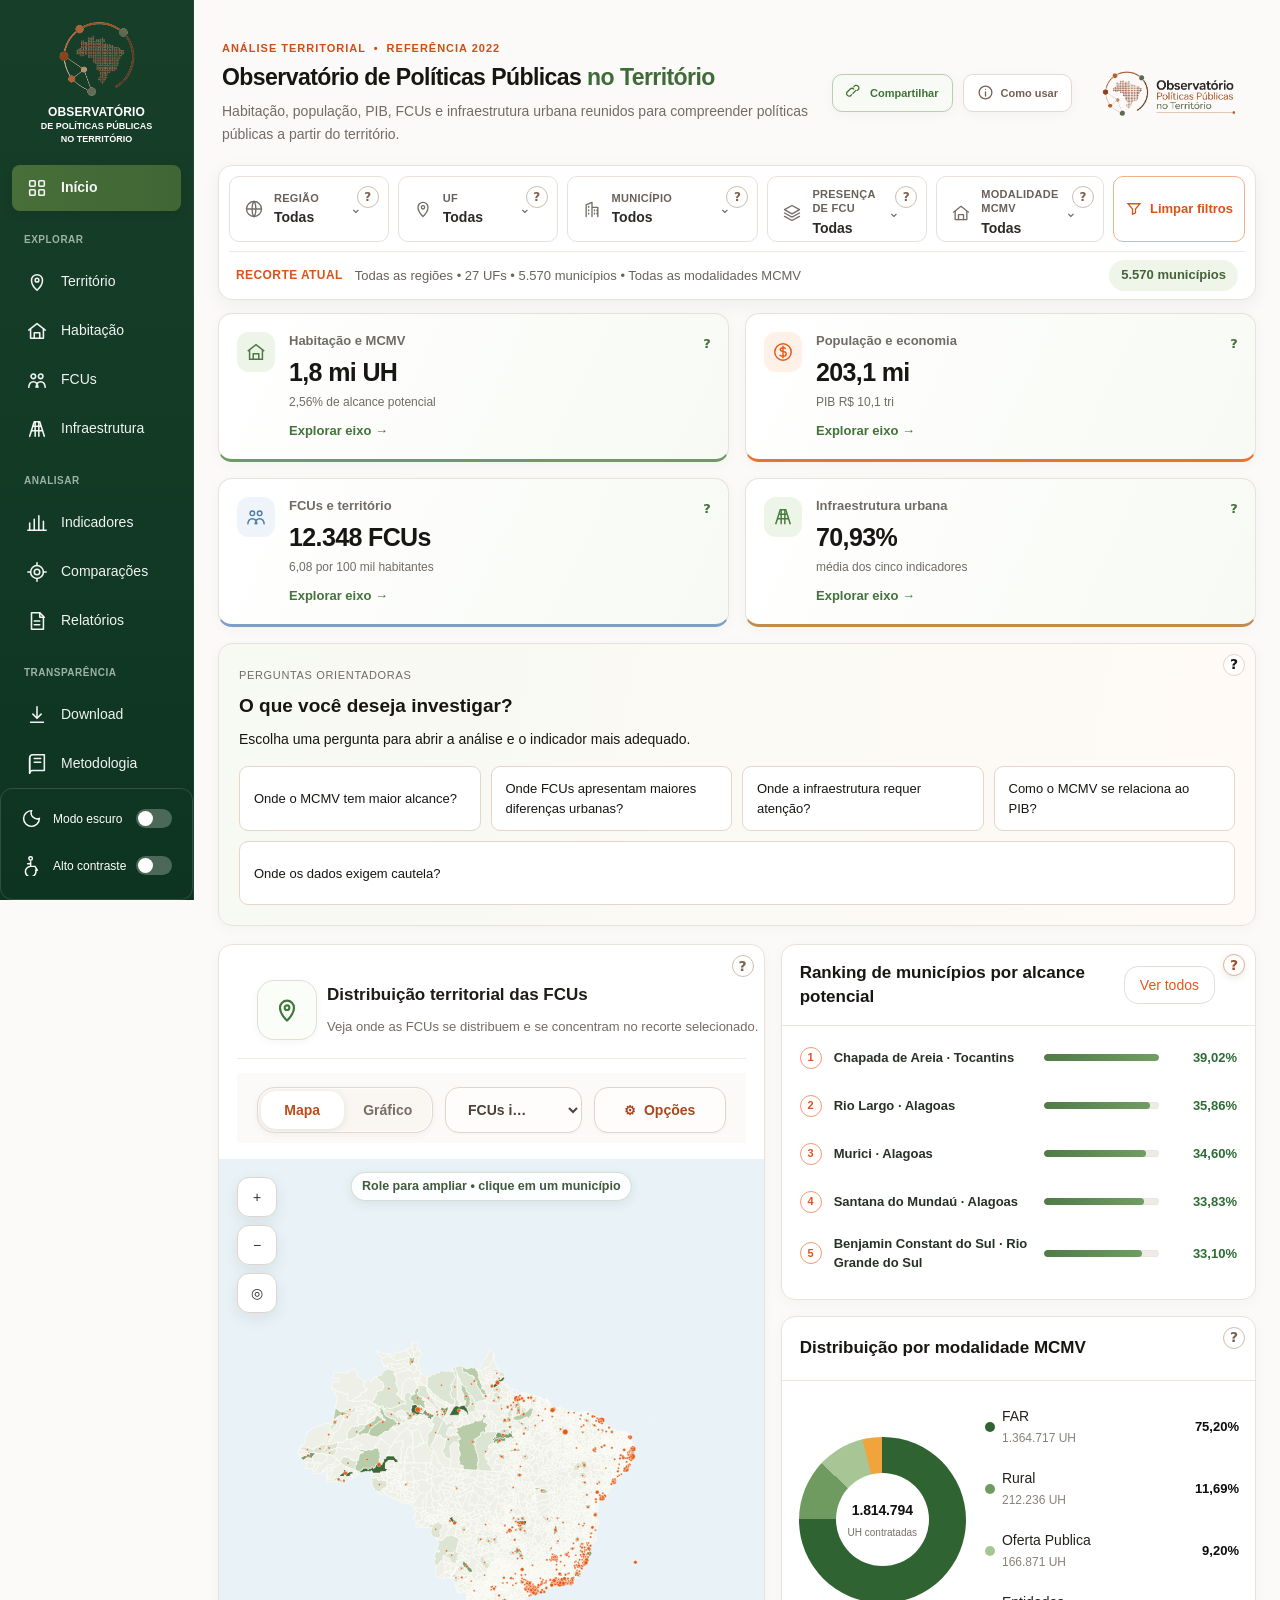
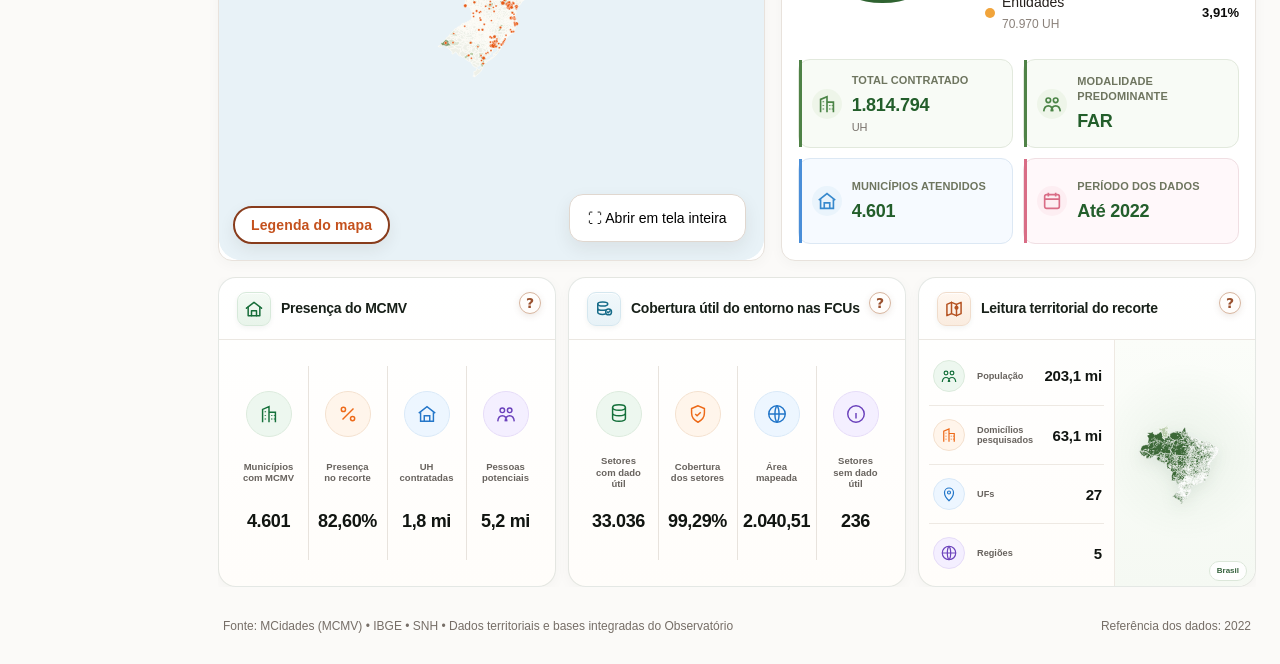
<file: index.html>
<!doctype html>
<html lang="pt-BR">
<head>
  <meta charset="utf-8">
  <meta name="viewport" content="width=device-width,initial-scale=1">
  <meta name="theme-color" content="#123d27">
  <meta name="description" content="Observatório de Políticas Públicas no Território — habitação, MCMV, população, PIB, FCUs e infraestrutura urbana em uma leitura territorial integrada.">
  <title>Observatório de Políticas Públicas no Território</title>
  <link rel="icon" href="assets/img/Logo2SimboloTerritorio.png" type="image/png">
  <link rel="stylesheet" href="assets/css/observatorio.css%3Fv=2.0.117.38.38.css">
  <link rel="stylesheet" href="assets/css/territorio-proporcional-v3.css%3Fv=2.0.117.31.31.css">
  <link rel="stylesheet" href="assets/css/territorio-layout-final-v6.css%3Fv=2.0.117.31.31.css">
  <link rel="stylesheet" href="assets/css/cobertura-sem-vazio-v11.css%3Fv=2.0.117.31.31.css">
  <link rel="stylesheet" href="assets/css/territorio-padronizado-v15.css%3Fv=2.0.117.31.31.css">
  <link rel="stylesheet" href="assets/css/territorio-grid-final-v23.css%3Fv=2.0.117.31.31.css">
  <link rel="stylesheet" href="assets/css/territorio-resumo-v24.css%3Fv=2.0.117.31.31.css">
  <link rel="stylesheet" href="assets/css/fcus-padronizado-v27.css%3Fv=2.0.117.31.31.css">
  <link rel="stylesheet" href="assets/css/fcus-resumo-v28.css%3Fv=2.0.117.31.31.css">
  <link rel="stylesheet" href="assets/css/indicadores-cards-v29.css%3Fv=2.0.117.31.31.css">
  <link rel="stylesheet" href="assets/css/indicadores-icones-v30.css%3Fv=2.0.117.31.31.css">
  <link rel="stylesheet" href="assets/css/indicadores-alinhamento-v31.css%3Fv=2.0.117.31.31.css">
  <link rel="stylesheet" href="assets/css/territorio-sintese-v32.css%3Fv=2.0.117.32.32.css">
  <link rel="stylesheet" href="assets/css/rankings-polidos-v33.css%3Fv=2.0.117.33.33.css">
  <link rel="stylesheet" href="assets/css/resumos-inicio-polidos-v34.css%3Fv=2.0.117.34.34.css">
  <link rel="stylesheet" href="assets/css/infra-resumos-polidos-v35.css%3Fv=2.0.117.35.35.css">
  <link rel="stylesheet" href="assets/css/resumo-habitacao-polido-v36.css%3Fv=2.0.117.36.36.css">
  <link rel="stylesheet" href="assets/css/rankings-ocupacao-total-v37.css%3Fv=2.0.117.37.37.css">
  <link rel="stylesheet" href="assets/css/rankings-ate-borda-v38.css%3Fv=2.0.117.38.38.css">
  <link rel="stylesheet" href="assets/css/fcus-cobertura-polida-v39.css%3Fv=2.0.117.39.39.css">
  <link rel="stylesheet" href="assets/css/distribuicoes-padronizadas-v40.css%3Fv=2.0.117.40.40.css">
  <link rel="stylesheet" href="assets/css/qualidade-cobertura-padronizada-v41.css%3Fv=2.0.117.41.41.css">
  <link rel="stylesheet" href="assets/css/infraestrutura-altura-alinhada-v42.css%3Fv=2.0.117.42.42.css">
  <link rel="stylesheet" href="assets/css/mapa-grafico-alinhados-v43.css%3Fv=2.0.117.43.43.css">
  <link rel="stylesheet" href="assets/css/resumos-icones-tipografia-v44.css%3Fv=2.0.117.44.44.css">
  <link rel="stylesheet" href="assets/css/numero-central-menor-v45.css%3Fv=2.0.117.45.45.css">
  <link rel="stylesheet" href="assets/css/numero-central-menor-v46.css%3Fv=2.0.117.46.46.css">
  <link rel="stylesheet" href="assets/css/tipografia-telas-v51.css%3Fv=2.0.117.51.51.css">
  <link rel="stylesheet" href="assets/css/tipografia-especifica-v52.css%3Fv=2.0.117.52.52.css">
  <link rel="stylesheet" href="assets/css/tipografia-hierarquia-v54.css%3Fv=2.0.117.54.54.css">
  <link rel="stylesheet" href="assets/css/tipografia-hierarquia-v55.css%3Fv=2.0.117.55.55.css">
  <link rel="stylesheet" href="assets/css/titulos-cartoes-iguais-v56.css%3Fv=2.0.117.56.56.css">
  <link rel="stylesheet" href="assets/css/ajustes-finais-v57.css%3Fv=2.0.117.57.57.css">
  <link rel="stylesheet" href="assets/css/titulos-uniformes-v58.css%3Fv=2.0.117.58.58.css">
  <link rel="stylesheet" href="assets/css/ajustes-componentes-v59.css%3Fv=2.0.117.59.59.css">
  <link rel="stylesheet" href="assets/css/ranking-inicio-corrigido-v60.css%3Fv=2.0.117.60.60.css">
  <link rel="stylesheet" href="assets/css/indicadores-resumo-padronizados-v61.css%3Fv=2.0.117.61.61.css">
  <link rel="stylesheet" href="assets/css/ajustes-padronizacao-v62.css%3Fv=2.0.117.62.62.css">
  <link rel="stylesheet" href="assets/css/infraestrutura-resumo-v63.css%3Fv=2.0.117.63.63.css">
  <link rel="stylesheet" href="assets/css/habitacao-resumo-v64.css%3Fv=2.0.117.64.64.css">
  <link rel="stylesheet" href="assets/css/fcus-area-mapeada-v65.css%3Fv=2.0.117.65.65.css">
  <link rel="stylesheet" href="assets/css/relatorios-altura-igual-v66.css%3Fv=2.0.117.66.66.css">
  <link rel="stylesheet" href="assets/css/fcus-area-sem-quebra-v67.css%3Fv=2.0.117.67.67.css">
  <link rel="stylesheet" href="assets/css/relatorios-resumo-exportacao-v68.css%3Fv=2.0.117.68.68.css">
  <link rel="stylesheet" href="assets/css/relatorios-rodape-exportacao-v69.css%3Fv=2.0.117.69.69.css">
  <link rel="stylesheet" href="assets/css/controles-funcionais-v70.css%3Fv=2.0.117.70.70.css">
  <link rel="stylesheet" href="assets/css/mapa-interativo-v71.css%3Fv=2.0.117.72.72.css">
  <link rel="stylesheet" href="assets/css/mapa-clique-estado-v72.css%3Fv=2.0.117.72.72.css">

<link rel="stylesheet" href="assets/css/referencia-v73.css%3Fv=73.css">
<link rel="stylesheet" href="assets/css/proporcoes-v74.css%3Fv=74.css">
  <link rel="stylesheet" href="assets/css/territorio-v75.css%3Fv=76.css">
  <link rel="stylesheet" href="assets/css/habitacao-polimento-v76.css?v=76">\n  <link rel="stylesheet" href="assets/css/habitacao-layout-v77.css?v=77">\n  <link rel="stylesheet" href="assets/css/habitacao-layout-v78.css">\n  <link rel="stylesheet" href="assets/css/habitacao-layout-v79.css?v=79">\n  <link rel="stylesheet" href="assets/css/habitacao-layout-v80.css?v=80">\n  <link rel="stylesheet" href="assets/css/habitacao-layout-v81.css?v=81">\n  <link rel="stylesheet" href="assets/css/habitacao-kpis-v82.css?v=82">\n  <link rel="stylesheet" href="assets/css/fcus-resumo-v83.css?v=83">\n  <link rel="stylesheet" href="assets/css/fcus-resumo-v86.css?v=86">\n\n
  <link rel="stylesheet" href="assets/css/resumos-lista-v87.css?v=87">
  <link rel="stylesheet" href="assets/css/resumos-ajuste-v88.css?v=88">
  <link rel="stylesheet" href="assets/css/resumos-ajuste-v89.css?v=89">
  <link rel="stylesheet" href="assets/css/resumos-ajuste-v90.css?v=90">
  <link rel="stylesheet" href="assets/css/resumos-icones-v91.css?v=91">
  <link rel="stylesheet" href="assets/css/resumos-icones-v92.css?v=92">
  <link rel="stylesheet" href="assets/css/resumos-padrao-fcus-v93.css?v=93">
  <link rel="stylesheet" href="assets/css/resumos-mesma-linha-v94.css?v=94">
  <link rel="stylesheet" href="assets/css/inicio-final-v104.css?v=104">
  <link rel="stylesheet" href="assets/css/inicio-numeros-v105.css?v=105">
  <link rel="stylesheet" href="assets/css/inicio-estabilidade-v106.css?v=106">
  <link rel="stylesheet" href="assets/css/habitacao-modelo-fcus-v110.css?v=118">
  <link rel="stylesheet" href="assets/css/infraestrutura-modelo-v117.css?v=121">
  <link rel="stylesheet" href="assets/css/infraestrutura-distribuicao-fix-v124.css?v=124">
  <link rel="stylesheet" href="assets/css/inicio-leitura-texto-v127.css?v=127">
</head>
<body id="observatorio-app">
  <button class="mobile-menu" id="mobileMenu" aria-label="Abrir menu">☰</button>
  <div class="mobile-overlay" id="mobileOverlay"></div>

  <aside class="sidebar" id="sidebar">
    <button class="brand" data-page="inicio" aria-label="Ir para o início">
      <img src="assets/img/Logo2SimboloTerritorioHeader.png" alt="">
      <strong>OBSERVATÓRIO</strong>
      <span>DE POLÍTICAS PÚBLICAS</span>
      <span>NO TERRITÓRIO</span>
    </button>
    <nav class="side-nav" aria-label="Navegação principal">
<button class="nav-item" data-page="inicio"><span class="nav-icon" data-icon="grid"></span><span>Início</span></button>
<span class="nav-group-label">EXPLORAR</span>
<button class="nav-item" data-page="territorio"><span class="nav-icon" data-icon="pin"></span><span>Território</span></button>
<button class="nav-item" data-page="habitacao"><span class="nav-icon" data-icon="home"></span><span>Habitação</span></button>
<button class="nav-item" data-page="fcus"><span class="nav-icon" data-icon="people"></span><span>FCUs</span></button>
<button class="nav-item" data-page="infraestrutura"><span class="nav-icon" data-icon="road"></span><span>Infraestrutura</span></button>
<span class="nav-group-label">ANALISAR</span>
<button class="nav-item" data-page="indicadores"><span class="nav-icon" data-icon="bars"></span><span>Indicadores</span></button>
<button class="nav-item" data-page="comparacoes"><span class="nav-icon" data-icon="target"></span><span>Comparações</span></button>
<button class="nav-item" data-page="relatorios"><span class="nav-icon" data-icon="file"></span><span>Relatórios</span></button>
<span class="nav-group-label">TRANSPARÊNCIA</span>
<button class="nav-item" data-page="downloads"><span class="nav-icon" data-icon="download"></span><span>Download</span></button>
<button class="nav-item" data-page="metodologia"><span class="nav-icon" data-icon="book"></span><span>Metodologia</span></button>
<button class="nav-item" data-page="sobre"><span class="nav-icon" data-icon="info"></span><span>Sobre o Projeto</span></button>
</nav>
    <div class="side-bottom">
      <button id="themeToggle" class="theme-toggle"><span data-icon="moon"></span><span>Modo escuro</span><i><b></b></i></button>
      <button id="contrastToggle" class="theme-toggle contrast-toggle" aria-pressed="false"><span data-icon="access"></span><span>Alto contraste</span><i><b></b></i></button>
    </div>
  </aside>

  <main class="app-shell">
    <header class="site-header">
      <div class="header-copy">
        <div class="eyebrow">ANÁLISE TERRITORIAL <b>•</b> REFERÊNCIA 2022</div>
        <h1 id="pageHeading">Observatório de Políticas Públicas <em>no Território</em></h1>
        <p id="pageSubtitle">Habitação, população, PIB, FCUs e infraestrutura urbana reunidos em uma leitura territorial integrada.</p>
      </div>
      <div class="header-actions"><button class="guide-trigger share-trigger" id="shareView" type="button"><span data-icon="link"></span><span>Compartilhar</span></button>
        <button class="guide-trigger" id="openGuide" type="button" aria-label="Abrir guia de uso do Observatório"><span data-icon="info"></span><span>Como usar</span></button>
        <img class="header-logo" src="assets/img/LogoObservatorioSelecionada.png" alt="Observatório de Políticas Públicas no Território">
      </div>
    </header>

    <section class="filters-shell" aria-label="Filtros globais">
      <div class="filters-row">
        <div class="filter-control" data-filter="region"><button class="filter-trigger" type="button"><span class="filter-icon" data-icon="globe"></span><span class="filter-copy"><small>REGIÃO</small><strong class="filter-value">Todas</strong></span><span class="chevron">⌄</span></button><div class="filter-menu"></div></div>
        <div class="filter-control" data-filter="uf"><button class="filter-trigger" type="button"><span class="filter-icon" data-icon="pin"></span><span class="filter-copy"><small>UF</small><strong class="filter-value">Todas</strong></span><span class="chevron">⌄</span></button><div class="filter-menu"></div></div>
        <div class="filter-control wide" data-filter="municipio"><button class="filter-trigger" type="button"><span class="filter-icon" data-icon="building"></span><span class="filter-copy"><small>MUNICÍPIO</small><strong class="filter-value">Todos</strong></span><span class="chevron">⌄</span></button><div class="filter-menu municipality-menu"><label class="menu-search"><span data-icon="search"></span><input id="municipalitySearch" placeholder="Buscar município"></label><div class="filter-options"></div></div></div>
        <div class="filter-control" data-filter="fcu"><button class="filter-trigger" type="button"><span class="filter-icon" data-icon="layers"></span><span class="filter-copy"><small>PRESENÇA DE FCU</small><strong class="filter-value">Todas</strong></span><span class="chevron">⌄</span></button><div class="filter-menu"></div></div>
        <div class="filter-control" data-filter="modalidade"><button class="filter-trigger" type="button"><span class="filter-icon" data-icon="home"></span><span class="filter-copy"><small>MODALIDADE MCMV</small><strong class="filter-value">Todas</strong></span><span class="chevron">⌄</span></button><div class="filter-menu"></div></div>
        <button class="clear-filters" id="clearFilters"><span data-icon="filter"></span>Limpar filtros</button>
      </div>
      <div class="filter-summary"><strong>RECORTE ATUAL</strong><span id="filterSummaryText">Todas as regiões • 27 UFs • 5.570 municípios • Todas as modalidades MCMV</span><b id="filterCount">5.570 municípios</b></div>
    </section>

    <div class="pages" id="pages">
      <section class="page active" data-page="inicio" id="page-inicio"></section>
      <section class="page" data-page="territorio" id="page-territorio"></section>
      <section class="page" data-page="indicadores" id="page-indicadores"></section>
      <section class="page" data-page="habitacao" id="page-habitacao"></section>
      <section class="page" data-page="fcus" id="page-fcus"></section>
      <section class="page" data-page="infraestrutura" id="page-infraestrutura"></section>
      <section class="page" data-page="comparacoes" id="page-comparacoes"></section>
      <section class="page" data-page="relatorios" id="page-relatorios"></section>
      <section class="page" data-page="downloads" id="page-downloads"></section>
      <section class="page" data-page="metodologia" id="page-metodologia"></section>
      <section class="page" data-page="sobre" id="page-sobre"></section>
    </div>

    <footer class="site-footer"><span>Fonte: MCidades (MCMV) • IBGE • SNH • Dados territoriais e bases integradas do Observatório</span><span>Referência dos dados: 2022</span></footer>
  </main>

  <div class="modal" id="modal" aria-hidden="true"><div class="modal-backdrop" data-close-modal></div><div class="modal-card"><button class="modal-close" data-close-modal>×</button><div id="modalContent"></div></div></div>
  <div class="toast" id="toast"></div>

  <script src="assets/js/dados/DadosObservatorioV1.js"></script>
  <script src="assets/js/dados/GeometriaMunicipalSimplificada.js"></script>
  <script src="assets/js/dados/GeometriaEstadosSimplificada.js"></script>
  <script src="assets/js/observatorio.js%3Fv=73?cache=127"></script>

  <!-- GitHub Pages: versão estática sem script de desafio do host de origem -->
</body>
</html>
</file>
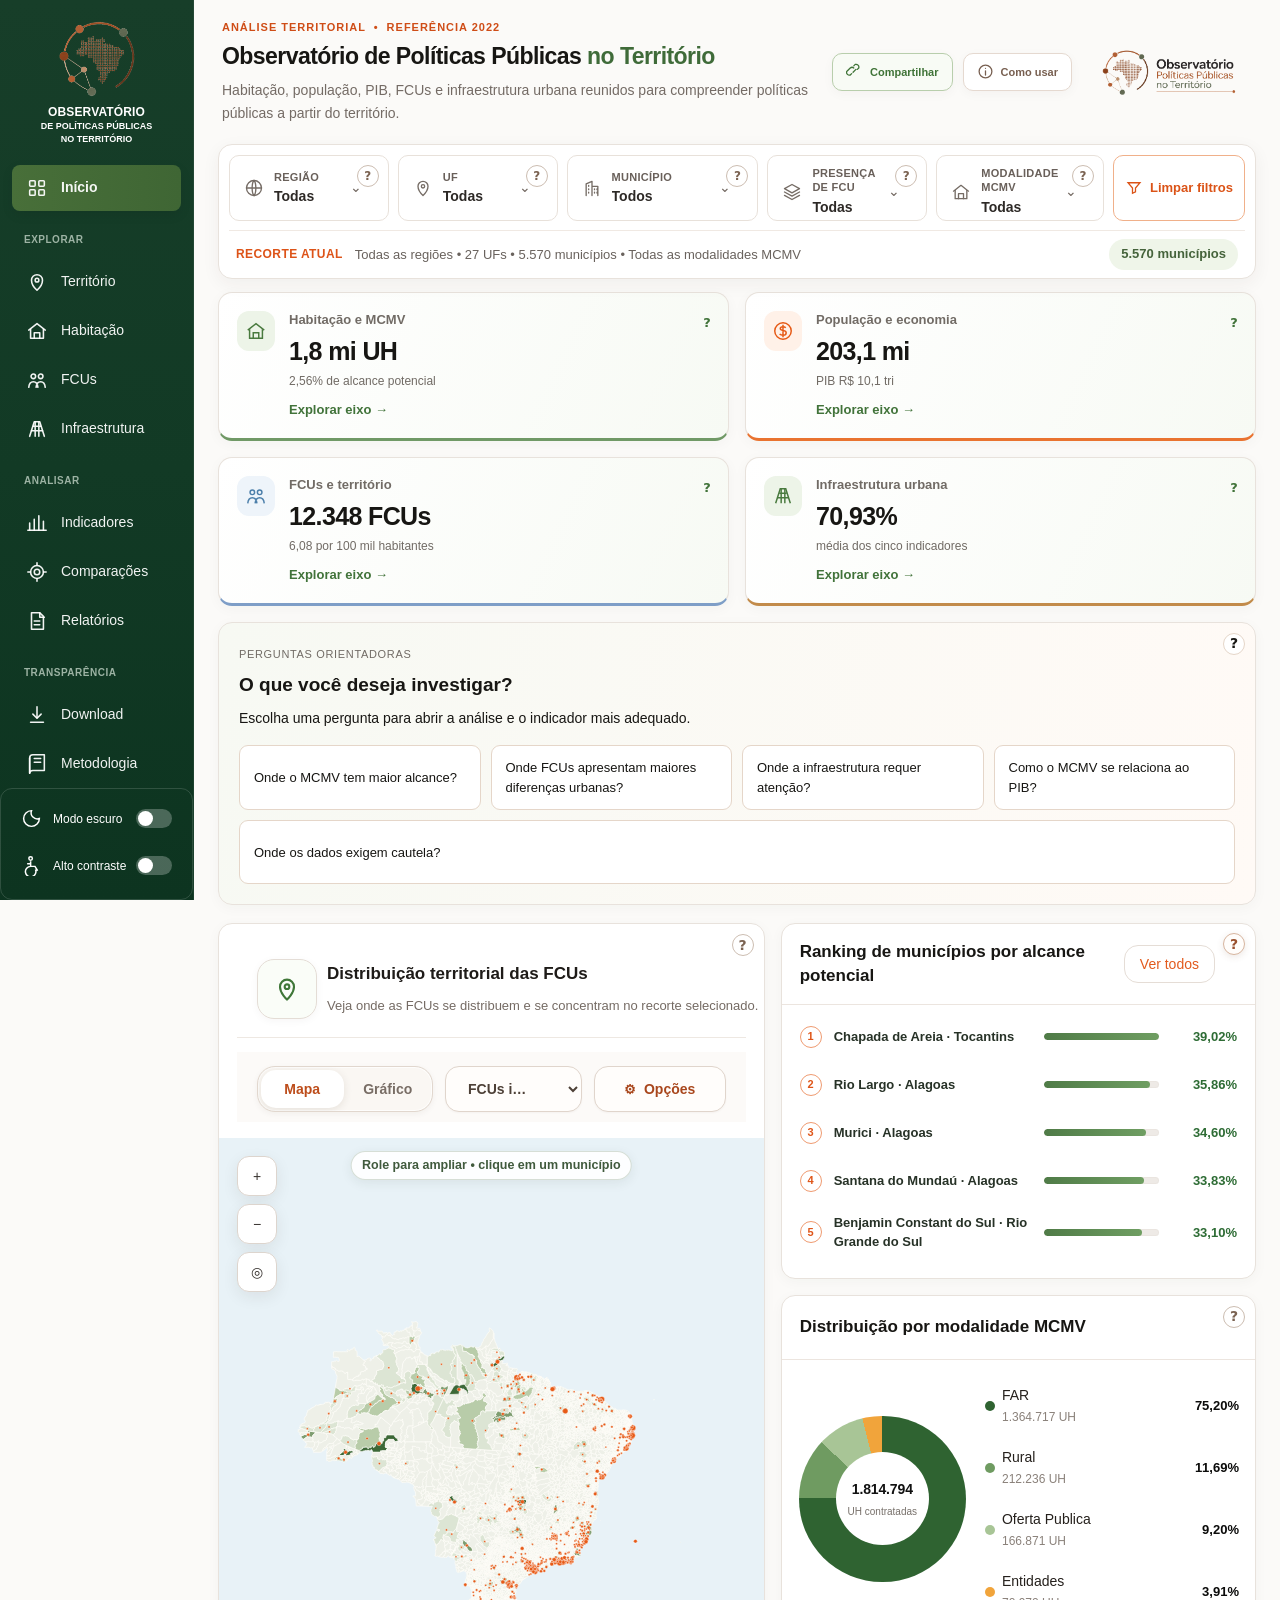
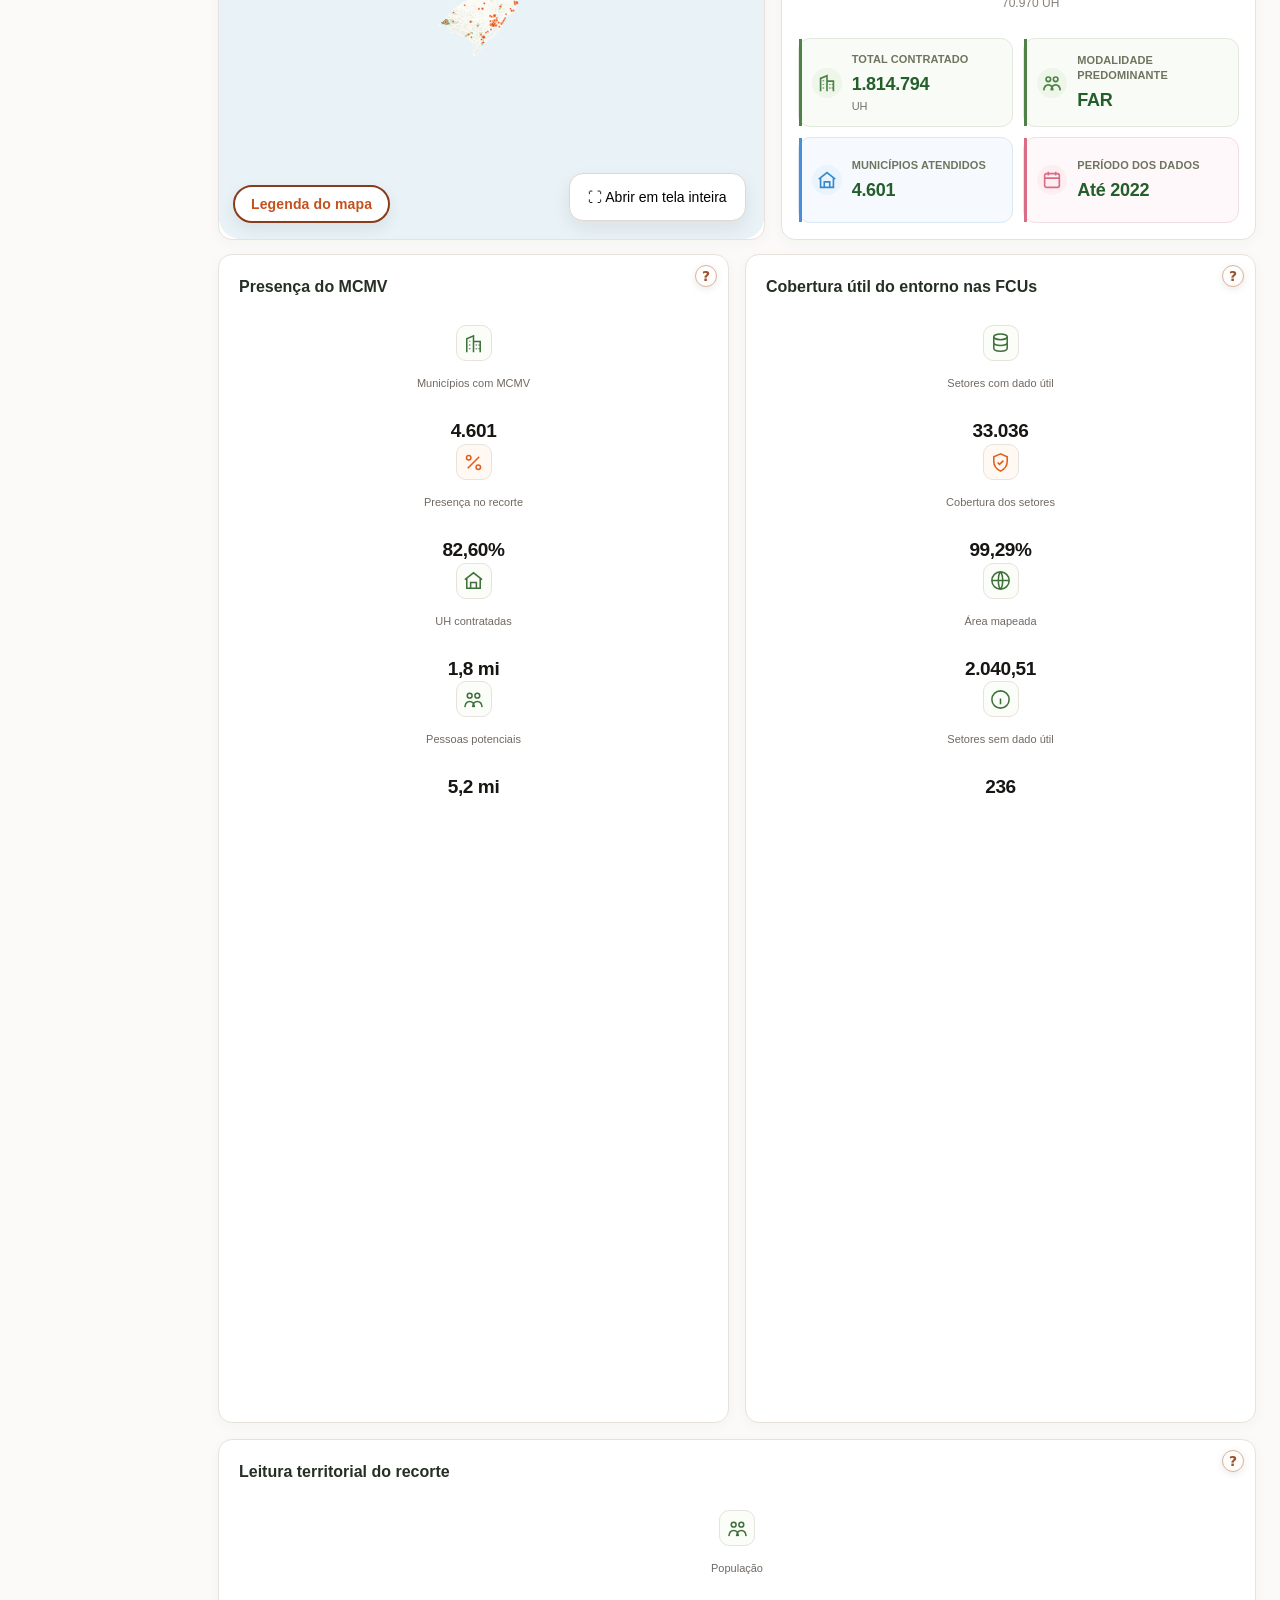
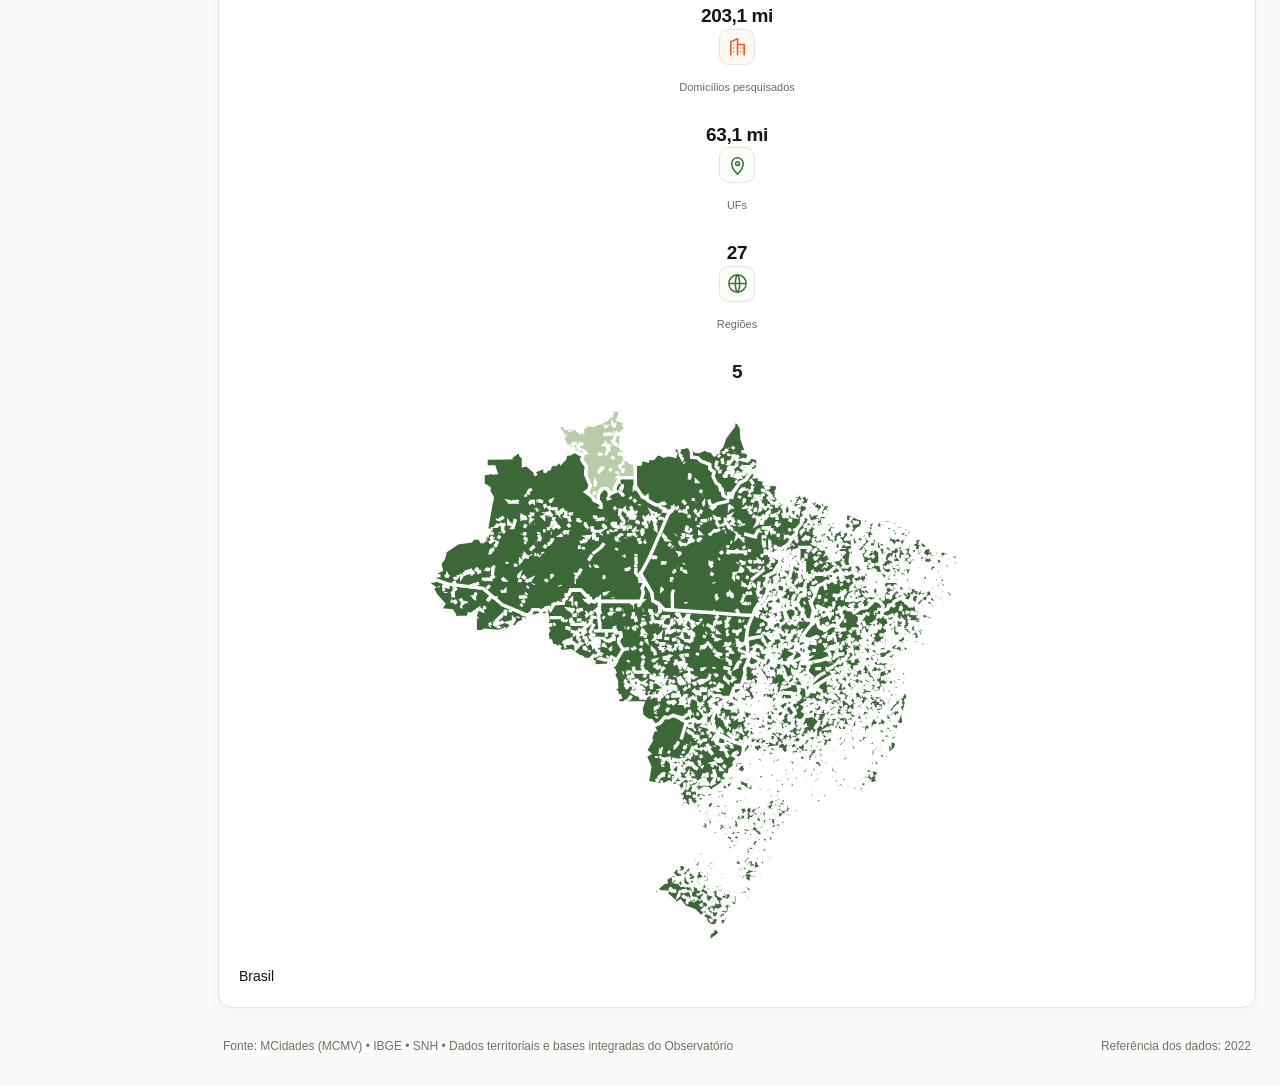
<file: robots.txt.html>
<!doctype html>
<html lang="pt-BR">
<head>
  <meta charset="utf-8">
  <meta name="viewport" content="width=device-width,initial-scale=1">
  <meta name="theme-color" content="#123d27">
  <meta name="description" content="Observatório de Políticas Públicas no Território — habitação, MCMV, população, PIB, FCUs e infraestrutura urbana em uma leitura territorial integrada.">
  <title>Observatório de Políticas Públicas no Território</title>
  <link rel="icon" href="assets/img/Logo2SimboloTerritorio.png" type="image/png">
  <link rel="stylesheet" href="assets/css/observatorio.css%3Fv=2.0.117.38.38.css">
  <link rel="stylesheet" href="assets/css/territorio-proporcional-v3.css%3Fv=2.0.117.31.31.css">
  <link rel="stylesheet" href="assets/css/territorio-layout-final-v6.css%3Fv=2.0.117.31.31.css">
  <link rel="stylesheet" href="assets/css/cobertura-sem-vazio-v11.css%3Fv=2.0.117.31.31.css">
  <link rel="stylesheet" href="assets/css/territorio-padronizado-v15.css%3Fv=2.0.117.31.31.css">
  <link rel="stylesheet" href="assets/css/territorio-grid-final-v23.css%3Fv=2.0.117.31.31.css">
  <link rel="stylesheet" href="assets/css/territorio-resumo-v24.css%3Fv=2.0.117.31.31.css">
  <link rel="stylesheet" href="assets/css/fcus-padronizado-v27.css%3Fv=2.0.117.31.31.css">
  <link rel="stylesheet" href="assets/css/fcus-resumo-v28.css%3Fv=2.0.117.31.31.css">
  <link rel="stylesheet" href="assets/css/indicadores-cards-v29.css%3Fv=2.0.117.31.31.css">
  <link rel="stylesheet" href="assets/css/indicadores-icones-v30.css%3Fv=2.0.117.31.31.css">
  <link rel="stylesheet" href="assets/css/indicadores-alinhamento-v31.css%3Fv=2.0.117.31.31.css">
  <link rel="stylesheet" href="assets/css/territorio-sintese-v32.css%3Fv=2.0.117.32.32.css">
  <link rel="stylesheet" href="assets/css/rankings-polidos-v33.css%3Fv=2.0.117.33.33.css">
  <link rel="stylesheet" href="assets/css/resumos-inicio-polidos-v34.css%3Fv=2.0.117.34.34.css">
  <link rel="stylesheet" href="assets/css/infra-resumos-polidos-v35.css%3Fv=2.0.117.35.35.css">
  <link rel="stylesheet" href="assets/css/resumo-habitacao-polido-v36.css%3Fv=2.0.117.36.36.css">
  <link rel="stylesheet" href="assets/css/rankings-ocupacao-total-v37.css%3Fv=2.0.117.37.37.css">
  <link rel="stylesheet" href="assets/css/rankings-ate-borda-v38.css%3Fv=2.0.117.38.38.css">
  <link rel="stylesheet" href="assets/css/fcus-cobertura-polida-v39.css%3Fv=2.0.117.39.39.css">
  <link rel="stylesheet" href="assets/css/distribuicoes-padronizadas-v40.css%3Fv=2.0.117.40.40.css">
  <link rel="stylesheet" href="assets/css/qualidade-cobertura-padronizada-v41.css%3Fv=2.0.117.41.41.css">
  <link rel="stylesheet" href="assets/css/infraestrutura-altura-alinhada-v42.css%3Fv=2.0.117.42.42.css">
  <link rel="stylesheet" href="assets/css/mapa-grafico-alinhados-v43.css%3Fv=2.0.117.43.43.css">
  <link rel="stylesheet" href="assets/css/resumos-icones-tipografia-v44.css%3Fv=2.0.117.44.44.css">
  <link rel="stylesheet" href="assets/css/numero-central-menor-v45.css%3Fv=2.0.117.45.45.css">
  <link rel="stylesheet" href="assets/css/numero-central-menor-v46.css%3Fv=2.0.117.46.46.css">
  <link rel="stylesheet" href="assets/css/tipografia-telas-v51.css%3Fv=2.0.117.51.51.css">
  <link rel="stylesheet" href="assets/css/tipografia-especifica-v52.css%3Fv=2.0.117.52.52.css">
  <link rel="stylesheet" href="assets/css/tipografia-hierarquia-v54.css%3Fv=2.0.117.54.54.css">
  <link rel="stylesheet" href="assets/css/tipografia-hierarquia-v55.css%3Fv=2.0.117.55.55.css">
  <link rel="stylesheet" href="assets/css/titulos-cartoes-iguais-v56.css%3Fv=2.0.117.56.56.css">
  <link rel="stylesheet" href="assets/css/ajustes-finais-v57.css%3Fv=2.0.117.57.57.css">
  <link rel="stylesheet" href="assets/css/titulos-uniformes-v58.css%3Fv=2.0.117.58.58.css">
  <link rel="stylesheet" href="assets/css/ajustes-componentes-v59.css%3Fv=2.0.117.59.59.css">
  <link rel="stylesheet" href="assets/css/ranking-inicio-corrigido-v60.css%3Fv=2.0.117.60.60.css">
  <link rel="stylesheet" href="assets/css/indicadores-resumo-padronizados-v61.css%3Fv=2.0.117.61.61.css">
  <link rel="stylesheet" href="assets/css/ajustes-padronizacao-v62.css%3Fv=2.0.117.62.62.css">
  <link rel="stylesheet" href="assets/css/infraestrutura-resumo-v63.css%3Fv=2.0.117.63.63.css">
  <link rel="stylesheet" href="assets/css/habitacao-resumo-v64.css%3Fv=2.0.117.64.64.css">
  <link rel="stylesheet" href="assets/css/fcus-area-mapeada-v65.css%3Fv=2.0.117.65.65.css">
  <link rel="stylesheet" href="assets/css/relatorios-altura-igual-v66.css%3Fv=2.0.117.66.66.css">
  <link rel="stylesheet" href="assets/css/fcus-area-sem-quebra-v67.css%3Fv=2.0.117.67.67.css">
  <link rel="stylesheet" href="assets/css/relatorios-resumo-exportacao-v68.css%3Fv=2.0.117.68.68.css">
  <link rel="stylesheet" href="assets/css/relatorios-rodape-exportacao-v69.css%3Fv=2.0.117.69.69.css">
  <link rel="stylesheet" href="assets/css/controles-funcionais-v70.css%3Fv=2.0.117.70.70.css">
  <link rel="stylesheet" href="assets/css/mapa-interativo-v71.css%3Fv=2.0.117.72.72.css">
  <link rel="stylesheet" href="assets/css/mapa-clique-estado-v72.css%3Fv=2.0.117.72.72.css">

<link rel="stylesheet" href="assets/css/referencia-v73.css%3Fv=73.css">
<link rel="stylesheet" href="assets/css/proporcoes-v74.css%3Fv=74.css">
  <link rel="stylesheet" href="assets/css/territorio-v75.css%3Fv=76.css">
</head>
<body id="observatorio-app">
  <button class="mobile-menu" id="mobileMenu" aria-label="Abrir menu">☰</button>
  <div class="mobile-overlay" id="mobileOverlay"></div>

  <aside class="sidebar" id="sidebar">
    <button class="brand" data-page="inicio" aria-label="Ir para o início">
      <img src="assets/img/Logo2SimboloTerritorioHeader.png" alt="">
      <strong>OBSERVATÓRIO</strong>
      <span>DE POLÍTICAS PÚBLICAS</span>
      <span>NO TERRITÓRIO</span>
    </button>
    <nav class="side-nav" aria-label="Navegação principal">
<button class="nav-item" data-page="inicio"><span class="nav-icon" data-icon="grid"></span><span>Início</span></button>
<span class="nav-group-label">EXPLORAR</span>
<button class="nav-item" data-page="territorio"><span class="nav-icon" data-icon="pin"></span><span>Território</span></button>
<button class="nav-item" data-page="habitacao"><span class="nav-icon" data-icon="home"></span><span>Habitação</span></button>
<button class="nav-item" data-page="fcus"><span class="nav-icon" data-icon="people"></span><span>FCUs</span></button>
<button class="nav-item" data-page="infraestrutura"><span class="nav-icon" data-icon="road"></span><span>Infraestrutura</span></button>
<span class="nav-group-label">ANALISAR</span>
<button class="nav-item" data-page="indicadores"><span class="nav-icon" data-icon="bars"></span><span>Indicadores</span></button>
<button class="nav-item" data-page="comparacoes"><span class="nav-icon" data-icon="target"></span><span>Comparações</span></button>
<button class="nav-item" data-page="relatorios"><span class="nav-icon" data-icon="file"></span><span>Relatórios</span></button>
<span class="nav-group-label">TRANSPARÊNCIA</span>
<button class="nav-item" data-page="downloads"><span class="nav-icon" data-icon="download"></span><span>Download</span></button>
<button class="nav-item" data-page="metodologia"><span class="nav-icon" data-icon="book"></span><span>Metodologia</span></button>
<button class="nav-item" data-page="sobre"><span class="nav-icon" data-icon="info"></span><span>Sobre o Projeto</span></button>
</nav>
    <div class="side-bottom">
      <button id="themeToggle" class="theme-toggle"><span data-icon="moon"></span><span>Modo escuro</span><i><b></b></i></button>
      <button id="contrastToggle" class="theme-toggle contrast-toggle" aria-pressed="false"><span data-icon="access"></span><span>Alto contraste</span><i><b></b></i></button>
    </div>
  </aside>

  <main class="app-shell">
    <header class="site-header">
      <div class="header-copy">
        <div class="eyebrow">ANÁLISE TERRITORIAL <b>•</b> REFERÊNCIA 2022</div>
        <h1 id="pageHeading">Observatório de Políticas Públicas <em>no Território</em></h1>
        <p id="pageSubtitle">Habitação, população, PIB, FCUs e infraestrutura urbana reunidos em uma leitura territorial integrada.</p>
      </div>
      <div class="header-actions"><button class="guide-trigger share-trigger" id="shareView" type="button"><span data-icon="link"></span><span>Compartilhar</span></button>
        <button class="guide-trigger" id="openGuide" type="button" aria-label="Abrir guia de uso do Observatório"><span data-icon="info"></span><span>Como usar</span></button>
        <img class="header-logo" src="assets/img/LogoObservatorioSelecionada.png" alt="Observatório de Políticas Públicas no Território">
      </div>
    </header>

    <section class="filters-shell" aria-label="Filtros globais">
      <div class="filters-row">
        <div class="filter-control" data-filter="region"><button class="filter-trigger" type="button"><span class="filter-icon" data-icon="globe"></span><span class="filter-copy"><small>REGIÃO</small><strong class="filter-value">Todas</strong></span><span class="chevron">⌄</span></button><div class="filter-menu"></div></div>
        <div class="filter-control" data-filter="uf"><button class="filter-trigger" type="button"><span class="filter-icon" data-icon="pin"></span><span class="filter-copy"><small>UF</small><strong class="filter-value">Todas</strong></span><span class="chevron">⌄</span></button><div class="filter-menu"></div></div>
        <div class="filter-control wide" data-filter="municipio"><button class="filter-trigger" type="button"><span class="filter-icon" data-icon="building"></span><span class="filter-copy"><small>MUNICÍPIO</small><strong class="filter-value">Todos</strong></span><span class="chevron">⌄</span></button><div class="filter-menu municipality-menu"><label class="menu-search"><span data-icon="search"></span><input id="municipalitySearch" placeholder="Buscar município"></label><div class="filter-options"></div></div></div>
        <div class="filter-control" data-filter="fcu"><button class="filter-trigger" type="button"><span class="filter-icon" data-icon="layers"></span><span class="filter-copy"><small>PRESENÇA DE FCU</small><strong class="filter-value">Todas</strong></span><span class="chevron">⌄</span></button><div class="filter-menu"></div></div>
        <div class="filter-control" data-filter="modalidade"><button class="filter-trigger" type="button"><span class="filter-icon" data-icon="home"></span><span class="filter-copy"><small>MODALIDADE MCMV</small><strong class="filter-value">Todas</strong></span><span class="chevron">⌄</span></button><div class="filter-menu"></div></div>
        <button class="clear-filters" id="clearFilters"><span data-icon="filter"></span>Limpar filtros</button>
      </div>
      <div class="filter-summary"><strong>RECORTE ATUAL</strong><span id="filterSummaryText">Todas as regiões • 27 UFs • 5.570 municípios • Todas as modalidades MCMV</span><b id="filterCount">5.570 municípios</b></div>
    </section>

    <div class="pages" id="pages">
      <section class="page active" data-page="inicio" id="page-inicio"></section>
      <section class="page" data-page="territorio" id="page-territorio"></section>
      <section class="page" data-page="indicadores" id="page-indicadores"></section>
      <section class="page" data-page="habitacao" id="page-habitacao"></section>
      <section class="page" data-page="fcus" id="page-fcus"></section>
      <section class="page" data-page="infraestrutura" id="page-infraestrutura"></section>
      <section class="page" data-page="comparacoes" id="page-comparacoes"></section>
      <section class="page" data-page="relatorios" id="page-relatorios"></section>
      <section class="page" data-page="downloads" id="page-downloads"></section>
      <section class="page" data-page="metodologia" id="page-metodologia"></section>
      <section class="page" data-page="sobre" id="page-sobre"></section>
    </div>

    <footer class="site-footer"><span>Fonte: MCidades (MCMV) • IBGE • SNH • Dados territoriais e bases integradas do Observatório</span><span>Referência dos dados: 2022</span></footer>
  </main>

  <div class="modal" id="modal" aria-hidden="true"><div class="modal-backdrop" data-close-modal></div><div class="modal-card"><button class="modal-close" data-close-modal>×</button><div id="modalContent"></div></div></div>
  <div class="toast" id="toast"></div>

  <script src="assets/js/dados/DadosObservatorioV1.js"></script>
  <script src="assets/js/dados/GeometriaMunicipalSimplificada.js"></script>
  <script src="assets/js/dados/GeometriaEstadosSimplificada.js"></script>
  <script src="assets/js/observatorio.js%3Fv=73"></script>

</body>
</html>
</file>
<file: assets/css/habitacao-polimento-v76.css>
/* v76 — polimento visual específico da página Habitação
   Corrige proporções, fluxo vertical, tipografia e alinhamentos sem alterar dados. */

#page-habitacao{
  --housing-gap:16px;
}

/* KPIs: cinco cartões proporcionais em uma única linha em telas largas */
#page-habitacao .kpi-grid.five{
  grid-template-columns:repeat(5,minmax(0,1fr)) !important;
  gap:var(--housing-gap) !important;
  align-items:stretch !important;
  margin-bottom:18px !important;
}

#page-habitacao .kpi-card{
  min-height:122px !important;
  height:auto !important;
  padding:16px 15px !important;
  grid-template-columns:50px minmax(0,1fr) !important;
  gap:12px !important;
  align-items:center !important;
}

#page-habitacao .kpi-icon{
  width:48px !important;
  height:48px !important;
  border-radius:12px !important;
}

#page-habitacao .kpi-copy small{
  min-height:32px !important;
  margin:0 0 4px !important;
  font-size:11px !important;
  line-height:1.4 !important;
  font-weight:700 !important;
}

#page-habitacao .kpi-copy strong{
  font-size:24px !important;
  line-height:1.18 !important;
  letter-spacing:-.025em !important;
  margin:0 !important;
}

#page-habitacao .kpi-copy span{
  margin-top:6px !important;
  font-size:12px !important;
  line-height:1.4 !important;
}

/* Mapa + coluna lateral: altura passa a ser determinada pelo conteúdo.
   Isso elimina a sobreposição que aparecia antes dos cartões inferiores. */
#page-habitacao .housing-split{
  grid-template-columns:minmax(0,1.18fr) minmax(430px,.92fr) !important;
  gap:var(--housing-gap) !important;
  align-items:stretch !important;
  margin-bottom:18px !important;
  height:auto !important;
  min-height:0 !important;
  overflow:visible !important;
}

#page-habitacao .housing-map-card{
  display:flex !important;
  flex-direction:column !important;
  height:auto !important;
  min-height:748px !important;
  overflow:hidden !important;
}

#page-habitacao .housing-map-card .card-head{
  flex:0 0 auto !important;
}

#page-habitacao #housingMap{
  flex:1 1 auto !important;
  height:auto !important;
  min-height:680px !important;
}

#page-habitacao .housing-side{
  display:flex !important;
  flex-direction:column !important;
  gap:var(--housing-gap) !important;
  height:auto !important;
  min-height:0 !important;
  align-self:start !important;
  overflow:visible !important;
}

#page-habitacao .housing-side > .card{
  flex:0 0 auto !important;
  height:auto !important;
  min-height:0 !important;
  overflow:visible !important;
}

/* Ranking: linhas mais arejadas e números alinhados */
#page-habitacao .rank-card .ranking-list{
  padding:8px 18px 12px !important;
}

#page-habitacao .rank-card .rank-row{
  grid-template-columns:26px minmax(125px,1.25fr) minmax(80px,.9fr) 78px !important;
  gap:11px !important;
  min-height:47px !important;
  padding:7px 0 !important;
}

#page-habitacao .rank-card .rank-name{
  font-size:13px !important;
  line-height:1.35 !important;
  font-weight:650 !important;
}

#page-habitacao .rank-card .rank-value{
  font-size:13px !important;
  line-height:1.3 !important;
  font-weight:750 !important;
  text-align:right !important;
}

#page-habitacao .target-rank-footer{
  min-height:46px !important;
  padding:10px 16px !important;
  font-size:13px !important;
}

/* Modalidades: versão compacta para caber naturalmente abaixo do ranking */
#page-habitacao .housing-donut-card .ref-modality-content{
  gap:12px !important;
  padding:14px 16px 16px !important;
}

#page-habitacao .housing-donut-card .ref-modality-panel{
  grid-template-columns:148px minmax(0,1fr) !important;
  gap:16px !important;
  padding:2px 0 !important;
}

#page-habitacao .housing-donut-card .ref-donut{
  width:146px !important;
  max-width:146px !important;
}

#page-habitacao .housing-donut-card .ref-legend{
  gap:9px !important;
}

#page-habitacao .housing-donut-card .ref-legend-row span{
  font-size:12.5px !important;
  line-height:1.3 !important;
}

#page-habitacao .housing-donut-card .ref-legend-row small{
  font-size:11px !important;
  line-height:1.3 !important;
}

#page-habitacao .housing-donut-card .ref-legend-row b{
  font-size:12px !important;
}

#page-habitacao .housing-donut-card .ref-modality-summary{
  grid-template-columns:repeat(4,minmax(0,1fr)) !important;
  gap:8px !important;
}

#page-habitacao .housing-donut-card .ref-summary-box{
  grid-template-columns:28px minmax(0,1fr) !important;
  gap:8px !important;
  min-height:82px !important;
  padding:10px !important;
  align-items:center !important;
}

#page-habitacao .housing-donut-card .ref-summary-icon{
  width:28px !important;
  height:28px !important;
}

#page-habitacao .housing-donut-card .ref-summary-box small{
  min-height:30px !important;
  margin:0 0 3px !important;
  font-size:9.5px !important;
  line-height:1.25 !important;
  font-weight:700 !important;
}

#page-habitacao .housing-donut-card .ref-summary-box strong{
  font-size:14px !important;
  line-height:1.2 !important;
  letter-spacing:-.01em !important;
}

#page-habitacao .housing-donut-card .ref-summary-box em{
  margin-top:2px !important;
  font-size:10px !important;
}

/* Sínteses inferiores: três cartões equivalentes, na mesma linha */
#page-habitacao .housing-bottom{
  grid-template-columns:repeat(3,minmax(0,1fr)) !important;
  grid-auto-rows:auto !important;
  gap:var(--housing-gap) !important;
  align-items:stretch !important;
  margin-top:0 !important;
}

#page-habitacao .housing-bottom > article,
#page-habitacao .housing-bottom > article:last-child:nth-child(3){
  grid-column:auto !important;
}

#page-habitacao .housing-bottom > .metric-card{
  display:flex !important;
  flex-direction:column !important;
  min-height:270px !important;
  height:auto !important;
  padding:20px !important;
  overflow:hidden !important;
}

#page-habitacao .housing-bottom > .metric-card > h3{
  min-height:25px !important;
  margin:0 0 18px !important;
  padding-right:24px !important;
  font-size:17px !important;
  line-height:1.35 !important;
  font-weight:700 !important;
}

#page-habitacao .housing-bottom .reading-grid,
#page-habitacao .housing-bottom > article:last-child:nth-child(3) .reading-grid{
  flex:1 1 auto !important;
  display:grid !important;
  grid-template-columns:repeat(2,minmax(0,1fr)) !important;
  gap:14px 10px !important;
  align-items:start !important;
  align-content:center !important;
  height:auto !important;
  min-height:0 !important;
}

#page-habitacao .housing-bottom .reading-item{
  display:flex !important;
  flex-direction:column !important;
  align-items:center !important;
  justify-content:flex-start !important;
  min-height:98px !important;
  padding:4px 8px !important;
  text-align:center !important;
  border:0 !important;
}

#page-habitacao .housing-bottom .reading-item .mini-icon{
  width:38px !important;
  height:38px !important;
  margin:0 auto 7px !important;
}

#page-habitacao .housing-bottom .reading-item small{
  min-height:31px !important;
  margin:0 !important;
  font-size:11.5px !important;
  line-height:1.35 !important;
  font-weight:650 !important;
  color:#665f59 !important;
  text-transform:none !important;
}

#page-habitacao .housing-bottom .reading-item strong{
  margin:4px 0 0 !important;
  font-size:20px !important;
  line-height:1.2 !important;
  font-weight:750 !important;
  letter-spacing:-.02em !important;
  white-space:nowrap !important;
}

#page-habitacao .housing-bottom .reading-item .reading-note{
  display:block !important;
  max-width:190px !important;
  min-height:0 !important;
  margin:6px auto 0 !important;
  font-size:11px !important;
  line-height:1.35 !important;
  color:#7a736d !important;
  text-transform:none !important;
}

/* títulos e cabeçalhos: mesma hierarquia em toda a tela */
#page-habitacao .card-head{
  min-height:64px !important;
  padding:15px 18px !important;
}

#page-habitacao .card-head h2,
#page-habitacao .card-head h3{
  font-size:18px !important;
  line-height:1.3 !important;
  font-weight:700 !important;
  text-transform:none !important;
  letter-spacing:0 !important;
}

/* Breakpoints focados no conteúdo útil da página */
@media (max-width:1300px){
  #page-habitacao .kpi-grid.five{
    grid-template-columns:repeat(3,minmax(0,1fr)) !important;
  }

  #page-habitacao .housing-split{
    grid-template-columns:minmax(0,1.08fr) minmax(390px,.92fr) !important;
  }

  #page-habitacao .housing-donut-card .ref-modality-summary{
    grid-template-columns:repeat(2,minmax(0,1fr)) !important;
  }

  #page-habitacao .housing-bottom{
    grid-template-columns:repeat(2,minmax(0,1fr)) !important;
  }

  #page-habitacao .housing-bottom > article:last-child:nth-child(3){
    grid-column:1/-1 !important;
  }

  #page-habitacao .housing-bottom > article:last-child:nth-child(3) .reading-grid{
    grid-template-columns:repeat(4,minmax(0,1fr)) !important;
  }
}

@media (max-width:1050px){
  #page-habitacao .housing-split{
    grid-template-columns:1fr !important;
  }

  #page-habitacao .housing-map-card{
    min-height:600px !important;
  }

  #page-habitacao #housingMap{
    min-height:530px !important;
  }

  #page-habitacao .housing-side{
    display:grid !important;
    grid-template-columns:1fr 1fr !important;
    align-items:start !important;
  }
}

@media (max-width:820px){
  #page-habitacao .kpi-grid.five{
    grid-template-columns:repeat(2,minmax(0,1fr)) !important;
  }

  #page-habitacao .housing-side{
    grid-template-columns:1fr !important;
  }

  #page-habitacao .housing-bottom{
    grid-template-columns:1fr !important;
  }

  #page-habitacao .housing-bottom > article:last-child:nth-child(3){
    grid-column:auto !important;
  }

  #page-habitacao .housing-bottom > article:last-child:nth-child(3) .reading-grid{
    grid-template-columns:repeat(2,minmax(0,1fr)) !important;
  }
}

@media (max-width:520px){
  #page-habitacao .kpi-grid.five{
    grid-template-columns:1fr !important;
  }

  #page-habitacao .kpi-card{
    min-height:108px !important;
  }

  #page-habitacao .housing-map-card{
    min-height:510px !important;
  }

  #page-habitacao #housingMap{
    min-height:440px !important;
  }

  #page-habitacao .housing-donut-card .ref-modality-panel{
    grid-template-columns:1fr !important;
  }

  #page-habitacao .housing-donut-card .ref-modality-summary{
    grid-template-columns:1fr 1fr !important;
  }

  #page-habitacao .housing-bottom .reading-grid{
    grid-template-columns:1fr 1fr !important;
  }
}
</file>
<file: assets/css/habitacao-layout-v77.css>
/* v77 — Habitação: composição proporcional entre mapa, ranking, modalidades e resumos
   Objetivo: ranking compacto + donut abaixo na mesma altura total do mapa;
   três cartões inferiores alinhados e padronizados. */

#page-habitacao{
  --housing-gap:16px;
  --housing-main-height:700px;
  --housing-rank-height:315px;
  --housing-donut-height:369px;
}

/* ===== BLOCO PRINCIPAL: MAPA À ESQUERDA + RANKING/DONUT À DIREITA ===== */
@media (min-width:1051px){
  #page-habitacao .housing-split{
    display:grid !important;
    grid-template-columns:minmax(0,1.24fr) minmax(390px,.92fr) !important;
    gap:var(--housing-gap) !important;
    height:var(--housing-main-height) !important;
    min-height:var(--housing-main-height) !important;
    align-items:stretch !important;
    overflow:visible !important;
    margin-bottom:18px !important;
  }

  #page-habitacao .housing-map-card{
    height:var(--housing-main-height) !important;
    min-height:0 !important;
    align-self:stretch !important;
  }

  #page-habitacao .housing-map-card .card-head{
    flex:0 0 auto !important;
  }

  #page-habitacao #housingMap{
    flex:1 1 auto !important;
    height:auto !important;
    min-height:0 !important;
  }

  #page-habitacao .housing-side{
    display:grid !important;
    grid-template-columns:1fr !important;
    grid-template-rows:var(--housing-rank-height) var(--housing-donut-height) !important;
    gap:var(--housing-gap) !important;
    height:var(--housing-main-height) !important;
    min-height:0 !important;
    align-self:stretch !important;
    overflow:visible !important;
  }

  #page-habitacao .housing-side > .card{
    min-height:0 !important;
    margin:0 !important;
  }

  /* Quando o usuário abre o ranking completo, ele pode crescer para baixo.
     O mapa mantém a dimensão original e o restante da página acompanha o fluxo. */
  #page-habitacao .housing-split:has(.rank-card.rank-expanded){
    height:auto !important;
    min-height:var(--housing-main-height) !important;
    align-items:start !important;
  }

  #page-habitacao .housing-side:has(.rank-card.rank-expanded){
    grid-template-rows:auto var(--housing-donut-height) !important;
    height:auto !important;
  }

  #page-habitacao .housing-split:has(.rank-card.rank-expanded) .housing-map-card{
    height:var(--housing-main-height) !important;
  }
}

/* ===== RANKING COMPACTO ===== */
#page-habitacao .housing-side > .rank-card{
  display:flex !important;
  flex-direction:column !important;
  height:var(--housing-rank-height) !important;
  overflow:hidden !important;
}

#page-habitacao .housing-side > .rank-card .card-head{
  min-height:58px !important;
  padding:13px 17px !important;
  flex:0 0 auto !important;
}

#page-habitacao .rank-card .ranking-list{
  flex:1 1 auto !important;
  min-height:0 !important;
  padding:4px 18px 5px !important;
  overflow:hidden !important;
}

#page-habitacao .rank-card .rank-row{
  grid-template-columns:25px minmax(112px,1.25fr) minmax(70px,.82fr) 76px !important;
  gap:10px !important;
  min-height:36px !important;
  padding:4px 0 !important;
}

#page-habitacao .rank-card .rank-pos{
  width:24px !important;
  height:24px !important;
  min-width:24px !important;
  font-size:11px !important;
}

#page-habitacao .rank-card .rank-name,
#page-habitacao .rank-card .rank-value{
  font-size:12px !important;
  line-height:1.2 !important;
}

#page-habitacao .rank-card:not(.rank-expanded) .target-rank-extra{
  display:none !important;
}

#page-habitacao .rank-card.rank-expanded{
  height:auto !important;
  min-height:var(--housing-rank-height) !important;
  overflow:visible !important;
}

#page-habitacao .rank-card.rank-expanded .ranking-list{
  overflow:visible !important;
}

#page-habitacao .rank-card.rank-expanded .target-rank-extra{
  display:grid !important;
}

#page-habitacao .target-rank-footer{
  flex:0 0 auto !important;
  min-height:38px !important;
  height:38px !important;
  padding:7px 14px !important;
  margin:0 16px 10px !important;
  border-radius:10px !important;
  font-size:12px !important;
}

/* ===== GRÁFICO DE MODALIDADE: SEM SOBREPOSIÇÃO ===== */
#page-habitacao .housing-donut-card{
  display:flex !important;
  flex-direction:column !important;
  height:var(--housing-donut-height) !important;
  min-height:0 !important;
  overflow:hidden !important;
}

#page-habitacao .housing-donut-card .card-head{
  min-height:58px !important;
  padding:13px 17px !important;
  flex:0 0 auto !important;
}

#page-habitacao .housing-donut-card .ref-modality-content{
  flex:1 1 auto !important;
  min-height:0 !important;
  display:flex !important;
  align-items:center !important;
  justify-content:center !important;
  padding:14px 18px 18px !important;
  overflow:hidden !important;
}

/* Os quatro mini-resumos repetiam números já presentes nos KPIs e tornavam
   o cartão alto demais. Mantemos aqui o gráfico + legenda, que é a leitura principal. */
#page-habitacao .housing-donut-card .ref-modality-summary{
  display:none !important;
}

#page-habitacao .housing-donut-card .ref-modality-panel{
  width:100% !important;
  min-height:0 !important;
  display:grid !important;
  grid-template-columns:156px minmax(0,1fr) !important;
  gap:18px !important;
  align-items:center !important;
  padding:0 !important;
}

#page-habitacao .housing-donut-card .ref-donut{
  width:154px !important;
  height:154px !important;
  max-width:154px !important;
  margin:auto !important;
}

#page-habitacao .housing-donut-card .ref-donut-hole{
  inset:28px !important;
}

#page-habitacao .housing-donut-card .ref-donut-hole strong{
  font-size:18px !important;
  line-height:1.1 !important;
}

#page-habitacao .housing-donut-card .ref-donut-hole span{
  font-size:10px !important;
}

#page-habitacao .housing-donut-card .ref-legend{
  gap:8px !important;
}

#page-habitacao .housing-donut-card .ref-legend-row{
  min-height:42px !important;
  padding:6px 0 !important;
}

#page-habitacao .housing-donut-card .ref-legend-row span{
  font-size:12px !important;
}

#page-habitacao .housing-donut-card .ref-legend-row small{
  font-size:10px !important;
}

#page-habitacao .housing-donut-card .ref-legend-row b{
  font-size:12px !important;
}

/* ===== TRÊS CARTÕES INFERIORES: MESMA LINHA / MESMA ALTURA ===== */
@media (min-width:900px){
  #page-habitacao .housing-bottom{
    display:grid !important;
    grid-template-columns:repeat(3,minmax(0,1fr)) !important;
    grid-auto-flow:row !important;
    grid-auto-rows:1fr !important;
    gap:var(--housing-gap) !important;
    align-items:stretch !important;
    margin-top:0 !important;
  }

  #page-habitacao .housing-bottom > article,
  #page-habitacao .housing-bottom > article:nth-child(3),
  #page-habitacao .housing-bottom > article:last-child:nth-child(3){
    grid-column:auto !important;
    width:auto !important;
    min-width:0 !important;
  }

  #page-habitacao .housing-bottom > .metric-card{
    height:260px !important;
    min-height:260px !important;
    max-height:260px !important;
    padding:18px !important;
    overflow:hidden !important;
  }

  #page-habitacao .housing-bottom > .metric-card > h3{
    min-height:46px !important;
    margin:0 0 8px !important;
    display:flex !important;
    align-items:flex-start !important;
    font-size:16px !important;
    line-height:1.25 !important;
  }

  #page-habitacao .housing-bottom .reading-grid,
  #page-habitacao .housing-bottom .housing-reading-grid,
  #page-habitacao .housing-bottom .reading-grid-two{
    flex:1 1 auto !important;
    display:grid !important;
    grid-template-columns:repeat(2,minmax(0,1fr)) !important;
    gap:8px 10px !important;
    align-content:center !important;
    align-items:start !important;
    min-height:0 !important;
  }

  #page-habitacao .housing-bottom .reading-item{
    min-height:76px !important;
    padding:2px 5px !important;
    justify-content:flex-start !important;
  }

  #page-habitacao .housing-bottom .reading-item .mini-icon{
    width:32px !important;
    height:32px !important;
    margin:0 auto 5px !important;
  }

  #page-habitacao .housing-bottom .reading-item small{
    min-height:25px !important;
    font-size:10.5px !important;
    line-height:1.2 !important;
  }

  #page-habitacao .housing-bottom .reading-item strong{
    margin-top:3px !important;
    font-size:18px !important;
    line-height:1.12 !important;
  }

  #page-habitacao .housing-bottom .reading-item .reading-note{
    max-width:180px !important;
    margin-top:4px !important;
    font-size:9.5px !important;
    line-height:1.25 !important;
  }

  /* O cartão central tem dois indicadores; eles ficam centralizados e equilibrados,
     sem aumentar sua altura em relação aos demais. */
  #page-habitacao .housing-intensity-card .reading-grid-two{
    grid-template-columns:repeat(2,minmax(0,1fr)) !important;
    align-content:center !important;
  }
}

/* Responsividade: em telas menores, não forçar a composição de desktop. */
@media (max-width:1050px){
  #page-habitacao{
    --housing-main-height:auto;
  }

  #page-habitacao .housing-split{
    height:auto !important;
    min-height:0 !important;
  }

  #page-habitacao .housing-map-card{
    height:auto !important;
    min-height:560px !important;
  }

  #page-habitacao #housingMap{
    min-height:490px !important;
  }

  #page-habitacao .housing-side{
    height:auto !important;
    min-height:0 !important;
  }

  #page-habitacao .housing-side > .rank-card,
  #page-habitacao .housing-donut-card{
    height:auto !important;
    min-height:0 !important;
  }
}

@media (max-width:899px){
  #page-habitacao .housing-bottom{
    grid-template-columns:1fr !important;
  }

  #page-habitacao .housing-bottom > .metric-card{
    height:auto !important;
    min-height:230px !important;
    max-height:none !important;
  }
}
</file>
<file: assets/css/habitacao-layout-v78.css>
/* v78 — correção definitiva da composição da página Habitação */

#page-habitacao{
  --housing-gap:16px;
  --housing-main-height:700px;
  --housing-rank-height:322px;
}

/* ===== Área principal ===== */
@media (min-width:1051px){
  #page-habitacao .housing-split{
    display:grid !important;
    grid-template-columns:minmax(0,1.22fr) minmax(400px,.92fr) !important;
    gap:var(--housing-gap) !important;
    height:var(--housing-main-height) !important;
    min-height:var(--housing-main-height) !important;
    align-items:stretch !important;
    overflow:visible !important;
    margin-bottom:18px !important;
  }

  #page-habitacao .housing-map-card{
    display:flex !important;
    flex-direction:column !important;
    height:var(--housing-main-height) !important;
    min-height:0 !important;
    overflow:hidden !important;
  }

  #page-habitacao #housingMap{
    flex:1 1 auto !important;
    height:auto !important;
    min-height:0 !important;
  }

  #page-habitacao .housing-side{
    display:grid !important;
    grid-template-columns:1fr !important;
    grid-template-rows:var(--housing-rank-height) minmax(0,1fr) !important;
    gap:var(--housing-gap) !important;
    height:var(--housing-main-height) !important;
    min-height:0 !important;
    align-self:stretch !important;
    overflow:visible !important;
  }

  #page-habitacao .housing-side > .card{
    min-width:0 !important;
    min-height:0 !important;
    margin:0 !important;
  }

  /* Ao abrir o ranking completo, apenas a coluna direita cresce para baixo. */
  #page-habitacao .housing-split:has(.housing-rank-card.rank-expanded){
    height:auto !important;
    min-height:var(--housing-main-height) !important;
    align-items:start !important;
  }

  #page-habitacao .housing-side:has(.housing-rank-card.rank-expanded){
    height:auto !important;
    grid-template-rows:auto 362px !important;
  }
}

/* ===== Ranking ===== */
#page-habitacao .housing-rank-card{
  display:flex !important;
  flex-direction:column !important;
  overflow:hidden !important;
}

#page-habitacao .housing-rank-card .card-head{
  min-height:62px !important;
  height:auto !important;
  padding:12px 16px !important;
  gap:10px !important;
  flex:0 0 auto !important;
}

#page-habitacao .housing-rank-card .card-head .actions{
  margin-left:auto !important;
}

#page-habitacao .housing-rank-toggle{
  display:inline-flex !important;
  align-items:center !important;
  justify-content:center !important;
  min-height:34px !important;
  height:34px !important;
  padding:0 12px !important;
  white-space:nowrap !important;
  font-size:11px !important;
  line-height:1 !important;
}

#page-habitacao .housing-rank-card .ranking-list{
  flex:1 1 auto !important;
  min-height:0 !important;
  padding:5px 16px 8px !important;
  overflow:hidden !important;
}

#page-habitacao .housing-rank-card .rank-row{
  grid-template-columns:24px minmax(112px,1.25fr) minmax(68px,.82fr) 76px !important;
  gap:9px !important;
  min-height:39px !important;
  padding:4px 0 !important;
}

#page-habitacao .housing-rank-card .rank-pos{
  width:24px !important;
  height:24px !important;
  min-width:24px !important;
  font-size:10.5px !important;
}

#page-habitacao .housing-rank-card .rank-name,
#page-habitacao .housing-rank-card .rank-value{
  font-size:12px !important;
  line-height:1.2 !important;
}

#page-habitacao .housing-rank-card:not(.rank-expanded) .target-rank-extra{
  display:none !important;
}

#page-habitacao .housing-rank-card.rank-expanded{
  height:auto !important;
  min-height:var(--housing-rank-height) !important;
  overflow:visible !important;
}

#page-habitacao .housing-rank-card.rank-expanded .ranking-list{
  overflow:visible !important;
}

#page-habitacao .housing-rank-card.rank-expanded .target-rank-extra{
  display:grid !important;
}

/* O controle duplicado do rodapé não é necessário: o botão do cabeçalho fica sempre visível. */
#page-habitacao .housing-rank-card > .target-rank-footer{
  display:none !important;
}

/* ===== Modalidade MCMV ===== */
#page-habitacao .housing-donut-card{
  display:flex !important;
  flex-direction:column !important;
  min-height:0 !important;
  overflow:hidden !important;
}

#page-habitacao .housing-donut-card .card-head{
  min-height:58px !important;
  padding:12px 16px !important;
  flex:0 0 auto !important;
}

#page-habitacao .housing-donut-card .ref-modality-content{
  flex:1 1 auto !important;
  min-height:0 !important;
  display:flex !important;
  align-items:center !important;
  justify-content:center !important;
  padding:12px 18px 16px !important;
  overflow:hidden !important;
}

#page-habitacao .housing-donut-card .ref-modality-summary{
  display:none !important;
}

#page-habitacao .housing-donut-card .ref-modality-panel{
  width:100% !important;
  display:grid !important;
  grid-template-columns:160px minmax(0,1fr) !important;
  gap:20px !important;
  align-items:center !important;
  padding:0 !important;
}

#page-habitacao .housing-donut-card .ref-donut{
  width:158px !important;
  height:158px !important;
  max-width:158px !important;
  margin:auto !important;
}

#page-habitacao .housing-donut-card .ref-donut-hole{
  inset:29px !important;
}

#page-habitacao .housing-donut-card .ref-donut-hole strong{
  font-size:17px !important;
  line-height:1.1 !important;
}

#page-habitacao .housing-donut-card .ref-donut-hole span{
  font-size:10px !important;
}

#page-habitacao .housing-donut-card .ref-legend{
  gap:7px !important;
}

#page-habitacao .housing-donut-card .ref-legend-row{
  min-height:40px !important;
  padding:5px 0 !important;
}

#page-habitacao .housing-donut-card .ref-legend-row span,
#page-habitacao .housing-donut-card .ref-legend-row b{
  font-size:11.5px !important;
}

#page-habitacao .housing-donut-card .ref-legend-row small{
  font-size:9.5px !important;
}

/* ===== Três cartões inferiores ===== */
@media (min-width:900px){
  #page-habitacao .housing-bottom{
    display:grid !important;
    grid-template-columns:minmax(0,1fr) minmax(0,1fr) minmax(0,1fr) !important;
    grid-template-rows:280px !important;
    grid-auto-flow:row !important;
    gap:var(--housing-gap) !important;
    align-items:stretch !important;
    margin-top:0 !important;
  }

  #page-habitacao .housing-bottom > article,
  #page-habitacao .housing-bottom > article:nth-child(1),
  #page-habitacao .housing-bottom > article:nth-child(2),
  #page-habitacao .housing-bottom > article:nth-child(3),
  #page-habitacao .housing-bottom > article:last-child:nth-child(3){
    grid-column:auto !important;
    grid-row:1 !important;
    width:auto !important;
    min-width:0 !important;
    height:280px !important;
    min-height:280px !important;
    max-height:280px !important;
    align-self:stretch !important;
  }

  #page-habitacao .housing-bottom > .metric-card{
    display:flex !important;
    flex-direction:column !important;
    padding:18px !important;
    overflow:hidden !important;
  }

  #page-habitacao .housing-bottom > .metric-card > h3{
    min-height:38px !important;
    margin:0 0 10px !important;
    padding-right:28px !important;
    font-size:16px !important;
    line-height:1.2 !important;
    display:flex !important;
    align-items:flex-start !important;
  }

  #page-habitacao .housing-bottom .reading-grid,
  #page-habitacao .housing-bottom .housing-reading-grid,
  #page-habitacao .housing-bottom .reading-grid-two{
    flex:1 1 auto !important;
    display:grid !important;
    grid-template-columns:repeat(2,minmax(0,1fr)) !important;
    grid-template-rows:repeat(2,minmax(0,1fr)) !important;
    gap:8px 10px !important;
    align-items:center !important;
    align-content:stretch !important;
    min-height:0 !important;
  }

  #page-habitacao .housing-bottom .reading-item{
    min-width:0 !important;
    min-height:0 !important;
    height:auto !important;
    padding:2px 4px !important;
    justify-content:center !important;
  }

  #page-habitacao .housing-bottom .reading-item .mini-icon{
    width:31px !important;
    height:31px !important;
    margin:0 auto 4px !important;
  }

  #page-habitacao .housing-bottom .reading-item small{
    min-height:24px !important;
    font-size:10px !important;
    line-height:1.2 !important;
  }

  #page-habitacao .housing-bottom .reading-item strong{
    margin-top:2px !important;
    font-size:17px !important;
    line-height:1.1 !important;
  }

  #page-habitacao .housing-bottom .reading-item .reading-note{
    max-width:175px !important;
    margin-top:3px !important;
    font-size:9px !important;
    line-height:1.2 !important;
  }
}

/* Tablets e celulares continuam empilhando para preservar legibilidade. */
@media (max-width:1050px){
  #page-habitacao .housing-split{
    height:auto !important;
    min-height:0 !important;
  }

  #page-habitacao .housing-side{
    height:auto !important;
  }

  #page-habitacao .housing-rank-card,
  #page-habitacao .housing-donut-card{
    height:auto !important;
  }
}

@media (max-width:899px){
  #page-habitacao .housing-bottom{
    display:grid !important;
    grid-template-columns:1fr !important;
    grid-template-rows:none !important;
  }

  #page-habitacao .housing-bottom > article{
    grid-row:auto !important;
    height:auto !important;
    min-height:230px !important;
    max-height:none !important;
  }
}
</file>
<file: assets/css/habitacao-layout-v79.css>
/* v79 — correção de prioridade/especificidade da linha inferior da Habitação
   Vence as regras responsivas genéricas antigas de .bottom-cards. */

@media (min-width:1100px){

  /* três colunas realmente iguais, mesmo em larguras <=1600px */
  #observatorio-app #pages #page-habitacao .housing-bottom.bottom-cards{
    display:grid !important;
    grid-template-columns:repeat(3,minmax(0,1fr)) !important;
    grid-template-rows:auto !important;
    grid-auto-rows:minmax(340px,auto) !important;
    grid-auto-flow:row !important;
    gap:16px !important;
    align-items:stretch !important;
    margin-top:0 !important;
  }

  /* posição explícita: impede a regra antiga de jogar o 3º cartão para outra linha */
  #observatorio-app #pages #page-habitacao .housing-bottom.bottom-cards > article:nth-child(1){
    grid-column:1 !important;
    grid-row:1 !important;
    order:1 !important;
  }

  #observatorio-app #pages #page-habitacao .housing-bottom.bottom-cards > article:nth-child(2){
    grid-column:2 !important;
    grid-row:1 !important;
    order:2 !important;
  }

  #observatorio-app #pages #page-habitacao .housing-bottom.bottom-cards > article:nth-child(3),
  #observatorio-app #pages #page-habitacao .housing-bottom.bottom-cards > article:last-child:nth-child(3){
    grid-column:3 !important;
    grid-row:1 !important;
    order:3 !important;
  }

  /* todos os três com a mesma altura, mas sem cortar conteúdo */
  #observatorio-app #pages #page-habitacao .housing-bottom.bottom-cards > .metric-card{
    box-sizing:border-box !important;
    width:100% !important;
    min-width:0 !important;
    height:100% !important;
    min-height:340px !important;
    max-height:none !important;
    align-self:stretch !important;
    display:flex !important;
    flex-direction:column !important;
    padding:20px 18px !important;
    overflow:visible !important;
  }

  #observatorio-app #pages #page-habitacao .housing-bottom.bottom-cards > .metric-card > h3{
    flex:0 0 auto !important;
    min-height:38px !important;
    margin:0 0 14px !important;
    padding:0 30px 0 0 !important;
    font-size:16px !important;
    line-height:1.25 !important;
    display:flex !important;
    align-items:flex-start !important;
  }

  /* mesma matriz interna 2 x 2 em todos */
  #observatorio-app #pages #page-habitacao .housing-bottom.bottom-cards .reading-grid,
  #observatorio-app #pages #page-habitacao .housing-bottom.bottom-cards .housing-reading-grid,
  #observatorio-app #pages #page-habitacao .housing-bottom.bottom-cards .reading-grid-two,
  #observatorio-app #pages #page-habitacao .housing-bottom.bottom-cards > article:last-child:nth-child(3) .reading-grid{
    flex:1 1 auto !important;
    display:grid !important;
    grid-template-columns:repeat(2,minmax(0,1fr)) !important;
    grid-template-rows:repeat(2,minmax(112px,1fr)) !important;
    gap:14px 12px !important;
    align-items:stretch !important;
    align-content:stretch !important;
    min-width:0 !important;
    min-height:0 !important;
    height:auto !important;
  }

  #observatorio-app #pages #page-habitacao .housing-bottom.bottom-cards .reading-item{
    box-sizing:border-box !important;
    min-width:0 !important;
    min-height:112px !important;
    height:auto !important;
    padding:4px 8px !important;
    margin:0 !important;
    display:flex !important;
    flex-direction:column !important;
    align-items:center !important;
    justify-content:flex-start !important;
    text-align:center !important;
    overflow:visible !important;
  }

  #observatorio-app #pages #page-habitacao .housing-bottom.bottom-cards .reading-item .mini-icon{
    flex:0 0 auto !important;
    width:34px !important;
    height:34px !important;
    margin:0 auto 7px !important;
  }

  #observatorio-app #pages #page-habitacao .housing-bottom.bottom-cards .reading-item small{
    flex:0 0 auto !important;
    min-height:28px !important;
    margin:0 !important;
    font-size:10.5px !important;
    line-height:1.25 !important;
    font-weight:650 !important;
    text-align:center !important;
  }

  #observatorio-app #pages #page-habitacao .housing-bottom.bottom-cards .reading-item strong{
    flex:0 0 auto !important;
    margin:5px 0 0 !important;
    font-size:18px !important;
    line-height:1.15 !important;
    white-space:nowrap !important;
    text-align:center !important;
  }

  #observatorio-app #pages #page-habitacao .housing-bottom.bottom-cards .reading-item .reading-note{
    flex:0 0 auto !important;
    display:block !important;
    max-width:190px !important;
    min-height:0 !important;
    margin:7px auto 0 !important;
    padding:0 !important;
    font-size:10px !important;
    line-height:1.3 !important;
    text-align:center !important;
    color:#7a736d !important;
    overflow-wrap:normal !important;
    word-break:normal !important;
  }
}

/* entre 800 e 1099px: duas colunas, terceiro cartão abaixo */
@media (min-width:800px) and (max-width:1099px){
  #observatorio-app #pages #page-habitacao .housing-bottom.bottom-cards{
    display:grid !important;
    grid-template-columns:repeat(2,minmax(0,1fr)) !important;
    grid-template-rows:auto auto !important;
    gap:16px !important;
  }

  #observatorio-app #pages #page-habitacao .housing-bottom.bottom-cards > article:nth-child(1){
    grid-column:1 !important;
    grid-row:1 !important;
  }

  #observatorio-app #pages #page-habitacao .housing-bottom.bottom-cards > article:nth-child(2){
    grid-column:2 !important;
    grid-row:1 !important;
  }

  #observatorio-app #pages #page-habitacao .housing-bottom.bottom-cards > article:nth-child(3){
    grid-column:1 / -1 !important;
    grid-row:2 !important;
  }

  #observatorio-app #pages #page-habitacao .housing-bottom.bottom-cards > .metric-card{
    height:auto !important;
    min-height:330px !important;
    max-height:none !important;
  }

  #observatorio-app #pages #page-habitacao .housing-bottom.bottom-cards > article:nth-child(3) .reading-grid{
    grid-template-columns:repeat(4,minmax(0,1fr)) !important;
    grid-template-rows:1fr !important;
  }
}

/* celular: uma coluna, sem qualquer sobreposição */
@media (max-width:799px){
  #observatorio-app #pages #page-habitacao .housing-bottom.bottom-cards{
    display:grid !important;
    grid-template-columns:1fr !important;
    grid-template-rows:none !important;
    gap:16px !important;
  }

  #observatorio-app #pages #page-habitacao .housing-bottom.bottom-cards > article:nth-child(1),
  #observatorio-app #pages #page-habitacao .housing-bottom.bottom-cards > article:nth-child(2),
  #observatorio-app #pages #page-habitacao .housing-bottom.bottom-cards > article:nth-child(3){
    grid-column:1 !important;
    grid-row:auto !important;
    height:auto !important;
    min-height:300px !important;
    max-height:none !important;
  }
}
</file>
<file: assets/css/habitacao-layout-v80.css>
/* v80 — expansão segura do ranking da página Habitação
   Quando "Ver ranking completo" é acionado, o bloco principal cresce no fluxo
   normal da página e empurra o gráfico e os cartões seguintes para baixo. */

@media (min-width:1051px){
  #observatorio-app #pages #page-habitacao .housing-split.housing-ranking-expanded{
    height:auto !important;
    min-height:700px !important;
    align-items:start !important;
    overflow:visible !important;
  }

  #observatorio-app #pages #page-habitacao .housing-split.housing-ranking-expanded .housing-map-card{
    height:700px !important;
    min-height:700px !important;
    align-self:start !important;
  }

  #observatorio-app #pages #page-habitacao .housing-split.housing-ranking-expanded .housing-side{
    display:grid !important;
    grid-template-columns:1fr !important;
    grid-template-rows:auto 362px !important;
    height:auto !important;
    min-height:700px !important;
    align-content:start !important;
    align-self:start !important;
    overflow:visible !important;
  }

  #observatorio-app #pages #page-habitacao .housing-split.housing-ranking-expanded .housing-rank-card{
    height:auto !important;
    min-height:322px !important;
    max-height:none !important;
    overflow:visible !important;
  }

  #observatorio-app #pages #page-habitacao .housing-split.housing-ranking-expanded .housing-rank-card .ranking-list{
    height:auto !important;
    max-height:none !important;
    overflow:visible !important;
  }

  #observatorio-app #pages #page-habitacao .housing-split.housing-ranking-expanded .housing-rank-card .target-rank-extra{
    display:grid !important;
  }

  #observatorio-app #pages #page-habitacao .housing-split.housing-ranking-expanded .housing-donut-card{
    height:362px !important;
    min-height:362px !important;
    max-height:362px !important;
    position:relative !important;
    z-index:1 !important;
  }

  /* A linha inferior nunca deve subir por baixo da coluna direita expandida. */
  #observatorio-app #pages #page-habitacao .housing-split.housing-ranking-expanded + .housing-bottom{
    clear:both !important;
    margin-top:18px !important;
    position:relative !important;
    z-index:0 !important;
  }
}

/* Em telas menores, a expansão segue naturalmente a pilha vertical. */
@media (max-width:1050px){
  #observatorio-app #pages #page-habitacao .housing-split.housing-ranking-expanded,
  #observatorio-app #pages #page-habitacao .housing-side.housing-ranking-expanded{
    height:auto !important;
    min-height:0 !important;
    overflow:visible !important;
  }

  #observatorio-app #pages #page-habitacao .housing-split.housing-ranking-expanded .housing-rank-card,
  #observatorio-app #pages #page-habitacao .housing-split.housing-ranking-expanded .housing-donut-card{
    height:auto !important;
    min-height:0 !important;
    max-height:none !important;
  }
}
</file>
<file: assets/css/habitacao-layout-v81.css>
/* v81 — reserva real de espaço para o ranking expandido na Habitação.
   Impede definitivamente que a coluna direita invada os cartões inferiores. */

@media (min-width:1051px){

  /* Estado normal: composição compacta. */
  #observatorio-app #pages #page-habitacao .housing-split{
    position:relative !important;
  }

  /* Estado expandido: ranking completo + gráfico ficam inteiramente dentro
     da área principal antes da linha dos resumos. */
  #observatorio-app #pages #page-habitacao .housing-split.housing-ranking-expanded{
    display:grid !important;
    grid-template-columns:minmax(0,1.22fr) minmax(400px,.92fr) !important;
    gap:16px !important;
    height:980px !important;
    min-height:980px !important;
    max-height:none !important;
    align-items:start !important;
    overflow:visible !important;
    margin-bottom:18px !important;
  }

  #observatorio-app #pages #page-habitacao .housing-split.housing-ranking-expanded .housing-map-card{
    height:700px !important;
    min-height:700px !important;
    max-height:700px !important;
    align-self:start !important;
  }

  #observatorio-app #pages #page-habitacao .housing-split.housing-ranking-expanded .housing-side{
    display:grid !important;
    grid-template-columns:1fr !important;
    grid-template-rows:auto 362px !important;
    gap:16px !important;
    height:auto !important;
    min-height:0 !important;
    max-height:none !important;
    align-self:start !important;
    align-content:start !important;
    overflow:visible !important;
    position:relative !important;
  }

  #observatorio-app #pages #page-habitacao .housing-split.housing-ranking-expanded .housing-rank-card{
    position:relative !important;
    height:auto !important;
    min-height:0 !important;
    max-height:none !important;
    overflow:visible !important;
    z-index:1 !important;
  }

  #observatorio-app #pages #page-habitacao .housing-split.housing-ranking-expanded .housing-rank-card .ranking-list{
    height:auto !important;
    min-height:0 !important;
    max-height:none !important;
    overflow:visible !important;
  }

  #observatorio-app #pages #page-habitacao .housing-split.housing-ranking-expanded .housing-donut-card{
    position:relative !important;
    inset:auto !important;
    transform:none !important;
    margin:0 !important;
    width:auto !important;
    height:362px !important;
    min-height:362px !important;
    max-height:362px !important;
    align-self:start !important;
    overflow:hidden !important;
    z-index:0 !important;
  }

  /* A linha inferior só pode começar depois dos 980 px reservados acima. */
  #observatorio-app #pages #page-habitacao .housing-split.housing-ranking-expanded + .housing-bottom.bottom-cards{
    position:relative !important;
    z-index:2 !important;
    margin-top:0 !important;
    clear:both !important;
  }
}

/* Em telas menores, tudo segue empilhado naturalmente. */
@media (max-width:1050px){
  #observatorio-app #pages #page-habitacao .housing-split.housing-ranking-expanded{
    height:auto !important;
    min-height:0 !important;
    max-height:none !important;
  }
}
</file>
<file: assets/css/habitacao-kpis-v82.css>
/* v82 — KPIs superiores da Habitação sem texto vazando */

#observatorio-app #pages #page-habitacao .kpi-grid.five{
  align-items:stretch !important;
  grid-auto-rows:1fr !important;
}

#observatorio-app #pages #page-habitacao .kpi-grid.five > .kpi-card{
  box-sizing:border-box !important;
  display:grid !important;
  grid-template-columns:52px minmax(0,1fr) !important;
  grid-template-rows:1fr !important;
  align-items:center !important;
  gap:12px !important;
  min-height:140px !important;
  height:140px !important;
  max-height:none !important;
  padding:16px 15px !important;
  overflow:hidden !important;
}

#observatorio-app #pages #page-habitacao .kpi-grid.five > .kpi-card .kpi-icon{
  width:50px !important;
  height:50px !important;
  align-self:center !important;
  margin:0 !important;
}

#observatorio-app #pages #page-habitacao .kpi-grid.five > .kpi-card .kpi-copy{
  min-width:0 !important;
  height:auto !important;
  display:flex !important;
  flex-direction:column !important;
  justify-content:center !important;
  align-items:flex-start !important;
  text-align:left !important;
}

#observatorio-app #pages #page-habitacao .kpi-grid.five > .kpi-card .kpi-copy small{
  display:block !important;
  min-height:0 !important;
  margin:0 0 5px !important;
  padding:0 !important;
  font-size:10.5px !important;
  line-height:1.25 !important;
  white-space:normal !important;
  overflow:visible !important;
}

#observatorio-app #pages #page-habitacao .kpi-grid.five > .kpi-card .kpi-copy strong{
  display:block !important;
  margin:0 !important;
  font-size:23px !important;
  line-height:1.08 !important;
  white-space:normal !important;
}

#observatorio-app #pages #page-habitacao .kpi-grid.five > .kpi-card .kpi-copy span{
  position:static !important;
  display:block !important;
  width:100% !important;
  max-width:100% !important;
  margin:7px 0 0 !important;
  padding:0 !important;
  font-size:11px !important;
  line-height:1.32 !important;
  white-space:normal !important;
  overflow:visible !important;
  overflow-wrap:normal !important;
  word-break:normal !important;
}

/* garante espaço extra para o texto mais longo do cartão Alcance potencial */
#observatorio-app #pages #page-habitacao .kpi-grid.five > .kpi-card:nth-child(4) .kpi-copy span{
  line-height:1.3 !important;
}

/* em telas menores os cartões podem crescer conforme o conteúdo */
@media(max-width:1250px){
  #observatorio-app #pages #page-habitacao .kpi-grid.five > .kpi-card{
    min-height:138px !important;
    height:auto !important;
    max-height:none !important;
  }
}

@media(max-width:600px){
  #observatorio-app #pages #page-habitacao .kpi-grid.five > .kpi-card{
    min-height:118px !important;
    height:auto !important;
    grid-template-columns:48px minmax(0,1fr) !important;
    padding:14px !important;
  }
}
</file>
<file: assets/css/fcus-resumo-v83.css>
/* v83 — FCUs: três cartões-resumo na mesma linha e com o mesmo padrão visual */

@media (min-width:1100px){
  #observatorio-app #pages #page-fcus .fcu-summary-strip.bottom-cards{
    display:grid !important;
    grid-template-columns:repeat(3,minmax(0,1fr)) !important;
    grid-template-rows:minmax(330px,auto) !important;
    grid-auto-flow:row !important;
    gap:16px !important;
    align-items:stretch !important;
    margin:18px 0 0 !important;
  }

  #observatorio-app #pages #page-fcus .fcu-summary-strip.bottom-cards > article:nth-child(1){
    grid-column:1 !important;
    grid-row:1 !important;
  }

  #observatorio-app #pages #page-fcus .fcu-summary-strip.bottom-cards > article:nth-child(2){
    grid-column:2 !important;
    grid-row:1 !important;
  }

  #observatorio-app #pages #page-fcus .fcu-summary-strip.bottom-cards > article:nth-child(3),
  #observatorio-app #pages #page-fcus .fcu-summary-strip.bottom-cards > article:last-child:nth-child(3){
    grid-column:3 !important;
    grid-row:1 !important;
  }

  #observatorio-app #pages #page-fcus .fcu-summary-strip.bottom-cards > .metric-card{
    box-sizing:border-box !important;
    width:100% !important;
    min-width:0 !important;
    height:100% !important;
    min-height:330px !important;
    max-height:none !important;
    padding:20px 18px !important;
    display:flex !important;
    flex-direction:column !important;
    align-self:stretch !important;
    overflow:hidden !important;
    background:#fff !important;
    border:1px solid var(--line) !important;
    border-radius:13px !important;
    box-shadow:var(--shadow) !important;
  }

  #observatorio-app #pages #page-fcus .fcu-summary-strip.bottom-cards > .metric-card > h3{
    flex:0 0 auto !important;
    min-height:40px !important;
    margin:0 0 14px !important;
    padding:0 30px 0 0 !important;
    font-size:16px !important;
    line-height:1.25 !important;
    font-weight:700 !important;
    text-transform:none !important;
    letter-spacing:0 !important;
    display:flex !important;
    align-items:flex-start !important;
  }

  /* mesma matriz 2x2 nos três cartões */
  #observatorio-app #pages #page-fcus .fcu-summary-strip.bottom-cards .fcu-summary-readings,
  #observatorio-app #pages #page-fcus .fcu-summary-strip.bottom-cards .reading-grid,
  #observatorio-app #pages #page-fcus .fcu-summary-strip.bottom-cards > article:last-child:nth-child(3) .reading-grid{
    flex:1 1 auto !important;
    display:grid !important;
    grid-template-columns:repeat(2,minmax(0,1fr)) !important;
    grid-template-rows:repeat(2,minmax(110px,1fr)) !important;
    gap:12px 12px !important;
    width:100% !important;
    height:auto !important;
    min-height:0 !important;
    align-items:stretch !important;
    align-content:stretch !important;
  }

  #observatorio-app #pages #page-fcus .fcu-summary-strip.bottom-cards .reading-item{
    box-sizing:border-box !important;
    min-width:0 !important;
    min-height:110px !important;
    height:auto !important;
    margin:0 !important;
    padding:5px 8px !important;
    border:0 !important;
    display:flex !important;
    flex-direction:column !important;
    align-items:center !important;
    justify-content:flex-start !important;
    text-align:center !important;
    overflow:visible !important;
  }

  #observatorio-app #pages #page-fcus .fcu-summary-strip.bottom-cards .reading-item .mini-icon{
    flex:0 0 auto !important;
    width:34px !important;
    height:34px !important;
    margin:0 auto 7px !important;
  }

  #observatorio-app #pages #page-fcus .fcu-summary-strip.bottom-cards .reading-item small{
    flex:0 0 auto !important;
    min-height:28px !important;
    margin:0 !important;
    font-size:10.5px !important;
    line-height:1.25 !important;
    font-weight:650 !important;
    text-align:center !important;
    text-transform:none !important;
  }

  #observatorio-app #pages #page-fcus .fcu-summary-strip.bottom-cards .reading-item strong{
    flex:0 0 auto !important;
    width:auto !important;
    max-width:100% !important;
    margin:5px 0 0 !important;
    font-size:18px !important;
    line-height:1.15 !important;
    font-weight:750 !important;
    white-space:nowrap !important;
    text-align:center !important;
    letter-spacing:-.015em !important;
  }

  #observatorio-app #pages #page-fcus .fcu-summary-strip.bottom-cards .reading-item .reading-note{
    flex:0 0 auto !important;
    display:block !important;
    max-width:190px !important;
    min-height:0 !important;
    margin:6px auto 0 !important;
    padding:0 !important;
    font-size:9.5px !important;
    line-height:1.28 !important;
    color:#7a736d !important;
    text-align:center !important;
    text-transform:none !important;
  }

  /* remove o tratamento visual especial antigo do cartão de cobertura */
  #observatorio-app #pages #page-fcus .fcu-coverage-summary-card{
    background:#fff !important;
    border-color:var(--line) !important;
  }
}

@media (min-width:800px) and (max-width:1099px){
  #observatorio-app #pages #page-fcus .fcu-summary-strip.bottom-cards{
    display:grid !important;
    grid-template-columns:repeat(2,minmax(0,1fr)) !important;
    gap:16px !important;
    margin-top:18px !important;
  }

  #observatorio-app #pages #page-fcus .fcu-summary-strip.bottom-cards > article:nth-child(1){
    grid-column:1 !important;
  }

  #observatorio-app #pages #page-fcus .fcu-summary-strip.bottom-cards > article:nth-child(2){
    grid-column:2 !important;
  }

  #observatorio-app #pages #page-fcus .fcu-summary-strip.bottom-cards > article:nth-child(3){
    grid-column:1 / -1 !important;
  }

  #observatorio-app #pages #page-fcus .fcu-summary-strip.bottom-cards > .metric-card{
    height:auto !important;
    min-height:320px !important;
    max-height:none !important;
  }

  #observatorio-app #pages #page-fcus .fcu-summary-strip.bottom-cards .fcu-summary-readings{
    grid-template-columns:repeat(2,minmax(0,1fr)) !important;
    height:auto !important;
  }

  #observatorio-app #pages #page-fcus .fcu-summary-strip.bottom-cards > article:nth-child(3) .reading-grid{
    grid-template-columns:repeat(4,minmax(0,1fr)) !important;
  }
}

@media (max-width:799px){
  #observatorio-app #pages #page-fcus .fcu-summary-strip.bottom-cards{
    display:grid !important;
    grid-template-columns:1fr !important;
    gap:16px !important;
    margin-top:18px !important;
  }

  #observatorio-app #pages #page-fcus .fcu-summary-strip.bottom-cards > article{
    grid-column:1 !important;
    height:auto !important;
    min-height:300px !important;
    max-height:none !important;
  }

  #observatorio-app #pages #page-fcus .fcu-summary-strip.bottom-cards .fcu-summary-readings{
    grid-template-columns:repeat(2,minmax(0,1fr)) !important;
    height:auto !important;
  }
}

body.dark #observatorio-app #pages #page-fcus .fcu-summary-strip.bottom-cards > .metric-card{
  background:#222720 !important;
  border-color:#384035 !important;
}

body.high-contrast #observatorio-app #pages #page-fcus .fcu-summary-strip.bottom-cards > .metric-card{
  background:#000 !important;
  color:#fff !important;
  border:2px solid #fff !important;
}
</file>
<file: assets/css/fcus-resumo-v86.css>
/* v86 — FCUs: padronização definitiva dos três cartões inferiores */

@media (min-width:1100px){
  #observatorio-app #pages #page-fcus .fcu-summary-strip.bottom-cards{
    display:grid !important;
    grid-template-columns:repeat(3,minmax(0,1fr)) !important;
    grid-template-rows:300px !important;
    gap:16px !important;
    align-items:stretch !important;
    margin:18px 0 0 !important;
  }

  #observatorio-app #pages #page-fcus .fcu-summary-strip.bottom-cards > article:nth-child(1){
    grid-column:1 !important;
    grid-row:1 !important;
  }

  #observatorio-app #pages #page-fcus .fcu-summary-strip.bottom-cards > article:nth-child(2){
    grid-column:2 !important;
    grid-row:1 !important;
  }

  #observatorio-app #pages #page-fcus .fcu-summary-strip.bottom-cards > article:nth-child(3),
  #observatorio-app #pages #page-fcus .fcu-summary-strip.bottom-cards > article:last-child:nth-child(3){
    grid-column:3 !important;
    grid-row:1 !important;
  }

  #observatorio-app #pages #page-fcus .fcu-summary-strip.bottom-cards > .metric-card{
    box-sizing:border-box !important;
    width:100% !important;
    min-width:0 !important;
    height:300px !important;
    min-height:300px !important;
    max-height:300px !important;
    padding:18px !important;
    display:flex !important;
    flex-direction:column !important;
    overflow:hidden !important;
    background:#fff !important;
    border:1px solid var(--line) !important;
    border-radius:13px !important;
    box-shadow:var(--shadow) !important;
  }

  #observatorio-app #pages #page-fcus .fcu-summary-strip.bottom-cards > .metric-card > h3{
    flex:0 0 auto !important;
    min-height:32px !important;
    margin:0 0 12px !important;
    padding-right:30px !important;
    font-size:16px !important;
    line-height:1.2 !important;
    font-weight:700 !important;
    text-transform:none !important;
    letter-spacing:0 !important;
  }

  #observatorio-app #pages #page-fcus .fcu-summary-strip.bottom-cards .reading-grid,
  #observatorio-app #pages #page-fcus .fcu-summary-strip.bottom-cards .fcu-summary-readings,
  #observatorio-app #pages #page-fcus .fcu-summary-strip.bottom-cards > article:last-child:nth-child(3) .reading-grid{
    flex:1 1 auto !important;
    display:grid !important;
    grid-template-columns:repeat(2,minmax(0,1fr)) !important;
    grid-template-rows:repeat(2,minmax(0,1fr)) !important;
    gap:12px 14px !important;
    min-height:0 !important;
    height:auto !important;
    align-items:stretch !important;
    align-content:stretch !important;
  }

  #observatorio-app #pages #page-fcus .fcu-summary-strip.bottom-cards .reading-item{
    min-width:0 !important;
    min-height:0 !important;
    height:auto !important;
    padding:4px 8px !important;
    margin:0 !important;
    border:0 !important;
    display:flex !important;
    flex-direction:column !important;
    align-items:center !important;
    justify-content:center !important;
    text-align:center !important;
    overflow:visible !important;
  }

  #observatorio-app #pages #page-fcus .fcu-summary-strip.bottom-cards .reading-item .mini-icon{
    width:34px !important;
    height:34px !important;
    margin:0 auto 7px !important;
    flex:0 0 auto !important;
  }

  #observatorio-app #pages #page-fcus .fcu-summary-strip.bottom-cards .reading-item small{
    min-height:26px !important;
    margin:0 !important;
    font-size:10px !important;
    line-height:1.2 !important;
    font-weight:650 !important;
    text-transform:none !important;
    text-align:center !important;
  }

  #observatorio-app #pages #page-fcus .fcu-summary-strip.bottom-cards .reading-item strong{
    margin:4px 0 0 !important;
    font-size:18px !important;
    line-height:1.1 !important;
    font-weight:750 !important;
    white-space:nowrap !important;
    text-align:center !important;
    letter-spacing:-.015em !important;
  }

  /* Nenhum texto auxiliar entre uma linha e outra. */
  #observatorio-app #pages #page-fcus .fcu-summary-strip.bottom-cards .reading-note{
    display:none !important;
  }

  #observatorio-app #pages #page-fcus .fcu-coverage-summary-card{
    background:#fff !important;
    border-color:var(--line) !important;
  }

  #observatorio-app #pages #page-fcus .fcu-coverage-summary-card > .context-help{
    top:10px !important;
    right:10px !important;
    width:21px !important;
    height:21px !important;
    border:1px solid #cfc3ba !important;
    background:rgba(255,255,255,.96) !important;
    color:#765f50 !important;
    box-shadow:none !important;
  }
}

@media (min-width:800px) and (max-width:1099px){
  #observatorio-app #pages #page-fcus .fcu-summary-strip.bottom-cards{
    display:grid !important;
    grid-template-columns:repeat(2,minmax(0,1fr)) !important;
    gap:16px !important;
  }

  #observatorio-app #pages #page-fcus .fcu-summary-strip.bottom-cards > article:nth-child(3){
    grid-column:1/-1 !important;
  }

  #observatorio-app #pages #page-fcus .fcu-summary-strip.bottom-cards > .metric-card{
    height:auto !important;
    min-height:300px !important;
    max-height:none !important;
  }
}

@media (max-width:799px){
  #observatorio-app #pages #page-fcus .fcu-summary-strip.bottom-cards{
    display:grid !important;
    grid-template-columns:1fr !important;
    gap:16px !important;
  }

  #observatorio-app #pages #page-fcus .fcu-summary-strip.bottom-cards > article{
    grid-column:1 !important;
    height:auto !important;
    min-height:300px !important;
    max-height:none !important;
  }
}

body.dark #observatorio-app #pages #page-fcus .fcu-summary-strip.bottom-cards > .metric-card{
  background:#222720 !important;
  border-color:#384035 !important;
}

body.high-contrast #observatorio-app #pages #page-fcus .fcu-summary-strip.bottom-cards > .metric-card{
  background:#000 !important;
  color:#fff !important;
  border:2px solid #fff !important;
}
</file>
<file: assets/css/resumos-lista-v87.css>
/* v87 — padronização dos resumos inferiores: lista com divisórias + mini mapa no 3º bloco */

.bottom-cards.summary-unified{
  display:grid !important;
  grid-template-columns:repeat(3,minmax(0,1fr)) !important;
  gap:14px !important;
  align-items:stretch !important;
}

.summary-unified .summary-list-card{
  min-width:0;
  min-height:210px;
  padding:0 !important;
  overflow:hidden;
  display:flex;
  flex-direction:column;
  border:1px solid rgba(38,66,45,.12);
  border-radius:18px !important;
  background:linear-gradient(180deg,#fff 0%,#fffdfa 100%);
  box-shadow:0 8px 24px rgba(35,46,37,.055);
}

.summary-unified .summary-list-card>h3{
  min-height:52px;
  margin:0 !important;
  padding:14px 16px 12px !important;
  display:flex;
  align-items:center;
  gap:9px;
  border-bottom:1px solid #eee9e2;
  color:#171b18;
  font-size:14px !important;
  line-height:1.2 !important;
  font-weight:800 !important;
  letter-spacing:-.015em;
}

.summary-title-icon{
  width:26px;
  height:26px;
  flex:0 0 26px;
  display:grid;
  place-items:center;
  color:#166b37;
}

.summary-title-icon svg{
  width:21px;
  height:21px;
  stroke-width:2;
}

.summary-list-grid{
  flex:1;
  display:grid !important;
  grid-template-columns:repeat(4,minmax(0,1fr)) !important;
  align-items:stretch;
  padding:14px 8px 12px;
}

.summary-list-grid .reading-item{
  min-width:0;
  min-height:118px;
  margin:0 !important;
  padding:7px 10px !important;
  display:flex !important;
  flex-direction:column;
  align-items:center;
  justify-content:center;
  text-align:center;
  gap:5px;
  position:relative;
  background:transparent !important;
  border:0 !important;
  border-radius:0 !important;
  box-shadow:none !important;
}

.summary-list-grid .reading-item:not(:first-child)::before{
  content:"";
  position:absolute;
  left:0;
  top:13px;
  bottom:13px;
  width:1px;
  background:#ebe6df;
}

.summary-list-grid .mini-icon,
.summary-map-metrics .mini-icon{
  width:34px !important;
  height:34px !important;
  border-radius:50% !important;
  display:grid !important;
  place-items:center;
  margin:0 0 2px !important;
  background:#edf7ef !important;
  color:#15703b !important;
  border:1px solid #dcebdd;
}

.summary-list-grid .reading-item:nth-child(2) .mini-icon,
.summary-map-metrics .reading-item:nth-child(2) .mini-icon{
  background:#fff5eb !important;
  color:#ed6a19 !important;
  border-color:#f4e1cf;
}

.summary-list-grid .reading-item:nth-child(3) .mini-icon,
.summary-map-metrics .reading-item:nth-child(3) .mini-icon{
  background:#edf6ff !important;
  color:#2477c9 !important;
  border-color:#d9e9f8;
}

.summary-list-grid .reading-item:nth-child(4) .mini-icon,
.summary-map-metrics .reading-item:nth-child(4) .mini-icon{
  background:#f4efff !important;
  color:#6c43bc !important;
  border-color:#e6dcf8;
}

.summary-list-grid .mini-icon svg,
.summary-map-metrics .mini-icon svg{
  width:18px !important;
  height:18px !important;
}

.summary-list-grid .reading-item small,
.summary-map-metrics .reading-item small{
  display:block;
  min-height:27px;
  color:#68655f !important;
  font-size:9.5px !important;
  line-height:1.25 !important;
  font-weight:650 !important;
}

.summary-list-grid .reading-item strong,
.summary-map-metrics .reading-item strong{
  display:block;
  max-width:100%;
  margin-top:1px;
  color:#131713 !important;
  font-size:18px !important;
  line-height:1.05 !important;
  font-weight:850 !important;
  letter-spacing:-.025em;
  white-space:normal !important;
  overflow-wrap:anywhere;
}

.summary-list-grid .reading-note,
.summary-map-metrics .reading-note{
  margin-top:1px;
  color:#8a857e !important;
  font-size:8.5px !important;
  line-height:1.2;
}

/* Terceiro bloco: composição do 3º exemplo do primeiro layout — métricas + mapa */
.summary-map-card .summary-map-layout{
  flex:1;
  min-height:157px;
  display:grid;
  grid-template-columns:minmax(0,1.35fr) minmax(126px,.85fr);
}

.summary-map-metrics{
  min-width:0;
  display:grid !important;
  grid-template-columns:repeat(2,minmax(0,1fr)) !important;
  align-items:stretch;
  padding:9px 5px 10px 10px;
}

.summary-map-metrics .reading-item{
  min-width:0;
  min-height:69px;
  padding:5px 8px !important;
  display:grid !important;
  grid-template-columns:34px minmax(0,1fr);
  grid-template-rows:auto auto;
  column-gap:7px;
  align-content:center;
  align-items:center;
  text-align:left;
  position:relative;
  background:transparent !important;
  border:0 !important;
  box-shadow:none !important;
}

.summary-map-metrics .reading-item:nth-child(even)::before{
  content:"";
  position:absolute;
  left:0;
  top:10px;
  bottom:10px;
  width:1px;
  background:#eee9e3;
}

.summary-map-metrics .reading-item:nth-child(n+3)::after{
  content:"";
  position:absolute;
  left:8px;
  right:8px;
  top:0;
  height:1px;
  background:#f0ebe5;
}

.summary-map-metrics .mini-icon{
  grid-row:1 / span 2;
  grid-column:1;
  margin:0 !important;
}

.summary-map-metrics .reading-item small{
  grid-column:2;
  grid-row:1;
  min-height:0;
  align-self:end;
}

.summary-map-metrics .reading-item strong{
  grid-column:2;
  grid-row:2;
  align-self:start;
  font-size:16px !important;
}

.summary-map-metrics .reading-note{
  display:none !important;
}

.summary-mini-map{
  min-width:0;
  min-height:155px;
  position:relative;
  display:grid;
  place-items:center;
  overflow:hidden;
  border-left:1px solid #eee9e2;
  background:
    radial-gradient(circle at 50% 42%,rgba(82,145,91,.08),transparent 58%),
    linear-gradient(180deg,#fbfdf9 0%,#f5f9f3 100%);
}

.summary-mini-map svg{
  width:94%;
  height:88%;
  display:block;
  filter:drop-shadow(0 5px 7px rgba(30,65,38,.08));
}

.summary-mini-map-label{
  position:absolute;
  right:9px;
  bottom:8px;
  padding:3px 7px;
  border:1px solid #dce7da;
  border-radius:999px;
  background:rgba(255,255,255,.9);
  color:#35613c;
  font-size:8.5px;
  font-weight:750;
}

.summary-mini-map-loading,
.summary-mini-map-fallback{
  color:#788078;
  font-size:9px;
  font-weight:650;
}

.summary-mini-map-fallback{
  display:flex;
  flex-direction:column;
  align-items:center;
  gap:5px;
}

.summary-mini-map-fallback svg{
  width:26px !important;
  height:26px !important;
  color:#4a7950;
}

/* Neutraliza estilos antigos apenas dentro da nova faixa */
.summary-unified .gauge-layout,
.summary-unified .home-summary-split,
.summary-unified .reading-grid{
  margin:0;
}

body.dark .summary-unified .summary-list-card{
  background:linear-gradient(180deg,#18231d 0%,#141d18 100%) !important;
  border-color:rgba(224,239,227,.12) !important;
  box-shadow:none;
}

body.dark .summary-unified .summary-list-card>h3{
  color:#f4f7f3 !important;
  border-bottom-color:rgba(255,255,255,.09);
}

body.dark .summary-list-grid .reading-item:not(:first-child)::before,
body.dark .summary-map-metrics .reading-item:nth-child(even)::before,
body.dark .summary-map-metrics .reading-item:nth-child(n+3)::after,
body.dark .summary-mini-map{
  border-color:rgba(255,255,255,.09);
  background-color:transparent;
}

body.dark .summary-list-grid .reading-item strong,
body.dark .summary-map-metrics .reading-item strong{
  color:#fff !important;
}

body.dark .summary-list-grid .reading-item small,
body.dark .summary-map-metrics .reading-item small{
  color:#bfc9c0 !important;
}

body.dark .summary-mini-map{
  background:linear-gradient(180deg,#17221c 0%,#111a15 100%);
}

body.dark .summary-mini-map-label{
  background:#1d2a21;
  color:#dce9dc;
  border-color:#35473a;
}

body.high-contrast .summary-unified .summary-list-card{
  border:2px solid #fff !important;
}

@media(max-width:1180px){
  .bottom-cards.summary-unified{
    grid-template-columns:1fr !important;
  }
  .summary-unified .summary-list-card{
    min-height:180px;
  }
  .summary-list-grid .reading-item{
    min-height:98px;
  }
  .summary-map-card .summary-map-layout{
    grid-template-columns:minmax(0,1fr) minmax(190px,.55fr);
  }
}

@media(max-width:680px){
  .summary-list-grid{
    grid-template-columns:repeat(2,minmax(0,1fr)) !important;
  }
  .summary-list-grid .reading-item:nth-child(3)::before{
    display:none;
  }
  .summary-list-grid .reading-item:nth-child(n+3)::after{
    content:"";
    position:absolute;
    left:10px;
    right:10px;
    top:0;
    height:1px;
    background:#ebe6df;
  }
  .summary-map-card .summary-map-layout{
    grid-template-columns:1fr;
  }
  .summary-mini-map{
    min-height:170px;
    border-left:0;
    border-top:1px solid #eee9e2;
  }
}

@media(max-width:430px){
  .summary-map-metrics{
    grid-template-columns:1fr !important;
  }
  .summary-map-metrics .reading-item{
    min-height:58px;
  }
  .summary-map-metrics .reading-item:nth-child(even)::before,
  .summary-map-metrics .reading-item:nth-child(n+3)::after{
    display:none;
  }
  .summary-map-metrics .reading-item:not(:first-child){
    border-top:1px solid #eee9e2 !important;
  }
}
</file>
<file: assets/css/resumos-ajuste-v88.css>
/* v88 — correção de proporções dos resumos em telas largas/tablets */

@media (min-width:1100px){
  #observatorio-app #pages .bottom-cards.summary-unified{
    display:grid !important;
    grid-template-columns:repeat(3,minmax(0,1fr)) !important;
    grid-template-rows:auto !important;
    gap:14px !important;
    align-items:stretch !important;
  }

  #observatorio-app #pages .bottom-cards.summary-unified > .summary-list-card,
  #observatorio-app #pages #page-fcus .fcu-summary-strip.bottom-cards.summary-unified > .metric-card{
    box-sizing:border-box !important;
    width:100% !important;
    height:228px !important;
    min-height:228px !important;
    max-height:228px !important;
    padding:0 !important;
    margin:0 !important;
    display:flex !important;
    flex-direction:column !important;
    overflow:hidden !important;
    border-radius:18px !important;
  }

  #observatorio-app #pages #page-fcus .fcu-summary-strip.bottom-cards.summary-unified{
    grid-template-rows:auto !important;
    margin-top:16px !important;
  }

  #observatorio-app #pages #page-fcus .fcu-summary-strip.bottom-cards.summary-unified > article:nth-child(1),
  #observatorio-app #pages #page-fcus .fcu-summary-strip.bottom-cards.summary-unified > article:nth-child(2),
  #observatorio-app #pages #page-fcus .fcu-summary-strip.bottom-cards.summary-unified > article:nth-child(3){
    grid-row:auto !important;
  }

  #observatorio-app #pages .summary-unified .summary-list-card > h3,
  #observatorio-app #pages #page-fcus .fcu-summary-strip.bottom-cards.summary-unified > .metric-card > h3{
    box-sizing:border-box !important;
    flex:0 0 52px !important;
    width:100% !important;
    min-height:52px !important;
    height:52px !important;
    margin:0 !important;
    padding:13px 38px 11px 15px !important;
    display:flex !important;
    align-items:center !important;
    justify-content:flex-start !important;
    gap:8px !important;
    font-size:14px !important;
    line-height:1.15 !important;
    font-weight:800 !important;
    text-align:left !important;
    white-space:normal !important;
    border-bottom:1px solid #eee9e2 !important;
  }

  #observatorio-app #pages .summary-unified .summary-title-icon{
    width:25px !important;
    height:25px !important;
    flex:0 0 25px !important;
    display:grid !important;
    place-items:center !important;
    color:#176d39 !important;
  }

  #observatorio-app #pages .summary-unified .summary-title-icon svg{
    width:20px !important;
    height:20px !important;
    color:inherit !important;
    stroke:currentColor !important;
  }

  #observatorio-app #pages .summary-unified .summary-list-grid{
    flex:1 1 auto !important;
    width:100% !important;
    min-height:0 !important;
    height:auto !important;
    display:grid !important;
    grid-template-columns:repeat(4,minmax(0,1fr)) !important;
    grid-template-rows:1fr !important;
    gap:0 !important;
    padding:9px 5px 10px !important;
    align-items:stretch !important;
  }

  #observatorio-app #pages #page-fcus .fcu-summary-strip.bottom-cards.summary-unified .summary-list-grid .reading-item,
  #observatorio-app #pages .summary-unified .summary-list-grid .reading-item{
    box-sizing:border-box !important;
    min-width:0 !important;
    min-height:0 !important;
    height:auto !important;
    margin:0 !important;
    padding:7px 8px !important;
    display:flex !important;
    flex-direction:column !important;
    align-items:center !important;
    justify-content:center !important;
    text-align:center !important;
    overflow:hidden !important;
    border:0 !important;
    background:transparent !important;
  }

  #observatorio-app #pages #page-fcus .fcu-summary-strip.bottom-cards.summary-unified .summary-list-grid .reading-item .mini-icon,
  #observatorio-app #pages .summary-unified .summary-list-grid .reading-item .mini-icon{
    flex:0 0 34px !important;
    width:34px !important;
    height:34px !important;
    margin:0 0 6px !important;
  }

  #observatorio-app #pages #page-fcus .fcu-summary-strip.bottom-cards.summary-unified .summary-list-grid .reading-item small,
  #observatorio-app #pages .summary-unified .summary-list-grid .reading-item small{
    box-sizing:border-box !important;
    width:100% !important;
    min-height:27px !important;
    margin:0 !important;
    font-size:9.3px !important;
    line-height:1.18 !important;
    font-weight:650 !important;
    white-space:normal !important;
    text-align:center !important;
  }

  #observatorio-app #pages #page-fcus .fcu-summary-strip.bottom-cards.summary-unified .summary-list-grid .reading-item strong,
  #observatorio-app #pages .summary-unified .summary-list-grid .reading-item strong{
    box-sizing:border-box !important;
    width:100% !important;
    max-width:100% !important;
    margin:5px 0 0 !important;
    padding:0 1px !important;
    font-size:17px !important;
    line-height:1.08 !important;
    font-weight:800 !important;
    letter-spacing:-.025em !important;
    white-space:nowrap !important;
    overflow:hidden !important;
    text-overflow:clip !important;
    text-align:center !important;
  }

  #observatorio-app #pages .summary-unified .summary-list-grid .reading-item strong.reading-value-medium{
    font-size:15.5px !important;
  }

  #observatorio-app #pages .summary-unified .summary-list-grid .reading-item strong.reading-value-long{
    font-size:13.8px !important;
    letter-spacing:-.04em !important;
  }

  #observatorio-app #pages #page-fcus .fcu-summary-strip.bottom-cards.summary-unified .reading-note{
    display:none !important;
  }

  /* Terceiro card: mais largura para o mapa e mapa realmente visível */
  #observatorio-app #pages .summary-unified .summary-map-card .summary-map-layout{
    flex:1 1 auto !important;
    width:100% !important;
    min-height:0 !important;
    height:176px !important;
    display:grid !important;
    grid-template-columns:minmax(0,1.18fr) minmax(150px,.92fr) !important;
    overflow:hidden !important;
  }

  #observatorio-app #pages .summary-unified .summary-map-metrics{
    min-width:0 !important;
    height:100% !important;
    display:grid !important;
    grid-template-columns:repeat(2,minmax(0,1fr)) !important;
    grid-template-rows:repeat(2,1fr) !important;
    padding:6px 4px 7px 8px !important;
  }

  #observatorio-app #pages #page-fcus .fcu-summary-strip.bottom-cards.summary-unified .summary-map-metrics .reading-item,
  #observatorio-app #pages .summary-unified .summary-map-metrics .reading-item{
    box-sizing:border-box !important;
    min-width:0 !important;
    min-height:0 !important;
    height:auto !important;
    padding:5px 6px !important;
    overflow:hidden !important;
  }

  #observatorio-app #pages #page-fcus .fcu-summary-strip.bottom-cards.summary-unified .summary-map-metrics .reading-item strong,
  #observatorio-app #pages .summary-unified .summary-map-metrics .reading-item strong{
    width:100% !important;
    max-width:100% !important;
    margin:2px 0 0 !important;
    font-size:15.5px !important;
    line-height:1.06 !important;
    white-space:nowrap !important;
    overflow:hidden !important;
    text-overflow:clip !important;
  }

  #observatorio-app #pages .summary-unified .summary-map-metrics .reading-item strong.reading-value-medium{
    font-size:14px !important;
  }

  #observatorio-app #pages .summary-unified .summary-map-metrics .reading-item strong.reading-value-long{
    font-size:12.6px !important;
  }

  #observatorio-app #pages .summary-unified .summary-mini-map{
    min-width:150px !important;
    min-height:0 !important;
    height:100% !important;
  }

  #observatorio-app #pages .summary-unified .summary-mini-map svg{
    width:118% !important;
    height:110% !important;
    max-width:none !important;
    max-height:none !important;
    transform:scale(1.08);
    transform-origin:center center;
  }
}

/* Em tablets mais estreitos, mantém os três cards em uma linha enquanto houver espaço útil */
@media (min-width:900px) and (max-width:1180px){
  #observatorio-app #pages .bottom-cards.summary-unified{
    grid-template-columns:repeat(3,minmax(0,1fr)) !important;
    gap:10px !important;
  }

  #observatorio-app #pages .bottom-cards.summary-unified > .summary-list-card{
    min-height:230px !important;
  }

  #observatorio-app #pages .summary-unified .summary-list-grid .reading-item{
    padding-inline:5px !important;
  }

  #observatorio-app #pages .summary-unified .summary-list-grid .reading-item strong{
    font-size:15.5px !important;
  }

  #observatorio-app #pages .summary-unified .summary-list-grid .reading-item strong.reading-value-medium{
    font-size:14px !important;
  }

  #observatorio-app #pages .summary-unified .summary-list-grid .reading-item strong.reading-value-long{
    font-size:12.2px !important;
  }

  #observatorio-app #pages .summary-unified .summary-map-card .summary-map-layout{
    grid-template-columns:minmax(0,1.05fr) minmax(125px,.95fr) !important;
  }
}

/* Celular: dois indicadores por linha e mapa embaixo */
@media (max-width:899px){
  #observatorio-app #pages .bottom-cards.summary-unified{
    grid-template-columns:1fr !important;
  }

  #observatorio-app #pages .summary-unified .summary-list-card{
    height:auto !important;
    min-height:0 !important;
    max-height:none !important;
  }

  #observatorio-app #pages .summary-unified .summary-list-grid{
    grid-template-columns:repeat(2,minmax(0,1fr)) !important;
  }

  #observatorio-app #pages .summary-unified .summary-map-card .summary-map-layout{
    grid-template-columns:1fr !important;
    height:auto !important;
  }

  #observatorio-app #pages .summary-unified .summary-mini-map{
    min-height:190px !important;
    border-left:0 !important;
    border-top:1px solid #eee9e2 !important;
  }
}
</file>
<file: assets/css/resumos-ajuste-v89.css>
/* v89 — ajuste fino após validação em tablet */

html,body{
  max-width:100%;
  overflow-x:hidden;
}

#observatorio-app,
#observatorio-app .app-shell,
#observatorio-app #pages,
#observatorio-app .page{
  min-width:0;
  max-width:100%;
}

@media (min-width:900px){
  #observatorio-app #pages .bottom-cards.summary-unified{
    width:100% !important;
    min-width:0 !important;
    max-width:100% !important;
  }

  #observatorio-app #pages .bottom-cards.summary-unified > article{
    min-width:0 !important;
  }

  /* Evita cortar unidades como km² */
  #observatorio-app #pages .summary-unified .summary-list-grid .reading-item strong{
    overflow:visible !important;
    text-overflow:clip !important;
    white-space:nowrap !important;
    font-size:16px !important;
  }

  #observatorio-app #pages .summary-unified .summary-list-grid .reading-item strong.reading-value-medium{
    font-size:14.7px !important;
  }

  #observatorio-app #pages .summary-unified .summary-list-grid .reading-item strong.reading-value-long{
    font-size:12.9px !important;
  }

  /* Dá um pouco mais de altura útil aos cards sem voltar ao excesso anterior */
  #observatorio-app #pages .bottom-cards.summary-unified > .summary-list-card,
  #observatorio-app #pages #page-fcus .fcu-summary-strip.bottom-cards.summary-unified > .metric-card{
    height:246px !important;
    min-height:246px !important;
    max-height:246px !important;
  }

  #observatorio-app #pages .summary-unified .summary-list-card > h3,
  #observatorio-app #pages #page-fcus .fcu-summary-strip.bottom-cards.summary-unified > .metric-card > h3{
    flex-basis:52px !important;
    height:52px !important;
    min-height:52px !important;
  }

  /* Terceiro bloco: mapa menor e métricas completas */
  #observatorio-app #pages .summary-unified .summary-map-card .summary-map-layout{
    height:194px !important;
    grid-template-columns:minmax(0,1.3fr) minmax(135px,.7fr) !important;
  }

  #observatorio-app #pages .summary-unified .summary-map-metrics{
    grid-template-columns:repeat(2,minmax(0,1fr)) !important;
    grid-template-rows:repeat(2,minmax(0,1fr)) !important;
    padding:8px 6px 8px 10px !important;
  }

  #observatorio-app #pages .summary-unified .summary-map-metrics .reading-item{
    min-height:0 !important;
    padding:6px 7px !important;
    overflow:visible !important;
  }

  #observatorio-app #pages .summary-unified .summary-map-metrics .reading-item small{
    font-size:9px !important;
    line-height:1.15 !important;
  }

  #observatorio-app #pages .summary-unified .summary-map-metrics .reading-item strong{
    font-size:15.5px !important;
    line-height:1.08 !important;
    overflow:visible !important;
    white-space:nowrap !important;
  }

  #observatorio-app #pages .summary-unified .summary-mini-map{
    min-width:135px !important;
    height:100% !important;
    min-height:0 !important;
  }

  #observatorio-app #pages .summary-unified .summary-mini-map svg{
    width:100% !important;
    height:88% !important;
    transform:none !important;
  }

  #observatorio-app #pages .summary-unified .summary-mini-map-label{
    right:8px !important;
    bottom:7px !important;
    font-size:8px !important;
  }
}

/* Ajuste específico para a faixa onde a sidebar reduz o espaço útil */
@media (min-width:900px) and (max-width:1250px){
  #observatorio-app #pages .bottom-cards.summary-unified{
    grid-template-columns:repeat(3,minmax(0,1fr)) !important;
    gap:10px !important;
  }

  #observatorio-app #pages .summary-unified .summary-list-grid{
    padding-left:3px !important;
    padding-right:3px !important;
  }

  #observatorio-app #pages .summary-unified .summary-list-grid .reading-item{
    padding-left:4px !important;
    padding-right:4px !important;
  }

  #observatorio-app #pages .summary-unified .summary-list-grid .reading-item small{
    font-size:8.8px !important;
  }

  #observatorio-app #pages .summary-unified .summary-list-grid .reading-item strong{
    font-size:15px !important;
  }

  #observatorio-app #pages .summary-unified .summary-list-grid .reading-item strong.reading-value-medium{
    font-size:13.7px !important;
  }

  #observatorio-app #pages .summary-unified .summary-list-grid .reading-item strong.reading-value-long{
    font-size:12px !important;
  }

  #observatorio-app #pages .summary-unified .summary-map-card .summary-map-layout{
    grid-template-columns:minmax(0,1.36fr) minmax(118px,.64fr) !important;
  }

  #observatorio-app #pages .summary-unified .summary-mini-map{
    min-width:118px !important;
  }
}

@media (max-width:899px){
  html,body{
    overflow-x:hidden;
  }

  #observatorio-app #pages .summary-unified .summary-map-card .summary-map-layout{
    height:auto !important;
  }

  #observatorio-app #pages .summary-unified .summary-mini-map{
    min-height:180px !important;
  }
}
</file>
<file: assets/css/resumos-ajuste-v90.css>
/* v90 — correção estrutural: remove overflow horizontal e replica o layout do 3º card de referência */

/* A app-shell já ocupa automaticamente o espaço restante após a sidebar.
   Não limitar a 100%, pois a margem esquerda passava a somar largura extra. */
#observatorio-app .app-shell{
  width:auto !important;
  max-width:none !important;
  min-width:0 !important;
  box-sizing:border-box !important;
}

#observatorio-app #pages,
#observatorio-app .page{
  width:auto !important;
  max-width:100% !important;
  min-width:0 !important;
  box-sizing:border-box !important;
}

#observatorio-app #pages .bottom-cards.summary-unified{
  box-sizing:border-box !important;
  width:100% !important;
  max-width:100% !important;
  min-width:0 !important;
}

#observatorio-app #pages .bottom-cards.summary-unified > article{
  min-width:0 !important;
  max-width:100% !important;
  box-sizing:border-box !important;
}

/* 3º card: quatro métricas em lista à esquerda + mapa à direita */
@media (min-width:900px){
  #observatorio-app #pages .summary-unified .summary-map-card .summary-map-layout{
    flex:1 1 auto !important;
    display:grid !important;
    grid-template-columns:minmax(0,1.12fr) minmax(145px,.88fr) !important;
    grid-template-rows:1fr !important;
    width:100% !important;
    height:194px !important;
    min-height:0 !important;
    overflow:hidden !important;
  }

  #observatorio-app #pages .summary-unified .summary-map-metrics{
    min-width:0 !important;
    height:100% !important;
    padding:7px 8px 7px 10px !important;
    display:grid !important;
    grid-template-columns:1fr !important;
    grid-template-rows:repeat(4,minmax(0,1fr)) !important;
    gap:0 !important;
    align-items:stretch !important;
  }

  #observatorio-app #pages .summary-unified .summary-map-metrics .reading-item,
  #observatorio-app #pages #page-fcus .fcu-summary-strip.bottom-cards.summary-unified .summary-map-metrics .reading-item{
    position:relative !important;
    box-sizing:border-box !important;
    width:100% !important;
    min-width:0 !important;
    min-height:0 !important;
    height:auto !important;
    padding:5px 3px !important;
    margin:0 !important;
    display:grid !important;
    grid-template-columns:31px minmax(0,1fr) auto !important;
    grid-template-rows:1fr !important;
    column-gap:7px !important;
    align-items:center !important;
    text-align:left !important;
    overflow:hidden !important;
    border:0 !important;
    background:transparent !important;
  }

  #observatorio-app #pages .summary-unified .summary-map-metrics .reading-item:not(:first-child){
    border-top:1px solid #eee9e3 !important;
  }

  #observatorio-app #pages .summary-unified .summary-map-metrics .reading-item::before,
  #observatorio-app #pages .summary-unified .summary-map-metrics .reading-item::after{
    display:none !important;
  }

  #observatorio-app #pages .summary-unified .summary-map-metrics .mini-icon,
  #observatorio-app #pages #page-fcus .fcu-summary-strip.bottom-cards.summary-unified .summary-map-metrics .mini-icon{
    grid-column:1 !important;
    grid-row:1 !important;
    width:30px !important;
    height:30px !important;
    min-width:30px !important;
    margin:0 !important;
    align-self:center !important;
  }

  #observatorio-app #pages .summary-unified .summary-map-metrics .mini-icon svg{
    width:16px !important;
    height:16px !important;
  }

  #observatorio-app #pages .summary-unified .summary-map-metrics .reading-item small,
  #observatorio-app #pages #page-fcus .fcu-summary-strip.bottom-cards.summary-unified .summary-map-metrics .reading-item small{
    grid-column:2 !important;
    grid-row:1 !important;
    align-self:center !important;
    width:auto !important;
    min-height:0 !important;
    margin:0 !important;
    padding:0 !important;
    font-size:9.2px !important;
    line-height:1.15 !important;
    font-weight:650 !important;
    color:#68655f !important;
    text-align:left !important;
  }

  #observatorio-app #pages .summary-unified .summary-map-metrics .reading-item strong,
  #observatorio-app #pages #page-fcus .fcu-summary-strip.bottom-cards.summary-unified .summary-map-metrics .reading-item strong{
    grid-column:3 !important;
    grid-row:1 !important;
    align-self:center !important;
    width:auto !important;
    max-width:96px !important;
    margin:0 !important;
    padding:0 !important;
    font-size:15px !important;
    line-height:1 !important;
    font-weight:850 !important;
    letter-spacing:-.02em !important;
    color:#151915 !important;
    white-space:nowrap !important;
    overflow:visible !important;
    text-align:right !important;
  }

  #observatorio-app #pages .summary-unified .summary-map-metrics .reading-item strong.reading-value-medium{
    font-size:13.8px !important;
  }

  #observatorio-app #pages .summary-unified .summary-map-metrics .reading-item strong.reading-value-long{
    font-size:12.2px !important;
  }

  #observatorio-app #pages .summary-unified .summary-map-metrics .reading-note{
    display:none !important;
  }

  #observatorio-app #pages .summary-unified .summary-mini-map{
    min-width:145px !important;
    width:100% !important;
    height:100% !important;
    min-height:0 !important;
    overflow:hidden !important;
    border-left:1px solid #eee9e2 !important;
    border-top:0 !important;
  }

  #observatorio-app #pages .summary-unified .summary-mini-map svg{
    width:96% !important;
    height:91% !important;
    max-width:100% !important;
    max-height:100% !important;
    transform:none !important;
    object-fit:contain !important;
  }
}

/* Quando a área útil fica menor por causa da sidebar, reduz somente o mapa.
   As métricas continuam legíveis e a página não cria scroll lateral. */
@media (min-width:900px) and (max-width:1250px){
  #observatorio-app #pages .summary-unified .summary-map-card .summary-map-layout{
    grid-template-columns:minmax(0,1.25fr) minmax(110px,.75fr) !important;
  }

  #observatorio-app #pages .summary-unified .summary-mini-map{
    min-width:110px !important;
  }

  #observatorio-app #pages .summary-unified .summary-map-metrics .reading-item{
    grid-template-columns:28px minmax(0,1fr) auto !important;
    column-gap:5px !important;
  }

  #observatorio-app #pages .summary-unified .summary-map-metrics .mini-icon{
    width:28px !important;
    height:28px !important;
    min-width:28px !important;
  }

  #observatorio-app #pages .summary-unified .summary-map-metrics .reading-item small{
    font-size:8.5px !important;
  }

  #observatorio-app #pages .summary-unified .summary-map-metrics .reading-item strong{
    font-size:13.5px !important;
    max-width:82px !important;
  }
}

/* Mobile: mapa abaixo, métricas em duas colunas para não ficar excessivamente alto */
@media (max-width:899px){
  #observatorio-app .app-shell{
    margin-left:0 !important;
    width:auto !important;
    max-width:none !important;
  }

  #observatorio-app #pages .summary-unified .summary-map-card .summary-map-layout{
    grid-template-columns:1fr !important;
    grid-template-rows:auto 180px !important;
    height:auto !important;
  }

  #observatorio-app #pages .summary-unified .summary-map-metrics{
    grid-template-columns:repeat(2,minmax(0,1fr)) !important;
    grid-template-rows:repeat(2,minmax(74px,auto)) !important;
  }

  #observatorio-app #pages .summary-unified .summary-mini-map{
    min-height:180px !important;
    border-left:0 !important;
    border-top:1px solid #eee9e2 !important;
  }
}

body.dark #observatorio-app #pages .summary-unified .summary-map-metrics .reading-item strong{
  color:#fff !important;
}

body.dark #observatorio-app #pages .summary-unified .summary-map-metrics .reading-item:not(:first-child){
  border-top-color:rgba(255,255,255,.09) !important;
}
</file>
<file: assets/css/resumos-icones-v91.css>
/* v91 — refinamento dos ícones ao lado dos títulos dos cards-resumo */

#observatorio-app #pages .summary-unified .summary-list-card > h3{
  gap:10px !important;
}

/* Base comum: badge discreto, moderno e institucional */
#observatorio-app #pages .summary-unified .summary-title-icon{
  box-sizing:border-box !important;
  width:30px !important;
  height:30px !important;
  min-width:30px !important;
  flex:0 0 30px !important;
  display:grid !important;
  place-items:center !important;
  border-radius:9px !important;
  border:1px solid rgba(23,109,57,.12) !important;
  background:linear-gradient(180deg,#f4fbf5 0%,#eaf5ec 100%) !important;
  color:#176d39 !important;
  box-shadow:
    inset 0 1px 0 rgba(255,255,255,.8),
    0 2px 5px rgba(35,71,43,.06) !important;
}

#observatorio-app #pages .summary-unified .summary-title-icon svg{
  width:18px !important;
  height:18px !important;
  fill:none !important;
  stroke:currentColor !important;
  stroke-width:1.8 !important;
  stroke-linecap:round !important;
  stroke-linejoin:round !important;
}

/* 1º card — verde institucional */
#observatorio-app #pages .summary-unified > article:nth-child(1) .summary-title-icon{
  background:linear-gradient(180deg,#f3faf4 0%,#e8f4ea 100%) !important;
  color:#176d39 !important;
  border-color:#d7e9da !important;
}

/* 2º card — azul petróleo para diferenciar cobertura/dados */
#observatorio-app #pages .summary-unified > article:nth-child(2) .summary-title-icon{
  background:linear-gradient(180deg,#f1f8fb 0%,#e7f2f7 100%) !important;
  color:#176c89 !important;
  border-color:#d5e7ef !important;
}

/* 3º card — terracota suave para o recorte territorial/mapa */
#observatorio-app #pages .summary-unified > article:nth-child(3) .summary-title-icon{
  background:linear-gradient(180deg,#fff7f0 0%,#faecdf 100%) !important;
  color:#b55221 !important;
  border-color:#f0dccb !important;
}

/* O título ganha alinhamento mais refinado com o ícone */
#observatorio-app #pages .summary-unified .summary-list-card > h3 > span:last-child{
  display:block;
  min-width:0;
  color:#182019 !important;
  font-weight:800 !important;
  letter-spacing:-.018em !important;
}

/* Pequeno efeito ao passar o mouse, sem exagero */
@media (hover:hover){
  #observatorio-app #pages .summary-unified .summary-list-card:hover .summary-title-icon{
    transform:translateY(-1px);
    box-shadow:
      inset 0 1px 0 rgba(255,255,255,.9),
      0 4px 9px rgba(35,71,43,.09) !important;
    transition:transform .16s ease, box-shadow .16s ease;
  }
}

/* Tablet: mantém presença visual sem roubar espaço do título */
@media (min-width:900px) and (max-width:1250px){
  #observatorio-app #pages .summary-unified .summary-title-icon{
    width:28px !important;
    height:28px !important;
    min-width:28px !important;
    flex-basis:28px !important;
    border-radius:8px !important;
  }

  #observatorio-app #pages .summary-unified .summary-title-icon svg{
    width:17px !important;
    height:17px !important;
  }
}

/* Mobile */
@media (max-width:899px){
  #observatorio-app #pages .summary-unified .summary-title-icon{
    width:29px !important;
    height:29px !important;
    min-width:29px !important;
  }
}

/* Dark mode */
body.dark #observatorio-app #pages .summary-unified .summary-title-icon{
  box-shadow:none !important;
}

body.dark #observatorio-app #pages .summary-unified > article:nth-child(1) .summary-title-icon{
  background:#21362a !important;
  color:#8fd19d !important;
  border-color:#35533f !important;
}

body.dark #observatorio-app #pages .summary-unified > article:nth-child(2) .summary-title-icon{
  background:#20343d !important;
  color:#8cc8df !important;
  border-color:#36515d !important;
}

body.dark #observatorio-app #pages .summary-unified > article:nth-child(3) .summary-title-icon{
  background:#3a2c23 !important;
  color:#e9a06f !important;
  border-color:#584132 !important;
}

body.dark #observatorio-app #pages .summary-unified .summary-list-card > h3 > span:last-child{
  color:#f2f5f2 !important;
}

/* Alto contraste */
body.high-contrast #observatorio-app #pages .summary-unified .summary-title-icon{
  background:#000 !important;
  color:#fff !important;
  border:2px solid #fff !important;
}
</file>
<file: assets/css/resumos-icones-v92.css>
/* v92 — acabamento dos novos ícones vetoriais dos títulos */

#observatorio-app #pages .summary-unified .summary-title-icon{
  display:grid !important;
  place-items:center !important;
}

#observatorio-app #pages .summary-unified .summary-title-symbol{
  width:19px !important;
  height:19px !important;
  display:block !important;
  fill:none !important;
  stroke:currentColor !important;
  stroke-width:1.65 !important;
  stroke-linecap:round !important;
  stroke-linejoin:round !important;
  vector-effect:non-scaling-stroke;
}

/* Evita aparência pesada ou preenchida herdada de estilos genéricos */
#observatorio-app #pages .summary-unified .summary-title-symbol path,
#observatorio-app #pages .summary-unified .summary-title-symbol rect,
#observatorio-app #pages .summary-unified .summary-title-symbol circle,
#observatorio-app #pages .summary-unified .summary-title-symbol ellipse{
  fill:none !important;
  stroke:currentColor !important;
}

@media (min-width:900px) and (max-width:1250px){
  #observatorio-app #pages .summary-unified .summary-title-symbol{
    width:18px !important;
    height:18px !important;
    stroke-width:1.6 !important;
  }
}
</file>
<file: assets/css/resumos-padrao-fcus-v93.css>
/* v93 — Território, Habitação e Infraestrutura espelhados no padrão visual da aba FCUs */

@media (min-width:901px){

  /* === GRADE: três cartões iguais na mesma linha === */
  #observatorio-app #pages #page-territorio .territory-summary-strip.summary-unified,
  #observatorio-app #pages #page-habitacao .housing-bottom.summary-unified,
  #observatorio-app #pages #page-infraestrutura .infra-bottom.summary-unified{
    display:grid !important;
    grid-template-columns:repeat(3,minmax(0,1fr)) !important;
    grid-template-rows:246px !important;
    grid-auto-rows:246px !important;
    gap:14px !important;
    align-items:stretch !important;
    width:100% !important;
    min-width:0 !important;
    max-width:100% !important;
    margin-top:16px !important;
  }

  #observatorio-app #pages #page-territorio .territory-summary-strip.summary-unified > article,
  #observatorio-app #pages #page-habitacao .housing-bottom.summary-unified > article,
  #observatorio-app #pages #page-infraestrutura .infra-bottom.summary-unified > article{
    grid-column:auto !important;
    grid-row:1 !important;
    box-sizing:border-box !important;
    width:100% !important;
    min-width:0 !important;
    max-width:100% !important;
    height:246px !important;
    min-height:246px !important;
    max-height:246px !important;
    padding:0 !important;
    margin:0 !important;
    overflow:hidden !important;
    display:flex !important;
    flex-direction:column !important;
    border-radius:18px !important;
  }

  /* Neutraliza regras antigas que jogavam o terceiro cartão para a linha de baixo */
  #observatorio-app #pages #page-territorio .territory-summary-strip.summary-unified > article:last-child,
  #observatorio-app #pages #page-habitacao .housing-bottom.summary-unified > article:last-child,
  #observatorio-app #pages #page-infraestrutura .infra-bottom.summary-unified > article:last-child,
  #observatorio-app #pages #page-territorio .territory-recorte-card,
  #observatorio-app #pages #page-habitacao .housing-recorte-card,
  #observatorio-app #pages #page-infraestrutura .infra-reading-card{
    grid-column:auto !important;
    grid-row:1 !important;
  }

  /* === CABEÇALHO: igual ao padrão FCUs === */
  #observatorio-app #pages #page-territorio .summary-unified .summary-list-card > h3,
  #observatorio-app #pages #page-habitacao .summary-unified .summary-list-card > h3,
  #observatorio-app #pages #page-infraestrutura .summary-unified .summary-list-card > h3{
    box-sizing:border-box !important;
    flex:0 0 52px !important;
    width:100% !important;
    height:52px !important;
    min-height:52px !important;
    margin:0 !important;
    padding:12px 38px 11px 15px !important;
    display:flex !important;
    align-items:center !important;
    justify-content:flex-start !important;
    gap:9px !important;
    border-bottom:1px solid #eee9e2 !important;
    font-size:14px !important;
    line-height:1.15 !important;
    font-weight:800 !important;
    text-transform:none !important;
    letter-spacing:-.018em !important;
    text-align:left !important;
  }

  /* === 1º e 2º CARDS: quatro indicadores como FCUs === */
  #observatorio-app #pages #page-territorio .summary-unified .summary-list-grid,
  #observatorio-app #pages #page-habitacao .summary-unified .summary-list-grid,
  #observatorio-app #pages #page-infraestrutura .summary-unified .summary-list-grid{
    box-sizing:border-box !important;
    flex:1 1 auto !important;
    width:100% !important;
    min-width:0 !important;
    min-height:0 !important;
    height:194px !important;
    display:grid !important;
    grid-template-columns:repeat(4,minmax(0,1fr)) !important;
    grid-template-rows:1fr !important;
    gap:0 !important;
    padding:10px 5px 11px !important;
    align-items:stretch !important;
    align-content:stretch !important;
  }

  #observatorio-app #pages #page-territorio .summary-unified .summary-list-grid .reading-item,
  #observatorio-app #pages #page-habitacao .summary-unified .summary-list-grid .reading-item,
  #observatorio-app #pages #page-infraestrutura .summary-unified .summary-list-grid .reading-item{
    box-sizing:border-box !important;
    position:relative !important;
    min-width:0 !important;
    min-height:0 !important;
    height:auto !important;
    margin:0 !important;
    padding:7px 7px !important;
    border:0 !important;
    display:flex !important;
    flex-direction:column !important;
    align-items:center !important;
    justify-content:center !important;
    text-align:center !important;
    gap:5px !important;
    overflow:hidden !important;
    background:transparent !important;
  }

  #observatorio-app #pages #page-territorio .summary-unified .summary-list-grid .reading-item:not(:first-child),
  #observatorio-app #pages #page-habitacao .summary-unified .summary-list-grid .reading-item:not(:first-child),
  #observatorio-app #pages #page-infraestrutura .summary-unified .summary-list-grid .reading-item:not(:first-child){
    border-left:0 !important;
  }

  #observatorio-app #pages #page-territorio .summary-unified .summary-list-grid .reading-item:not(:first-child)::before,
  #observatorio-app #pages #page-habitacao .summary-unified .summary-list-grid .reading-item:not(:first-child)::before,
  #observatorio-app #pages #page-infraestrutura .summary-unified .summary-list-grid .reading-item:not(:first-child)::before{
    content:"" !important;
    display:block !important;
    position:absolute !important;
    left:0 !important;
    top:13px !important;
    bottom:13px !important;
    width:1px !important;
    background:#ebe6df !important;
  }

  #observatorio-app #pages #page-territorio .summary-unified .summary-list-grid .mini-icon,
  #observatorio-app #pages #page-habitacao .summary-unified .summary-list-grid .mini-icon,
  #observatorio-app #pages #page-infraestrutura .summary-unified .summary-list-grid .mini-icon{
    flex:0 0 34px !important;
    width:34px !important;
    height:34px !important;
    margin:0 0 5px !important;
  }

  #observatorio-app #pages #page-territorio .summary-unified .summary-list-grid .reading-item small,
  #observatorio-app #pages #page-habitacao .summary-unified .summary-list-grid .reading-item small,
  #observatorio-app #pages #page-infraestrutura .summary-unified .summary-list-grid .reading-item small{
    box-sizing:border-box !important;
    width:100% !important;
    min-height:29px !important;
    margin:0 !important;
    display:flex !important;
    align-items:flex-start !important;
    justify-content:center !important;
    color:#68655f !important;
    font-size:9.2px !important;
    line-height:1.18 !important;
    font-weight:650 !important;
    text-transform:none !important;
    white-space:normal !important;
    text-align:center !important;
  }

  #observatorio-app #pages #page-territorio .summary-unified .summary-list-grid .reading-item strong,
  #observatorio-app #pages #page-habitacao .summary-unified .summary-list-grid .reading-item strong,
  #observatorio-app #pages #page-infraestrutura .summary-unified .summary-list-grid .reading-item strong{
    box-sizing:border-box !important;
    width:100% !important;
    max-width:100% !important;
    margin:5px 0 0 !important;
    padding:0 1px !important;
    color:#131713 !important;
    font-size:16px !important;
    line-height:1.05 !important;
    font-weight:850 !important;
    letter-spacing:-.025em !important;
    white-space:nowrap !important;
    overflow:visible !important;
    text-align:center !important;
  }

  #observatorio-app #pages #page-territorio .summary-unified .summary-list-grid strong.reading-value-medium,
  #observatorio-app #pages #page-habitacao .summary-unified .summary-list-grid strong.reading-value-medium,
  #observatorio-app #pages #page-infraestrutura .summary-unified .summary-list-grid strong.reading-value-medium{
    font-size:14.2px !important;
  }

  #observatorio-app #pages #page-territorio .summary-unified .summary-list-grid strong.reading-value-long,
  #observatorio-app #pages #page-habitacao .summary-unified .summary-list-grid strong.reading-value-long,
  #observatorio-app #pages #page-infraestrutura .summary-unified .summary-list-grid strong.reading-value-long{
    font-size:12.2px !important;
    letter-spacing:-.035em !important;
  }

  #observatorio-app #pages #page-territorio .summary-unified .summary-list-grid .reading-note,
  #observatorio-app #pages #page-habitacao .summary-unified .summary-list-grid .reading-note,
  #observatorio-app #pages #page-infraestrutura .summary-unified .summary-list-grid .reading-note{
    display:none !important;
  }

  /* Habitação: evita colisão dos valores monetários no segundo card */
  #observatorio-app #pages #page-habitacao .housing-intensity-card .summary-list-grid .reading-item{
    padding-left:4px !important;
    padding-right:4px !important;
  }

  #observatorio-app #pages #page-habitacao .housing-intensity-card .summary-list-grid .reading-item strong{
    font-size:14px !important;
    letter-spacing:-.035em !important;
  }

  #observatorio-app #pages #page-habitacao .housing-intensity-card .summary-list-grid .reading-item strong.reading-value-medium{
    font-size:12.8px !important;
  }

  #observatorio-app #pages #page-habitacao .housing-intensity-card .summary-list-grid .reading-item strong.reading-value-long{
    font-size:11.4px !important;
  }

  /* === 3º CARD: lista de quatro métricas + mapa, igual ao FCUs === */
  #observatorio-app #pages #page-territorio .summary-unified .summary-map-card .summary-map-layout,
  #observatorio-app #pages #page-habitacao .summary-unified .summary-map-card .summary-map-layout,
  #observatorio-app #pages #page-infraestrutura .summary-unified .summary-map-card .summary-map-layout{
    box-sizing:border-box !important;
    flex:1 1 auto !important;
    width:100% !important;
    height:194px !important;
    min-height:0 !important;
    display:grid !important;
    grid-template-columns:minmax(0,1.12fr) minmax(145px,.88fr) !important;
    grid-template-rows:1fr !important;
    overflow:hidden !important;
  }

  #observatorio-app #pages #page-territorio .summary-unified .summary-map-metrics,
  #observatorio-app #pages #page-habitacao .summary-unified .summary-map-metrics,
  #observatorio-app #pages #page-infraestrutura .summary-unified .summary-map-metrics{
    box-sizing:border-box !important;
    min-width:0 !important;
    height:100% !important;
    padding:7px 8px 7px 10px !important;
    display:grid !important;
    grid-template-columns:1fr !important;
    grid-template-rows:repeat(4,minmax(0,1fr)) !important;
    gap:0 !important;
  }

  #observatorio-app #pages #page-territorio .summary-unified .summary-map-metrics .reading-item,
  #observatorio-app #pages #page-habitacao .summary-unified .summary-map-metrics .reading-item,
  #observatorio-app #pages #page-infraestrutura .summary-unified .summary-map-metrics .reading-item{
    box-sizing:border-box !important;
    min-width:0 !important;
    min-height:0 !important;
    height:auto !important;
    padding:5px 3px !important;
    margin:0 !important;
    display:grid !important;
    grid-template-columns:30px minmax(0,1fr) auto !important;
    grid-template-rows:1fr !important;
    column-gap:7px !important;
    align-items:center !important;
    overflow:hidden !important;
    border:0 !important;
    background:transparent !important;
  }

  #observatorio-app #pages #page-territorio .summary-unified .summary-map-metrics .reading-item:not(:first-child),
  #observatorio-app #pages #page-habitacao .summary-unified .summary-map-metrics .reading-item:not(:first-child),
  #observatorio-app #pages #page-infraestrutura .summary-unified .summary-map-metrics .reading-item:not(:first-child){
    border-top:1px solid #eee9e3 !important;
  }

  #observatorio-app #pages #page-territorio .summary-unified .summary-map-metrics .reading-item::before,
  #observatorio-app #pages #page-territorio .summary-unified .summary-map-metrics .reading-item::after,
  #observatorio-app #pages #page-habitacao .summary-unified .summary-map-metrics .reading-item::before,
  #observatorio-app #pages #page-habitacao .summary-unified .summary-map-metrics .reading-item::after,
  #observatorio-app #pages #page-infraestrutura .summary-unified .summary-map-metrics .reading-item::before,
  #observatorio-app #pages #page-infraestrutura .summary-unified .summary-map-metrics .reading-item::after{
    display:none !important;
  }

  #observatorio-app #pages #page-territorio .summary-unified .summary-map-metrics .mini-icon,
  #observatorio-app #pages #page-habitacao .summary-unified .summary-map-metrics .mini-icon,
  #observatorio-app #pages #page-infraestrutura .summary-unified .summary-map-metrics .mini-icon{
    grid-column:1 !important;
    grid-row:1 !important;
    width:30px !important;
    height:30px !important;
    min-width:30px !important;
    margin:0 !important;
  }

  #observatorio-app #pages #page-territorio .summary-unified .summary-map-metrics .reading-item small,
  #observatorio-app #pages #page-habitacao .summary-unified .summary-map-metrics .reading-item small,
  #observatorio-app #pages #page-infraestrutura .summary-unified .summary-map-metrics .reading-item small{
    grid-column:2 !important;
    grid-row:1 !important;
    width:auto !important;
    min-height:0 !important;
    margin:0 !important;
    padding:0 !important;
    color:#68655f !important;
    font-size:9px !important;
    line-height:1.15 !important;
    font-weight:650 !important;
    text-align:left !important;
  }

  #observatorio-app #pages #page-territorio .summary-unified .summary-map-metrics .reading-item strong,
  #observatorio-app #pages #page-habitacao .summary-unified .summary-map-metrics .reading-item strong,
  #observatorio-app #pages #page-infraestrutura .summary-unified .summary-map-metrics .reading-item strong{
    grid-column:3 !important;
    grid-row:1 !important;
    width:auto !important;
    max-width:100px !important;
    margin:0 !important;
    padding:0 !important;
    color:#151915 !important;
    font-size:15px !important;
    line-height:1 !important;
    font-weight:850 !important;
    letter-spacing:-.02em !important;
    white-space:nowrap !important;
    overflow:visible !important;
    text-align:right !important;
  }

  #observatorio-app #pages #page-territorio .summary-unified .summary-mini-map,
  #observatorio-app #pages #page-habitacao .summary-unified .summary-mini-map,
  #observatorio-app #pages #page-infraestrutura .summary-unified .summary-mini-map{
    box-sizing:border-box !important;
    min-width:145px !important;
    width:100% !important;
    height:100% !important;
    min-height:0 !important;
    border-left:1px solid #eee9e2 !important;
    border-top:0 !important;
    overflow:hidden !important;
  }

  #observatorio-app #pages #page-territorio .summary-unified .summary-mini-map svg,
  #observatorio-app #pages #page-habitacao .summary-unified .summary-mini-map svg,
  #observatorio-app #pages #page-infraestrutura .summary-unified .summary-mini-map svg{
    width:96% !important;
    height:91% !important;
    max-width:100% !important;
    max-height:100% !important;
    transform:none !important;
  }
}

/* Faixa de tablet: preserva os três cards em uma linha, como na referência */
@media (min-width:901px) and (max-width:1250px){
  #observatorio-app #pages #page-territorio .territory-summary-strip.summary-unified,
  #observatorio-app #pages #page-habitacao .housing-bottom.summary-unified,
  #observatorio-app #pages #page-infraestrutura .infra-bottom.summary-unified{
    grid-template-columns:repeat(3,minmax(0,1fr)) !important;
    gap:10px !important;
  }

  #observatorio-app #pages #page-territorio .summary-unified .summary-list-grid .reading-item,
  #observatorio-app #pages #page-habitacao .summary-unified .summary-list-grid .reading-item,
  #observatorio-app #pages #page-infraestrutura .summary-unified .summary-list-grid .reading-item{
    padding-left:4px !important;
    padding-right:4px !important;
  }

  #observatorio-app #pages #page-territorio .summary-unified .summary-list-grid .reading-item small,
  #observatorio-app #pages #page-habitacao .summary-unified .summary-list-grid .reading-item small,
  #observatorio-app #pages #page-infraestrutura .summary-unified .summary-list-grid .reading-item small{
    font-size:8.6px !important;
  }

  #observatorio-app #pages #page-territorio .summary-unified .summary-list-grid .reading-item strong,
  #observatorio-app #pages #page-habitacao .summary-unified .summary-list-grid .reading-item strong,
  #observatorio-app #pages #page-infraestrutura .summary-unified .summary-list-grid .reading-item strong{
    font-size:14px !important;
  }

  #observatorio-app #pages #page-territorio .summary-unified .summary-map-card .summary-map-layout,
  #observatorio-app #pages #page-habitacao .summary-unified .summary-map-card .summary-map-layout,
  #observatorio-app #pages #page-infraestrutura .summary-unified .summary-map-card .summary-map-layout{
    grid-template-columns:minmax(0,1.26fr) minmax(112px,.74fr) !important;
  }

  #observatorio-app #pages #page-territorio .summary-unified .summary-mini-map,
  #observatorio-app #pages #page-habitacao .summary-unified .summary-mini-map,
  #observatorio-app #pages #page-infraestrutura .summary-unified .summary-mini-map{
    min-width:112px !important;
  }

  #observatorio-app #pages #page-habitacao .housing-intensity-card .summary-list-grid .reading-item strong{
    font-size:12px !important;
  }

  #observatorio-app #pages #page-habitacao .housing-intensity-card .summary-list-grid .reading-item strong.reading-value-long{
    font-size:10.3px !important;
  }
}

/* Celular continua empilhado para preservar leitura */
@media (max-width:900px){
  #observatorio-app #pages #page-territorio .territory-summary-strip.summary-unified,
  #observatorio-app #pages #page-habitacao .housing-bottom.summary-unified,
  #observatorio-app #pages #page-infraestrutura .infra-bottom.summary-unified{
    grid-template-columns:1fr !important;
    grid-template-rows:auto !important;
  }

  #observatorio-app #pages #page-territorio .territory-summary-strip.summary-unified > article,
  #observatorio-app #pages #page-habitacao .housing-bottom.summary-unified > article,
  #observatorio-app #pages #page-infraestrutura .infra-bottom.summary-unified > article{
    grid-column:1 !important;
    grid-row:auto !important;
    height:auto !important;
    min-height:220px !important;
    max-height:none !important;
  }
}
</file>
<file: assets/css/resumos-mesma-linha-v94.css>
/* v94 — força Território, Habitação e Infraestrutura em três cards na mesma linha, como FCUs */

/* Desktop e tablet em modo paisagem */
@media (min-width:760px){

  #observatorio-app #pages #page-territorio .bottom-cards.territory-summary-strip.summary-unified,
  #observatorio-app #pages #page-habitacao .bottom-cards.housing-bottom.summary-unified,
  #observatorio-app #pages #page-infraestrutura .bottom-cards.infra-bottom.summary-unified{
    display:grid !important;
    grid-template-columns:repeat(3,minmax(0,1fr)) !important;
    grid-template-rows:246px !important;
    grid-auto-flow:row !important;
    grid-auto-rows:246px !important;
    gap:14px !important;
    align-items:stretch !important;
    width:100% !important;
    max-width:100% !important;
    min-width:0 !important;
  }

  #observatorio-app #pages #page-territorio .bottom-cards.territory-summary-strip.summary-unified > article,
  #observatorio-app #pages #page-habitacao .bottom-cards.housing-bottom.summary-unified > article,
  #observatorio-app #pages #page-infraestrutura .bottom-cards.infra-bottom.summary-unified > article{
    grid-column:auto !important;
    grid-row:1 !important;
    width:auto !important;
    max-width:none !important;
    min-width:0 !important;
    height:246px !important;
    min-height:246px !important;
    max-height:246px !important;
    align-self:stretch !important;
  }

  /* remove qualquer regra antiga que fazia o terceiro card ocupar a linha inteira */
  #observatorio-app #pages #page-territorio .bottom-cards.territory-summary-strip.summary-unified > article:nth-child(1){
    grid-column:1 !important;
  }
  #observatorio-app #pages #page-territorio .bottom-cards.territory-summary-strip.summary-unified > article:nth-child(2){
    grid-column:2 !important;
  }
  #observatorio-app #pages #page-territorio .bottom-cards.territory-summary-strip.summary-unified > article:nth-child(3){
    grid-column:3 !important;
  }

  #observatorio-app #pages #page-habitacao .bottom-cards.housing-bottom.summary-unified > article:nth-child(1){
    grid-column:1 !important;
  }
  #observatorio-app #pages #page-habitacao .bottom-cards.housing-bottom.summary-unified > article:nth-child(2){
    grid-column:2 !important;
  }
  #observatorio-app #pages #page-habitacao .bottom-cards.housing-bottom.summary-unified > article:nth-child(3){
    grid-column:3 !important;
  }

  #observatorio-app #pages #page-infraestrutura .bottom-cards.infra-bottom.summary-unified > article:nth-child(1){
    grid-column:1 !important;
  }
  #observatorio-app #pages #page-infraestrutura .bottom-cards.infra-bottom.summary-unified > article:nth-child(2){
    grid-column:2 !important;
  }
  #observatorio-app #pages #page-infraestrutura .bottom-cards.infra-bottom.summary-unified > article:nth-child(3){
    grid-column:3 !important;
  }

  /* impede regras globais antigas de colocarem o último card em 1 / -1 */
  #observatorio-app #pages #page-territorio .territory-recorte-card,
  #observatorio-app #pages #page-habitacao .housing-recorte-card,
  #observatorio-app #pages #page-infraestrutura .infra-reading-card,
  #observatorio-app #pages #page-territorio .metric-card:last-child,
  #observatorio-app #pages #page-habitacao .metric-card:last-child,
  #observatorio-app #pages #page-infraestrutura .metric-card:last-child{
    grid-column:3 !important;
    grid-row:1 !important;
  }
}

/* Em tablet mais estreito, reduz espaços/fontes em vez de quebrar a linha */
@media (min-width:760px) and (max-width:1050px){
  #observatorio-app #pages #page-territorio .bottom-cards.territory-summary-strip.summary-unified,
  #observatorio-app #pages #page-habitacao .bottom-cards.housing-bottom.summary-unified,
  #observatorio-app #pages #page-infraestrutura .bottom-cards.infra-bottom.summary-unified{
    gap:9px !important;
  }

  #observatorio-app #pages :is(#page-territorio,#page-habitacao,#page-infraestrutura)
  .summary-unified .summary-list-card > h3{
    padding-left:11px !important;
    padding-right:30px !important;
    gap:7px !important;
    font-size:12.5px !important;
  }

  #observatorio-app #pages :is(#page-territorio,#page-habitacao,#page-infraestrutura)
  .summary-unified .summary-title-icon{
    width:26px !important;
    height:26px !important;
    min-width:26px !important;
    flex-basis:26px !important;
  }

  #observatorio-app #pages :is(#page-territorio,#page-habitacao,#page-infraestrutura)
  .summary-unified .summary-list-grid .reading-item{
    padding-left:3px !important;
    padding-right:3px !important;
  }

  #observatorio-app #pages :is(#page-territorio,#page-habitacao,#page-infraestrutura)
  .summary-unified .summary-list-grid .reading-item small{
    font-size:8px !important;
  }

  #observatorio-app #pages :is(#page-territorio,#page-habitacao,#page-infraestrutura)
  .summary-unified .summary-list-grid .reading-item strong{
    font-size:13px !important;
  }

  #observatorio-app #pages #page-habitacao
  .housing-intensity-card .summary-list-grid .reading-item strong{
    font-size:10.8px !important;
  }

  #observatorio-app #pages :is(#page-territorio,#page-habitacao,#page-infraestrutura)
  .summary-unified .summary-map-card .summary-map-layout{
    grid-template-columns:minmax(0,1.35fr) minmax(90px,.65fr) !important;
  }

  #observatorio-app #pages :is(#page-territorio,#page-habitacao,#page-infraestrutura)
  .summary-unified .summary-mini-map{
    min-width:90px !important;
  }

  #observatorio-app #pages :is(#page-territorio,#page-habitacao,#page-infraestrutura)
  .summary-unified .summary-map-metrics .reading-item{
    grid-template-columns:25px minmax(0,1fr) auto !important;
    column-gap:4px !important;
  }

  #observatorio-app #pages :is(#page-territorio,#page-habitacao,#page-infraestrutura)
  .summary-unified .summary-map-metrics .mini-icon{
    width:25px !important;
    height:25px !important;
    min-width:25px !important;
  }

  #observatorio-app #pages :is(#page-territorio,#page-habitacao,#page-infraestrutura)
  .summary-unified .summary-map-metrics .reading-item small{
    font-size:7.8px !important;
  }

  #observatorio-app #pages :is(#page-territorio,#page-habitacao,#page-infraestrutura)
  .summary-unified .summary-map-metrics .reading-item strong{
    font-size:12px !important;
    max-width:70px !important;
  }
}

/* Apenas celular estreito empilha */
@media (max-width:759px){
  #observatorio-app #pages #page-territorio .bottom-cards.territory-summary-strip.summary-unified,
  #observatorio-app #pages #page-habitacao .bottom-cards.housing-bottom.summary-unified,
  #observatorio-app #pages #page-infraestrutura .bottom-cards.infra-bottom.summary-unified{
    grid-template-columns:1fr !important;
    grid-template-rows:auto !important;
  }

  #observatorio-app #pages #page-territorio .bottom-cards.territory-summary-strip.summary-unified > article,
  #observatorio-app #pages #page-habitacao .bottom-cards.housing-bottom.summary-unified > article,
  #observatorio-app #pages #page-infraestrutura .bottom-cards.infra-bottom.summary-unified > article{
    grid-column:1 !important;
    grid-row:auto !important;
  }
}
</file>
<file: assets/css/inicio-final-v104.css>
/* v104 — versão única e final da faixa de resumos da página Início
   Referência visual: os três cards da aba FCUs. */

@media (min-width:760px){

  /* ===== LINHA DOS 3 CARDS ===== */
  #observatorio-app #pages #page-inicio .home-summary-bottom.summary-unified{
    display:grid !important;
    grid-template-columns:repeat(3,minmax(0,1fr)) !important;
    grid-template-rows:300px !important;
    gap:14px !important;
    width:100% !important;
    max-width:100% !important;
    min-width:0 !important;
    margin-top:16px !important;
    align-items:stretch !important;
  }

  #observatorio-app #pages #page-inicio .home-summary-bottom.summary-unified > .summary-list-card{
    box-sizing:border-box !important;
    grid-row:1 !important;
    width:100% !important;
    min-width:0 !important;
    height:300px !important;
    min-height:300px !important;
    max-height:300px !important;
    margin:0 !important;
    padding:0 !important;
    display:grid !important;
    grid-template-rows:62px 238px !important;
    overflow:hidden !important;
    border-radius:18px !important;
  }

  #observatorio-app #pages #page-inicio .home-summary-bottom.summary-unified > article:nth-child(1){grid-column:1 !important;}
  #observatorio-app #pages #page-inicio .home-summary-bottom.summary-unified > article:nth-child(2){grid-column:2 !important;}
  #observatorio-app #pages #page-inicio .home-summary-bottom.summary-unified > article:nth-child(3){grid-column:3 !important;}

  /* ===== CABEÇALHO ===== */
  #observatorio-app #pages #page-inicio .summary-unified .summary-list-card > h3{
    box-sizing:border-box !important;
    width:100% !important;
    height:62px !important;
    min-height:62px !important;
    max-height:62px !important;
    margin:0 !important;
    padding:0 42px 0 18px !important;
    display:flex !important;
    align-items:center !important;
    gap:10px !important;
    border-bottom:1px solid #ebe7e1 !important;
    color:#171b18 !important;
    font-size:14px !important;
    line-height:1.1 !important;
    font-weight:800 !important;
    letter-spacing:-.018em !important;
    text-transform:none !important;
    white-space:nowrap !important;
    overflow:hidden !important;
  }

  #observatorio-app #pages #page-inicio .summary-unified .summary-list-card > h3 > span:last-child{
    min-width:0 !important;
    overflow:hidden !important;
    text-overflow:ellipsis !important;
    white-space:nowrap !important;
  }

  #observatorio-app #pages #page-inicio .summary-unified .summary-title-icon{
    width:34px !important;
    height:34px !important;
    min-width:34px !important;
    flex:0 0 34px !important;
    margin:0 !important;
  }

  #observatorio-app #pages #page-inicio .summary-unified .summary-title-symbol{
    width:20px !important;
    height:20px !important;
  }

  #observatorio-app #pages #page-inicio .summary-unified .context-help{
    top:14px !important;
    right:14px !important;
  }

  /* ===== CARDS 1 E 2 ===== */
  #observatorio-app #pages #page-inicio .summary-unified .summary-list-grid{
    box-sizing:border-box !important;
    width:100% !important;
    height:238px !important;
    min-height:238px !important;
    margin:0 !important;
    padding:18px 10px 20px !important;
    display:grid !important;
    grid-template-columns:repeat(4,minmax(0,1fr)) !important;
    grid-template-rows:1fr !important;
    gap:0 !important;
    align-items:stretch !important;
  }

  #observatorio-app #pages #page-inicio .summary-unified .summary-list-grid .reading-item{
    box-sizing:border-box !important;
    position:relative !important;
    min-width:0 !important;
    height:100% !important;
    min-height:0 !important;
    margin:0 !important;
    padding:8px 9px !important;
    display:grid !important;
    grid-template-rows:54px 46px 36px !important;
    align-content:center !important;
    justify-items:center !important;
    align-items:center !important;
    row-gap:8px !important;
    text-align:center !important;
    overflow:visible !important;
    border:0 !important;
    background:transparent !important;
  }

  #observatorio-app #pages #page-inicio .summary-unified .summary-list-grid .reading-item:not(:first-child)::before{
    content:"" !important;
    display:block !important;
    position:absolute !important;
    left:0 !important;
    top:8px !important;
    bottom:8px !important;
    width:1px !important;
    background:#e8e3dd !important;
  }

  #observatorio-app #pages #page-inicio .summary-unified .summary-list-grid .mini-icon{
    grid-row:1 !important;
    width:46px !important;
    height:46px !important;
    min-width:46px !important;
    margin:0 !important;
  }

  #observatorio-app #pages #page-inicio .summary-unified .summary-list-grid .mini-icon svg{
    width:22px !important;
    height:22px !important;
  }

  #observatorio-app #pages #page-inicio .summary-unified .summary-list-grid .reading-item small{
    grid-row:2 !important;
    box-sizing:border-box !important;
    width:100% !important;
    min-height:46px !important;
    height:46px !important;
    margin:0 !important;
    padding:0 3px !important;
    display:flex !important;
    align-items:center !important;
    justify-content:center !important;
    color:#68635e !important;
    font-size:9.5px !important;
    line-height:1.2 !important;
    font-weight:650 !important;
    text-align:center !important;
    white-space:normal !important;
  }

  #observatorio-app #pages #page-inicio .summary-unified .summary-list-grid .reading-item strong{
    grid-row:3 !important;
    box-sizing:border-box !important;
    width:100% !important;
    max-width:100% !important;
    margin:0 !important;
    padding:0 !important;
    color:#111511 !important;
    font-size:19px !important;
    line-height:1 !important;
    font-weight:850 !important;
    letter-spacing:-.025em !important;
    white-space:nowrap !important;
    overflow:visible !important;
    text-align:center !important;
  }

  #observatorio-app #pages #page-inicio .summary-unified .summary-list-grid strong.reading-value-medium{
    font-size:16.5px !important;
  }

  #observatorio-app #pages #page-inicio .summary-unified .summary-list-grid strong.reading-value-long{
    font-size:14px !important;
    letter-spacing:-.04em !important;
  }

  /* ===== CARD 3: LISTA + MAPA ===== */
  #observatorio-app #pages #page-inicio .summary-unified .summary-map-card .summary-map-layout{
    box-sizing:border-box !important;
    width:100% !important;
    height:238px !important;
    min-height:238px !important;
    margin:0 !important;
    display:grid !important;
    grid-template-columns:minmax(0,58%) minmax(0,42%) !important;
    grid-template-rows:1fr !important;
    align-items:stretch !important;
    overflow:hidden !important;
  }

  #observatorio-app #pages #page-inicio .summary-unified .summary-map-metrics{
    box-sizing:border-box !important;
    width:100% !important;
    height:238px !important;
    min-height:238px !important;
    margin:0 !important;
    padding:9px 12px !important;
    display:grid !important;
    grid-template-columns:1fr !important;
    grid-template-rows:repeat(4,minmax(0,1fr)) !important;
    gap:0 !important;
    align-items:stretch !important;
  }

  #observatorio-app #pages #page-inicio .summary-unified .summary-map-metrics .reading-item{
    box-sizing:border-box !important;
    width:100% !important;
    min-width:0 !important;
    min-height:0 !important;
    height:auto !important;
    margin:0 !important;
    padding:4px 2px !important;
    display:grid !important;
    grid-template-columns:36px minmax(0,1fr) 82px !important;
    grid-template-rows:1fr !important;
    column-gap:10px !important;
    align-items:center !important;
    overflow:hidden !important;
    border:0 !important;
    background:transparent !important;
  }

  #observatorio-app #pages #page-inicio .summary-unified .summary-map-metrics .reading-item:not(:first-child){
    border-top:1px solid #eee9e3 !important;
  }

  #observatorio-app #pages #page-inicio .summary-unified .summary-map-metrics .reading-item::before,
  #observatorio-app #pages #page-inicio .summary-unified .summary-map-metrics .reading-item::after{
    display:none !important;
  }

  #observatorio-app #pages #page-inicio .summary-unified .summary-map-metrics .mini-icon{
    grid-column:1 !important;
    grid-row:1 !important;
    width:36px !important;
    height:36px !important;
    min-width:36px !important;
    margin:0 !important;
  }

  #observatorio-app #pages #page-inicio .summary-unified .summary-map-metrics .mini-icon svg{
    width:18px !important;
    height:18px !important;
  }

  #observatorio-app #pages #page-inicio .summary-unified .summary-map-metrics .reading-item small{
    grid-column:2 !important;
    grid-row:1 !important;
    min-width:0 !important;
    width:100% !important;
    margin:0 !important;
    padding:0 !important;
    color:#68635e !important;
    font-size:9.2px !important;
    line-height:1.15 !important;
    font-weight:650 !important;
    text-align:left !important;
    white-space:normal !important;
  }

  #observatorio-app #pages #page-inicio .summary-unified .summary-map-metrics .reading-item strong{
    grid-column:3 !important;
    grid-row:1 !important;
    width:82px !important;
    min-width:82px !important;
    max-width:82px !important;
    margin:0 !important;
    padding:0 !important;
    color:#111511 !important;
    font-size:16px !important;
    line-height:1 !important;
    font-weight:850 !important;
    letter-spacing:-.02em !important;
    white-space:nowrap !important;
    text-align:right !important;
  }

  #observatorio-app #pages #page-inicio .summary-unified .summary-mini-map{
    box-sizing:border-box !important;
    width:100% !important;
    min-width:0 !important;
    height:238px !important;
    min-height:238px !important;
    margin:0 !important;
    padding:2px !important;
    display:grid !important;
    place-items:center !important;
    overflow:hidden !important;
    border-left:1px solid #eee9e2 !important;
    background:
      radial-gradient(circle at 50% 45%,rgba(82,145,91,.08),transparent 58%),
      linear-gradient(180deg,#fbfdf9 0%,#f5f9f3 100%) !important;
  }

  #observatorio-app #pages #page-inicio .summary-unified .summary-mini-map svg{
    width:104% !important;
    height:104% !important;
    max-width:none !important;
    max-height:none !important;
    transform:scale(1.04) !important;
    transform-origin:center center !important;
  }

  #observatorio-app #pages #page-inicio .summary-unified .summary-mini-map-label{
    right:8px !important;
    bottom:7px !important;
  }
}

/* Tablet horizontal: mesma composição do modelo, apenas com tipografia reduzida */
@media (min-width:760px) and (max-width:1100px){
  #observatorio-app #pages #page-inicio .home-summary-bottom.summary-unified{
    gap:10px !important;
  }

  #observatorio-app #pages #page-inicio .summary-unified .summary-list-card > h3{
    font-size:11.6px !important;
    padding-left:11px !important;
    padding-right:31px !important;
    gap:7px !important;
  }

  #observatorio-app #pages #page-inicio .summary-unified .summary-title-icon{
    width:28px !important;
    height:28px !important;
    min-width:28px !important;
    flex-basis:28px !important;
  }

  #observatorio-app #pages #page-inicio .summary-unified .summary-list-grid{
    padding-left:4px !important;
    padding-right:4px !important;
  }

  #observatorio-app #pages #page-inicio .summary-unified .summary-list-grid .reading-item{
    padding-left:4px !important;
    padding-right:4px !important;
    grid-template-rows:48px 42px 32px !important;
    row-gap:6px !important;
  }

  #observatorio-app #pages #page-inicio .summary-unified .summary-list-grid .mini-icon{
    width:39px !important;
    height:39px !important;
    min-width:39px !important;
  }

  #observatorio-app #pages #page-inicio .summary-unified .summary-list-grid .reading-item small{
    height:42px !important;
    min-height:42px !important;
    padding-left:1px !important;
    padding-right:1px !important;
    font-size:7.9px !important;
  }

  #observatorio-app #pages #page-inicio .summary-unified .summary-list-grid .reading-item strong{
    font-size:14.5px !important;
  }

  #observatorio-app #pages #page-inicio .summary-unified .summary-list-grid strong.reading-value-medium{
    font-size:13px !important;
  }

  #observatorio-app #pages #page-inicio .summary-unified .summary-list-grid strong.reading-value-long{
    font-size:11.2px !important;
  }

  #observatorio-app #pages #page-inicio .summary-unified .summary-map-card .summary-map-layout{
    grid-template-columns:minmax(0,60%) minmax(0,40%) !important;
  }

  #observatorio-app #pages #page-inicio .summary-unified .summary-map-metrics{
    padding-left:7px !important;
    padding-right:7px !important;
  }

  #observatorio-app #pages #page-inicio .summary-unified .summary-map-metrics .reading-item{
    grid-template-columns:28px minmax(0,1fr) 62px !important;
    column-gap:6px !important;
  }

  #observatorio-app #pages #page-inicio .summary-unified .summary-map-metrics .mini-icon{
    width:28px !important;
    height:28px !important;
    min-width:28px !important;
  }

  #observatorio-app #pages #page-inicio .summary-unified .summary-map-metrics .reading-item small{
    font-size:7.8px !important;
  }

  #observatorio-app #pages #page-inicio .summary-unified .summary-map-metrics .reading-item strong{
    width:62px !important;
    min-width:62px !important;
    max-width:62px !important;
    font-size:12px !important;
  }
}

/* Celular estreito: empilha apenas quando realmente necessário */
@media (max-width:759px){
  #observatorio-app #pages #page-inicio .home-summary-bottom.summary-unified{
    grid-template-columns:1fr !important;
    grid-template-rows:auto !important;
  }

  #observatorio-app #pages #page-inicio .home-summary-bottom.summary-unified > .summary-list-card{
    grid-column:1 !important;
    grid-row:auto !important;
    height:auto !important;
    min-height:280px !important;
    max-height:none !important;
  }
}
</file>
<file: assets/css/inicio-numeros-v105.css>
/* v105 — padronização tipográfica dos números nos cards da página Início */

@media (min-width:760px){

  /* Todos os valores dos cards 1 e 2 usam exatamente a mesma tipografia */
  #observatorio-app #pages #page-inicio .summary-unified .summary-list-grid .reading-item strong,
  #observatorio-app #pages #page-inicio .summary-unified .summary-list-grid .reading-item strong.reading-value-medium,
  #observatorio-app #pages #page-inicio .summary-unified .summary-list-grid .reading-item strong.reading-value-long{
    box-sizing:border-box !important;
    width:100% !important;
    max-width:100% !important;
    margin:0 !important;
    padding:0 !important;
    font-family:inherit !important;
    font-size:18px !important;
    line-height:1 !important;
    font-weight:800 !important;
    letter-spacing:-.02em !important;
    font-variant-numeric:tabular-nums lining-nums !important;
    font-feature-settings:"tnum" 1,"lnum" 1 !important;
    white-space:nowrap !important;
    overflow:visible !important;
    text-align:center !important;
  }

  /* Evita que uma regra antiga reduza especificamente o valor da área mapeada */
  #observatorio-app #pages #page-inicio .home-coverage-summary-card
  .summary-list-grid .reading-item:nth-child(3) strong{
    font-size:18px !important;
    letter-spacing:-.02em !important;
  }

  /* Valores do terceiro card também ficam uniformes entre si */
  #observatorio-app #pages #page-inicio .summary-unified .summary-map-metrics .reading-item strong,
  #observatorio-app #pages #page-inicio .summary-unified .summary-map-metrics .reading-item strong.reading-value-medium,
  #observatorio-app #pages #page-inicio .summary-unified .summary-map-metrics .reading-item strong.reading-value-long{
    font-family:inherit !important;
    font-size:16px !important;
    line-height:1 !important;
    font-weight:800 !important;
    letter-spacing:-.015em !important;
    font-variant-numeric:tabular-nums lining-nums !important;
    font-feature-settings:"tnum" 1,"lnum" 1 !important;
    white-space:nowrap !important;
    text-align:right !important;
  }
}

/* Tablet: mantém todos iguais entre si, apenas reduz a escala do conjunto */
@media (min-width:760px) and (max-width:1100px){
  #observatorio-app #pages #page-inicio .summary-unified .summary-list-grid .reading-item strong,
  #observatorio-app #pages #page-inicio .summary-unified .summary-list-grid .reading-item strong.reading-value-medium,
  #observatorio-app #pages #page-inicio .summary-unified .summary-list-grid .reading-item strong.reading-value-long,
  #observatorio-app #pages #page-inicio .home-coverage-summary-card
  .summary-list-grid .reading-item:nth-child(3) strong{
    font-size:14.5px !important;
    letter-spacing:-.025em !important;
  }

  #observatorio-app #pages #page-inicio .summary-unified .summary-map-metrics .reading-item strong,
  #observatorio-app #pages #page-inicio .summary-unified .summary-map-metrics .reading-item strong.reading-value-medium,
  #observatorio-app #pages #page-inicio .summary-unified .summary-map-metrics .reading-item strong.reading-value-long{
    font-size:12px !important;
  }
}
</file>
<file: assets/css/inicio-estabilidade-v106.css>
/* v106 — estabilidade de largura + correção de corte dos cards da página Início */

/* Impede a página inteira de ficar mais larga que a viewport */
html,
body{
  width:100% !important;
  max-width:100% !important;
  overflow-x:hidden !important;
}

#observatorio-app{
  width:100% !important;
  max-width:100vw !important;
  min-width:0 !important;
  overflow-x:hidden !important;
}

#observatorio-app .app-shell{
  box-sizing:border-box !important;
  min-width:0 !important;
  overflow-x:hidden !important;
}

@media (min-width:901px){
  #observatorio-app .app-shell{
    margin-left:var(--sidebar) !important;
    width:calc(100% - var(--sidebar)) !important;
    max-width:calc(100% - var(--sidebar)) !important;
  }
}

@media (max-width:900px){
  #observatorio-app .app-shell{
    margin-left:0 !important;
    width:100% !important;
    max-width:100% !important;
  }
}

#observatorio-app #pages,
#observatorio-app .page,
#observatorio-app #page-inicio,
#observatorio-app #page-inicio .home-summary-bottom{
  box-sizing:border-box !important;
  width:100% !important;
  max-width:100% !important;
  min-width:0 !important;
}

/* Mantém os três cartões sempre dentro da largura disponível */
@media (min-width:760px){
  #observatorio-app #pages #page-inicio .home-summary-bottom.summary-unified{
    display:grid !important;
    grid-template-columns:repeat(3,minmax(0,1fr)) !important;
    gap:12px !important;
    width:100% !important;
    max-width:100% !important;
    min-width:0 !important;
    overflow:hidden !important;
  }

  #observatorio-app #pages #page-inicio .home-summary-bottom.summary-unified > article{
    width:100% !important;
    max-width:100% !important;
    min-width:0 !important;
    overflow:hidden !important;
  }

  /* Um pouco mais de altura útil evita cortar a 4ª linha do 3º card */
  #observatorio-app #pages #page-inicio .home-summary-bottom.summary-unified{
    grid-template-rows:310px !important;
  }

  #observatorio-app #pages #page-inicio .home-summary-bottom.summary-unified > .summary-list-card{
    height:310px !important;
    min-height:310px !important;
    max-height:310px !important;
    grid-template-rows:62px 248px !important;
  }

  #observatorio-app #pages #page-inicio .summary-unified .summary-list-grid{
    height:248px !important;
    min-height:248px !important;
  }

  #observatorio-app #pages #page-inicio .summary-unified .summary-map-card .summary-map-layout,
  #observatorio-app #pages #page-inicio .summary-unified .summary-map-metrics,
  #observatorio-app #pages #page-inicio .summary-unified .summary-mini-map{
    height:248px !important;
    min-height:248px !important;
  }

  /* Garante quatro linhas realmente iguais no terceiro cartão */
  #observatorio-app #pages #page-inicio .summary-unified .summary-map-metrics{
    box-sizing:border-box !important;
    padding:6px 10px !important;
    grid-template-columns:1fr !important;
    grid-template-rows:repeat(4,minmax(0,1fr)) !important;
    overflow:hidden !important;
  }

  #observatorio-app #pages #page-inicio .summary-unified .summary-map-metrics .reading-item{
    box-sizing:border-box !important;
    min-height:0 !important;
    max-height:none !important;
    height:100% !important;
    padding:3px 2px !important;
    overflow:hidden !important;
  }

  #observatorio-app #pages #page-inicio .summary-unified .summary-map-metrics .mini-icon{
    width:32px !important;
    height:32px !important;
    min-width:32px !important;
  }

  #observatorio-app #pages #page-inicio .summary-unified .summary-map-metrics .reading-item small{
    min-width:0 !important;
    font-size:9px !important;
    line-height:1.12 !important;
  }

  #observatorio-app #pages #page-inicio .summary-unified .summary-map-metrics .reading-item strong{
    font-size:15px !important;
    line-height:1 !important;
  }
}

/* Na faixa de tablet, reduz conteúdo antes de permitir qualquer overflow */
@media (min-width:760px) and (max-width:1100px){
  #observatorio-app #pages #page-inicio .home-summary-bottom.summary-unified{
    gap:8px !important;
  }

  #observatorio-app #pages #page-inicio .summary-unified .summary-list-card > h3{
    font-size:11px !important;
    padding-left:9px !important;
    padding-right:28px !important;
  }

  #observatorio-app #pages #page-inicio .summary-unified .summary-list-grid{
    padding-left:2px !important;
    padding-right:2px !important;
  }

  #observatorio-app #pages #page-inicio .summary-unified .summary-list-grid .reading-item{
    padding-left:2px !important;
    padding-right:2px !important;
  }

  #observatorio-app #pages #page-inicio .summary-unified .summary-list-grid .reading-item small{
    font-size:7.6px !important;
  }

  #observatorio-app #pages #page-inicio .summary-unified .summary-list-grid .reading-item strong,
  #observatorio-app #pages #page-inicio .summary-unified .summary-list-grid .reading-item strong.reading-value-medium,
  #observatorio-app #pages #page-inicio .summary-unified .summary-list-grid .reading-item strong.reading-value-long{
    font-size:13px !important;
  }

  #observatorio-app #pages #page-inicio .summary-unified .summary-map-card .summary-map-layout{
    grid-template-columns:minmax(0,62%) minmax(0,38%) !important;
  }

  #observatorio-app #pages #page-inicio .summary-unified .summary-map-metrics .reading-item{
    grid-template-columns:26px minmax(0,1fr) 54px !important;
    column-gap:4px !important;
  }

  #observatorio-app #pages #page-inicio .summary-unified .summary-map-metrics .mini-icon{
    width:26px !important;
    height:26px !important;
    min-width:26px !important;
  }

  #observatorio-app #pages #page-inicio .summary-unified .summary-map-metrics .reading-item small{
    font-size:7.4px !important;
  }

  #observatorio-app #pages #page-inicio .summary-unified .summary-map-metrics .reading-item strong{
    width:54px !important;
    min-width:54px !important;
    max-width:54px !important;
    font-size:11.5px !important;
  }
}
</file>
<file: assets/css/habitacao-modelo-fcus-v110.css>
/* v110 — Habitação no mesmo padrão visual dos cards-modelo de FCUs */

.housing-reference-strip{
  display:grid;
  grid-template-columns:repeat(3,minmax(0,1fr));
  gap:14px;
  margin-top:16px;
  width:100%;
  min-width:0;
}

.housing-reference-card{
  min-width:0;
  height:300px;
  padding:0 !important;
  overflow:hidden;
  display:grid;
  grid-template-rows:60px minmax(0,1fr);
  border:1px solid rgba(38,66,45,.12);
  border-radius:18px !important;
  background:linear-gradient(180deg,#fff 0%,#fffdfa 100%);
  box-shadow:0 8px 24px rgba(35,46,37,.055);
}

.housing-reference-card>h3{
  box-sizing:border-box;
  height:60px;
  margin:0 !important;
  padding:0 42px 0 18px !important;
  display:flex;
  align-items:center;
  gap:10px;
  border-bottom:1px solid #eee9e2;
  color:#171b18;
  font-size:14px !important;
  line-height:1.15 !important;
  font-weight:800 !important;
  letter-spacing:-.015em;
  white-space:nowrap;
  overflow:hidden;
}

.housing-reference-card>h3>span:last-child{
  min-width:0;
  overflow:hidden;
  text-overflow:ellipsis;
  white-space:nowrap;
}

.housing-reference-title-icon{
  width:34px;
  height:34px;
  min-width:34px;
  flex:0 0 34px;
  display:grid;
  place-items:center;
  border-radius:9px;
  border:1px solid #d7e9da;
  background:linear-gradient(180deg,#f3faf4 0%,#e8f4ea 100%);
  color:#176d39;
}

.housing-reference-title-icon.housing-reference-blue{
  background:linear-gradient(180deg,#f1f8fb 0%,#e7f2f7 100%);
  color:#176c89;
  border-color:#d5e7ef;
}

.housing-reference-title-icon.housing-reference-orange{
  background:linear-gradient(180deg,#fff7f0 0%,#faecdf 100%);
  color:#b55221;
  border-color:#f0dccb;
}

.housing-reference-title-icon svg{
  width:19px !important;
  height:19px !important;
  fill:none !important;
  stroke:currentColor !important;
  stroke-width:1.65 !important;
  stroke-linecap:round !important;
  stroke-linejoin:round !important;
}

/* Cards 1 e 2 */
.housing-reference-metrics{
  box-sizing:border-box;
  min-width:0;
  height:240px;
  display:grid;
  grid-template-columns:repeat(4,minmax(0,1fr));
  padding:16px 9px 18px;
  align-items:stretch;
}

.housing-reference-metric{
  position:relative;
  min-width:0;
  padding:8px 8px;
  display:flex;
  flex-direction:column;
  align-items:center;
  justify-content:center;
  text-align:center;
  gap:8px;
}

.housing-reference-metric:not(:first-child)::before{
  content:"";
  position:absolute;
  left:0;
  top:12px;
  bottom:12px;
  width:1px;
  background:#ebe6df;
}

.housing-reference-icon{
  width:42px;
  height:42px;
  min-width:42px;
  display:grid;
  place-items:center;
  border-radius:50%;
  border:1px solid #dcebdd;
  background:#edf7ef;
  color:#15703b;
}

.housing-reference-icon.orange{
  background:#fff5eb;
  color:#ed6a19;
  border-color:#f4e1cf;
}

.housing-reference-icon.blue{
  background:#edf6ff;
  color:#2477c9;
  border-color:#d9e9f8;
}

.housing-reference-icon.purple{
  background:#f4efff;
  color:#6c43bc;
  border-color:#e6dcf8;
}

.housing-reference-icon svg{
  width:20px !important;
  height:20px !important;
  fill:none !important;
  stroke:currentColor !important;
  stroke-width:1.7 !important;
  stroke-linecap:round !important;
  stroke-linejoin:round !important;
}

.housing-reference-metric small{
  box-sizing:border-box;
  width:100%;
  min-height:40px;
  padding:0 3px;
  display:flex;
  align-items:center;
  justify-content:center;
  color:#68655f;
  font-size:9.3px;
  line-height:1.2;
  font-weight:650;
  text-align:center;
}

.housing-reference-metric strong{
  box-sizing:border-box;
  width:100%;
  margin:2px 0 0;
  color:#131713;
  font-family:inherit;
  font-size:16px;
  line-height:1;
  font-weight:800;
  letter-spacing:-.02em;
  font-variant-numeric:tabular-nums lining-nums;
  font-feature-settings:"tnum" 1,"lnum" 1;
  white-space:nowrap;
  text-align:center;
}

/* Card 3 */
.housing-reference-map-body{
  min-width:0;
  height:240px;
  display:grid;
  grid-template-columns:minmax(0,60%) minmax(0,40%);
  overflow:hidden;
}

.housing-reference-map-list{
  min-width:0;
  height:100%;
  padding:8px 11px;
  display:grid;
  grid-template-rows:repeat(4,minmax(0,1fr));
  box-sizing:border-box;
}

.housing-reference-row{
  box-sizing:border-box;
  min-width:0;
  padding:4px 2px;
  display:grid;
  grid-template-columns:34px minmax(0,1fr) 90px;
  column-gap:9px;
  align-items:center;
}

.housing-reference-row:not(:first-child){
  border-top:1px solid #eee9e3;
}

.housing-reference-row .housing-reference-icon{
  width:34px;
  height:34px;
  min-width:34px;
}

.housing-reference-row .housing-reference-icon svg{
  width:17px !important;
  height:17px !important;
}

.housing-reference-row small{
  min-width:0;
  color:#68655f;
  font-size:9px;
  line-height:1.15;
  font-weight:650;
  text-align:left;
  white-space:normal;
}

.housing-reference-row strong{
  width:90px;
  min-width:90px;
  color:#131713;
  font-family:inherit;
  font-size:16px;
  line-height:1;
  font-weight:800;
  letter-spacing:-.015em;
  font-variant-numeric:tabular-nums lining-nums;
  font-feature-settings:"tnum" 1,"lnum" 1;
  white-space:nowrap;
  text-align:right;
}

.housing-reference-map{
  min-width:0;
  height:100%;
  position:relative;
  display:grid;
  place-items:center;
  overflow:hidden;
  border-left:1px solid #eee9e2;
  background:
    radial-gradient(circle at 50% 42%,rgba(82,145,91,.08),transparent 58%),
    linear-gradient(180deg,#fbfdf9 0%,#f5f9f3 100%);
}

.housing-reference-map svg{
  width:98% !important;
  height:92% !important;
  max-width:100% !important;
  max-height:100% !important;
  display:block;
}

.housing-reference-map .summary-mini-map-label{
  right:8px;
  bottom:7px;
}

/* Ajuda contextual gerada pelo site */
.housing-reference-card>.context-help{
  top:13px !important;
  right:13px !important;
}

/* Tablet: mantém os 3 na mesma linha, só reduz a escala interna */
@media (min-width:760px) and (max-width:1100px){
  .housing-reference-strip{
    gap:9px;
  }

  .housing-reference-card{
    height:278px;
    grid-template-rows:56px minmax(0,1fr);
  }

  .housing-reference-card>h3{
    height:56px;
    padding-left:11px !important;
    padding-right:31px !important;
    gap:7px;
    font-size:11.8px !important;
  }

  .housing-reference-title-icon{
    width:29px;
    height:29px;
    min-width:29px;
    flex-basis:29px;
  }

  .housing-reference-metrics{
    height:222px;
    padding:13px 4px 15px;
  }

  .housing-reference-metric{
    padding-left:4px;
    padding-right:4px;
    gap:6px;
  }

  .housing-reference-icon{
    width:38px;
    height:38px;
    min-width:38px;
  }

  .housing-reference-metric small{
    min-height:38px;
    padding-left:1px;
    padding-right:1px;
    font-size:7.9px;
  }

  .housing-reference-metric strong{
    font-size:13.5px;
    letter-spacing:-.025em;
  }

  .housing-reference-map-body{
    height:222px;
    grid-template-columns:minmax(0,62%) minmax(0,38%);
  }

  .housing-reference-map-list{
    padding-left:7px;
    padding-right:7px;
  }

  .housing-reference-row{
    grid-template-columns:28px minmax(0,1fr) 62px;
    column-gap:5px;
  }

  .housing-reference-row .housing-reference-icon{
    width:28px;
    height:28px;
    min-width:28px;
  }

  .housing-reference-row small{
    font-size:7.8px;
  }

  .housing-reference-row strong{
    width:62px;
    min-width:62px;
    font-size:12px;
  }
}

/* Celular estreito: empilha os cards, preservando o conteúdo */
@media (max-width:759px){
  .housing-reference-strip{
    grid-template-columns:1fr;
  }

  .housing-reference-card{
    height:auto;
    min-height:280px;
  }

  .housing-reference-map-body{
    grid-template-columns:1fr;
    grid-template-rows:auto 180px;
    height:auto;
  }

  .housing-reference-map{
    min-height:180px;
    border-left:0;
    border-top:1px solid #eee9e2;
  }
}

body.dark .housing-reference-card{
  background:linear-gradient(180deg,#18231d 0%,#141d18 100%);
  border-color:rgba(224,239,227,.12);
}

body.dark .housing-reference-card>h3,
body.dark .housing-reference-metric strong,
body.dark .housing-reference-row strong{
  color:#fff !important;
}

body.dark .housing-reference-metric small,
body.dark .housing-reference-row small{
  color:#bfc9c0 !important;
}

body.dark .housing-reference-map{
  background:linear-gradient(180deg,#17221c 0%,#111a15 100%);
  border-left-color:rgba(255,255,255,.09);
}

body.high-contrast .housing-reference-card{
  border:2px solid #fff !important;
}


/* v111 — correção fina para tablet: quatro linhas completas e números uniformes */
@media (min-width:760px) and (max-width:1100px){

  .housing-reference-card{
    height:292px !important;
    grid-template-rows:56px 236px !important;
  }

  .housing-reference-metrics{
    height:236px !important;
    padding:15px 5px 17px !important;
  }

  .housing-reference-metric{
    gap:7px !important;
    padding:6px 4px !important;
  }

  .housing-reference-metric small{
    min-height:40px !important;
    height:40px !important;
    font-size:8.1px !important;
    line-height:1.16 !important;
  }

  /* Todos os números dos dois primeiros cards com a mesma escala */
  .housing-reference-metric strong{
    font-size:13.5px !important;
    line-height:1 !important;
    font-weight:800 !important;
    letter-spacing:-.025em !important;
    font-variant-numeric:tabular-nums lining-nums !important;
    font-feature-settings:"tnum" 1,"lnum" 1 !important;
  }

  /* Mais largura para as informações do recorte e menos para o mapa */
  .housing-reference-map-body{
    height:236px !important;
    grid-template-columns:minmax(0,68%) minmax(0,32%) !important;
  }

  .housing-reference-map-list{
    box-sizing:border-box !important;
    height:236px !important;
    padding:4px 8px !important;
    display:grid !important;
    grid-template-rows:repeat(4,minmax(0,1fr)) !important;
    overflow:hidden !important;
  }

  .housing-reference-row{
    box-sizing:border-box !important;
    min-height:0 !important;
    height:auto !important;
    padding:3px 2px !important;
    display:grid !important;
    grid-template-columns:28px minmax(0,1fr) 64px !important;
    column-gap:6px !important;
    align-items:center !important;
    overflow:hidden !important;
  }

  .housing-reference-row .housing-reference-icon{
    width:28px !important;
    height:28px !important;
    min-width:28px !important;
  }

  .housing-reference-row small{
    min-width:0 !important;
    width:100% !important;
    font-size:8px !important;
    line-height:1.12 !important;
    white-space:normal !important;
    overflow-wrap:normal !important;
    word-break:normal !important;
    hyphens:none !important;
  }

  .housing-reference-row strong{
    width:64px !important;
    min-width:64px !important;
    max-width:64px !important;
    font-size:12px !important;
    line-height:1 !important;
    font-weight:800 !important;
    letter-spacing:-.02em !important;
    white-space:nowrap !important;
    text-align:right !important;
    font-variant-numeric:tabular-nums lining-nums !important;
    font-feature-settings:"tnum" 1,"lnum" 1 !important;
  }

  .housing-reference-map{
    height:236px !important;
    min-height:236px !important;
  }

  .housing-reference-map svg{
    width:96% !important;
    height:92% !important;
  }
}

/* Desktop: padroniza igualmente os números e garante quatro linhas */
@media (min-width:1101px){
  .housing-reference-metric strong{
    font-size:16px !important;
    font-weight:800 !important;
    font-variant-numeric:tabular-nums lining-nums !important;
    font-feature-settings:"tnum" 1,"lnum" 1 !important;
  }

  .housing-reference-map-body{
    grid-template-columns:minmax(0,64%) minmax(0,36%) !important;
  }

  .housing-reference-row{
    grid-template-columns:34px minmax(0,1fr) 94px !important;
  }

  .housing-reference-row strong{
    width:94px !important;
    min-width:94px !important;
    max-width:94px !important;
    font-size:15px !important;
    font-weight:800 !important;
    font-variant-numeric:tabular-nums lining-nums !important;
    font-feature-settings:"tnum" 1,"lnum" 1 !important;
  }
}


/* v112 — impede quebra de palavras no Recorte habitacional */
.housing-reference-row small{
  overflow-wrap:normal !important;
  word-break:normal !important;
  hyphens:none !important;
}

/* População deve permanecer inteira; Pessoas potenciais pode quebrar apenas no espaço */
.housing-reference-row:nth-child(1) small,
.housing-reference-row:nth-child(2) small,
.housing-reference-row:nth-child(3) small{
  white-space:nowrap !important;
}

.housing-reference-row:nth-child(4) small{
  white-space:normal !important;
  overflow-wrap:normal !important;
  word-break:keep-all !important;
}

/* Dá um pouco mais de espaço à coluna do nome no tablet */
@media (min-width:760px) and (max-width:1100px){
  .housing-reference-map-body{
    grid-template-columns:minmax(0,70%) minmax(0,30%) !important;
  }

  .housing-reference-row{
    grid-template-columns:28px minmax(88px,1fr) 62px !important;
    column-gap:6px !important;
  }

  .housing-reference-row small{
    font-size:7.9px !important;
  }
}


/* v113 — valores econômicos sempre cabem e permanecem padronizados */
.housing-reference-card{
  container-type:inline-size;
}

.housing-reference-metric strong{
  max-width:100% !important;
  overflow:visible !important;
  text-overflow:clip !important;
  white-space:nowrap !important;
}

/* O segundo card usa uma escala única para TODOS os quatro números */
.housing-reference-strip > .housing-reference-card:nth-child(2) .housing-reference-metric strong{
  font-size:clamp(10px,3.25cqw,15px) !important;
  line-height:1 !important;
  font-weight:800 !important;
  letter-spacing:-.035em !important;
  font-variant-numeric:tabular-nums lining-nums !important;
  font-feature-settings:"tnum" 1,"lnum" 1 !important;
}

/* Um pouco mais de largura útil para cada coluna do card econômico */
.housing-reference-strip > .housing-reference-card:nth-child(2) .housing-reference-metrics{
  padding-left:3px !important;
  padding-right:3px !important;
}

.housing-reference-strip > .housing-reference-card:nth-child(2) .housing-reference-metric{
  padding-left:2px !important;
  padding-right:2px !important;
}

/* Mantém os rótulos centralizados sem empurrar o número */
.housing-reference-strip > .housing-reference-card:nth-child(2) .housing-reference-metric small{
  padding-left:1px !important;
  padding-right:1px !important;
  overflow-wrap:normal !important;
  word-break:normal !important;
  hyphens:none !important;
}

/* Fallback para navegadores sem container queries */
@supports not (font-size:1cqw){
  @media (min-width:760px) and (max-width:1100px){
    .housing-reference-strip > .housing-reference-card:nth-child(2) .housing-reference-metric strong{
      font-size:10.5px !important;
    }
  }
  @media (min-width:1101px){
    .housing-reference-strip > .housing-reference-card:nth-child(2) .housing-reference-metric strong{
      font-size:14px !important;
    }
  }
}


/* v114 — mantém "potenciais" inteira, quebrando apenas entre as palavras */
.housing-reference-potential-row small{
  display:flex !important;
  flex-wrap:wrap !important;
  column-gap:.25em !important;
  align-items:center !important;
  white-space:normal !important;
  overflow-wrap:normal !important;
  word-break:normal !important;
  hyphens:none !important;
}

.housing-reference-potential-row small > span{
  white-space:nowrap !important;
  display:inline-block !important;
}

/* Em tablet, reduz levemente apenas este rótulo se necessário */
@media (min-width:760px) and (max-width:1100px){
  .housing-reference-potential-row small{
    font-size:7.6px !important;
  }
}


/* v116 — rótulo "Pessoas potenciais" com segunda palavra indivisível */
.housing-potential-label{
  display:flex !important;
  flex-direction:column !important;
  align-items:flex-start !important;
  justify-content:center !important;
  gap:2px !important;
  white-space:normal !important;
  overflow:visible !important;
  word-break:normal !important;
  overflow-wrap:normal !important;
  hyphens:none !important;
}

.housing-potential-label > span{
  display:block !important;
  width:max-content !important;
  min-width:max-content !important;
  max-width:none !important;
  white-space:nowrap !important;
  word-break:keep-all !important;
  overflow-wrap:normal !important;
  hyphens:none !important;
}

@media (min-width:760px) and (max-width:1100px){
  .housing-reference-map-body{
    grid-template-columns:minmax(0,74%) minmax(0,26%) !important;
  }

  .housing-reference-row{
    grid-template-columns:28px minmax(105px,1fr) 62px !important;
  }

  .housing-potential-label{
    font-size:7.4px !important;
  }
}


/* v117 — alinhamento final do Recorte habitacional */
.housing-reference-map-list{
  box-sizing:border-box !important;
  display:grid !important;
  grid-template-rows:repeat(4,minmax(0,1fr)) !important;
  align-items:stretch !important;
}

.housing-reference-row{
  box-sizing:border-box !important;
  width:100% !important;
  min-width:0 !important;
  height:100% !important;
  margin:0 !important;
  display:grid !important;
  grid-template-columns:34px minmax(0,1fr) 94px !important;
  column-gap:10px !important;
  align-items:center !important;
}

.housing-reference-row .housing-reference-icon{
  grid-column:1 !important;
  justify-self:center !important;
  align-self:center !important;
}

.housing-reference-row small,
.housing-reference-row .housing-potential-label{
  grid-column:2 !important;
  width:100% !important;
  min-width:0 !important;
  margin:0 !important;
  padding:0 !important;
  display:flex !important;
  align-items:center !important;
  justify-content:flex-start !important;
  text-align:left !important;
}

.housing-reference-row:not(.housing-reference-potential-row) small{
  white-space:nowrap !important;
}

.housing-reference-potential-row .housing-potential-label{
  flex-direction:column !important;
  align-items:flex-start !important;
  justify-content:center !important;
  gap:1px !important;
}

.housing-reference-potential-row .housing-potential-label > span{
  margin:0 !important;
  padding:0 !important;
  line-height:1.08 !important;
}

.housing-reference-row strong{
  grid-column:3 !important;
  width:94px !important;
  min-width:94px !important;
  max-width:94px !important;
  margin:0 !important;
  padding:0 !important;
  justify-self:end !important;
  align-self:center !important;
  text-align:right !important;
  white-space:nowrap !important;
  font-variant-numeric:tabular-nums lining-nums !important;
  font-feature-settings:"tnum" 1,"lnum" 1 !important;
}

/* Tablet horizontal */
@media (min-width:760px) and (max-width:1100px){
  .housing-reference-map-body{
    grid-template-columns:minmax(0,73%) minmax(0,27%) !important;
  }

  .housing-reference-map-list{
    padding-left:8px !important;
    padding-right:8px !important;
  }

  .housing-reference-row{
    grid-template-columns:28px minmax(108px,1fr) 66px !important;
    column-gap:7px !important;
  }

  .housing-reference-row strong{
    width:66px !important;
    min-width:66px !important;
    max-width:66px !important;
    font-size:12px !important;
  }

  .housing-reference-row small,
  .housing-reference-row .housing-potential-label{
    font-size:7.8px !important;
  }
}


/* v118 — alinhamento real das quatro linhas do Recorte habitacional */
.housing-reference-map-list{
  padding-left:12px !important;
  padding-right:12px !important;
}

.housing-reference-row{
  grid-template-columns:36px minmax(0,1fr) 96px !important;
  column-gap:12px !important;
  align-items:center !important;
}

.housing-reference-row .housing-reference-icon{
  justify-self:start !important;
  align-self:center !important;
}

.housing-reference-row small,
.housing-reference-row .housing-potential-label{
  grid-column:2 !important;
  justify-self:stretch !important;
  align-self:center !important;
  width:100% !important;
  min-width:0 !important;
  margin:0 !important;
  padding:0 !important;
  text-align:left !important;
}

.housing-reference-row:not(.housing-reference-potential-row) small{
  display:block !important;
  white-space:nowrap !important;
}

.housing-reference-potential-row .housing-potential-label{
  display:flex !important;
  flex-direction:column !important;
  align-items:flex-start !important;
  justify-content:center !important;
  gap:1px !important;
}

.housing-reference-potential-row .housing-potential-label > span{
  display:block !important;
  width:auto !important;
  min-width:0 !important;
  max-width:100% !important;
  margin:0 !important;
  padding:0 !important;
  white-space:nowrap !important;
  text-align:left !important;
}

.housing-reference-row strong{
  grid-column:3 !important;
  justify-self:end !important;
  align-self:center !important;
  width:96px !important;
  min-width:96px !important;
  max-width:96px !important;
  margin:0 !important;
  padding:0 !important;
  text-align:right !important;
}

/* Tablet horizontal */
@media (min-width:760px) and (max-width:1100px){
  .housing-reference-map-body{
    grid-template-columns:minmax(0,72%) minmax(0,28%) !important;
  }

  .housing-reference-map-list{
    padding-left:9px !important;
    padding-right:9px !important;
  }

  .housing-reference-row{
    grid-template-columns:30px minmax(112px,1fr) 68px !important;
    column-gap:8px !important;
  }

  .housing-reference-row small,
  .housing-reference-row .housing-potential-label{
    font-size:7.8px !important;
    line-height:1.12 !important;
  }

  .housing-reference-row strong{
    width:68px !important;
    min-width:68px !important;
    max-width:68px !important;
    font-size:12px !important;
  }
}
</file>
<file: assets/css/infraestrutura-modelo-v117.css>
/* v117 — faixa inferior de Infraestrutura isolada e padronizada */

#observatorio-app #pages #page-infraestrutura .infra-reference-strip{
  display:grid !important;
  grid-template-columns:repeat(3,minmax(0,1fr)) !important;
  gap:14px !important;
  width:100% !important;
  min-width:0 !important;
  margin-top:16px !important;
  align-items:stretch !important;
}

#observatorio-app #pages #page-infraestrutura .infra-reference-card{
  box-sizing:border-box !important;
  min-width:0 !important;
  height:300px !important;
  min-height:300px !important;
  max-height:300px !important;
  margin:0 !important;
  padding:0 !important;
  display:grid !important;
  grid-template-rows:60px minmax(0,1fr) !important;
  overflow:hidden !important;
  border:1px solid rgba(38,66,45,.12) !important;
  border-radius:18px !important;
  background:linear-gradient(180deg,#fff 0%,#fffdfa 100%) !important;
  box-shadow:0 8px 24px rgba(35,46,37,.055) !important;
}

#observatorio-app #pages #page-infraestrutura .infra-reference-card > h3{
  box-sizing:border-box !important;
  height:60px !important;
  min-height:60px !important;
  margin:0 !important;
  padding:0 42px 0 18px !important;
  display:flex !important;
  align-items:center !important;
  gap:10px !important;
  border-bottom:1px solid #eee9e2 !important;
  color:#171b18 !important;
  font-size:14px !important;
  line-height:1.15 !important;
  font-weight:800 !important;
  letter-spacing:-.015em !important;
  white-space:nowrap !important;
  overflow:hidden !important;
}

#observatorio-app #pages #page-infraestrutura .infra-reference-card > h3 > span:last-child{
  min-width:0 !important;
  overflow:hidden !important;
  text-overflow:ellipsis !important;
  white-space:nowrap !important;
}

#observatorio-app #pages #page-infraestrutura .infra-reference-title{
  width:34px !important;
  height:34px !important;
  min-width:34px !important;
  flex:0 0 34px !important;
  display:grid !important;
  place-items:center !important;
  border-radius:9px !important;
}

#observatorio-app #pages #page-infraestrutura .infra-title-green{
  color:#176d39 !important;
  border:1px solid #d7e9da !important;
  background:linear-gradient(180deg,#f3faf4 0%,#e8f4ea 100%) !important;
}

#observatorio-app #pages #page-infraestrutura .infra-title-blue{
  color:#176c89 !important;
  border:1px solid #d5e7ef !important;
  background:linear-gradient(180deg,#f1f8fb 0%,#e7f2f7 100%) !important;
}

#observatorio-app #pages #page-infraestrutura .infra-title-orange{
  color:#b55221 !important;
  border:1px solid #f0dccb !important;
  background:linear-gradient(180deg,#fff7f0 0%,#faecdf 100%) !important;
}

#observatorio-app #pages #page-infraestrutura .infra-reference-title svg{
  width:19px !important;
  height:19px !important;
  fill:none !important;
  stroke:currentColor !important;
  stroke-width:1.65 !important;
  stroke-linecap:round !important;
  stroke-linejoin:round !important;
}

/* Cards 1 e 2 */
#observatorio-app #pages #page-infraestrutura .infra-reference-metrics{
  box-sizing:border-box !important;
  min-width:0 !important;
  height:240px !important;
  display:grid !important;
  grid-template-columns:repeat(4,minmax(0,1fr)) !important;
  padding:16px 9px 18px !important;
  align-items:stretch !important;
}

#observatorio-app #pages #page-infraestrutura .infra-reference-metric{
  box-sizing:border-box !important;
  position:relative !important;
  min-width:0 !important;
  padding:8px 7px !important;
  display:flex !important;
  flex-direction:column !important;
  align-items:center !important;
  justify-content:center !important;
  text-align:center !important;
  gap:8px !important;
  overflow:visible !important;
}

#observatorio-app #pages #page-infraestrutura .infra-reference-metric:not(:first-child)::before{
  content:"" !important;
  position:absolute !important;
  left:0 !important;
  top:12px !important;
  bottom:12px !important;
  width:1px !important;
  background:#ebe6df !important;
}

#observatorio-app #pages #page-infraestrutura .infra-reference-icon{
  width:42px !important;
  height:42px !important;
  min-width:42px !important;
  display:grid !important;
  place-items:center !important;
  border-radius:50% !important;
  border:1px solid #dcebdd !important;
  background:#edf7ef !important;
  color:#15703b !important;
}

#observatorio-app #pages #page-infraestrutura .infra-reference-icon.orange{
  background:#fff5eb !important;
  color:#ed6a19 !important;
  border-color:#f4e1cf !important;
}

#observatorio-app #pages #page-infraestrutura .infra-reference-icon.blue{
  background:#edf6ff !important;
  color:#2477c9 !important;
  border-color:#d9e9f8 !important;
}

#observatorio-app #pages #page-infraestrutura .infra-reference-icon.purple{
  background:#f4efff !important;
  color:#6c43bc !important;
  border-color:#e6dcf8 !important;
}

#observatorio-app #pages #page-infraestrutura .infra-reference-icon svg{
  width:20px !important;
  height:20px !important;
  fill:none !important;
  stroke:currentColor !important;
  stroke-width:1.7 !important;
  stroke-linecap:round !important;
  stroke-linejoin:round !important;
}

#observatorio-app #pages #page-infraestrutura .infra-reference-metric small{
  box-sizing:border-box !important;
  width:100% !important;
  min-height:42px !important;
  padding:0 2px !important;
  display:flex !important;
  align-items:center !important;
  justify-content:center !important;
  color:#68655f !important;
  font-size:9.1px !important;
  line-height:1.18 !important;
  font-weight:650 !important;
  text-align:center !important;
  white-space:normal !important;
}

#observatorio-app #pages #page-infraestrutura .infra-reference-metric strong{
  box-sizing:border-box !important;
  width:100% !important;
  margin:2px 0 0 !important;
  color:#131713 !important;
  font-family:inherit !important;
  font-size:16px !important;
  line-height:1 !important;
  font-weight:800 !important;
  letter-spacing:-.02em !important;
  font-variant-numeric:tabular-nums lining-nums !important;
  font-feature-settings:"tnum" 1,"lnum" 1 !important;
  white-space:nowrap !important;
  text-align:center !important;
}

/* Card 3 */
#observatorio-app #pages #page-infraestrutura .infra-reference-map-body-v2{
  box-sizing:border-box !important;
  min-width:0 !important;
  height:240px !important;
  display:grid !important;
  grid-template-columns:minmax(0,62%) minmax(0,38%) !important;
  overflow:hidden !important;
}

#observatorio-app #pages #page-infraestrutura .infra-reference-list-v2{
  box-sizing:border-box !important;
  min-width:0 !important;
  height:240px !important;
  padding:8px 11px !important;
  display:grid !important;
  grid-template-rows:repeat(4,minmax(0,1fr)) !important;
  overflow:hidden !important;
}

#observatorio-app #pages #page-infraestrutura .infra-reference-row-v2{
  box-sizing:border-box !important;
  min-width:0 !important;
  min-height:0 !important;
  height:100% !important;
  padding:4px 2px !important;
  display:grid !important;
  grid-template-columns:34px minmax(0,1fr) 84px !important;
  column-gap:9px !important;
  align-items:center !important;
  overflow:hidden !important;
}

#observatorio-app #pages #page-infraestrutura .infra-reference-row-v2:not(:first-child){
  border-top:1px solid #eee9e3 !important;
}

#observatorio-app #pages #page-infraestrutura .infra-reference-row-v2 .infra-reference-icon{
  width:34px !important;
  height:34px !important;
  min-width:34px !important;
}

#observatorio-app #pages #page-infraestrutura .infra-reference-row-v2 .infra-reference-icon svg{
  width:17px !important;
  height:17px !important;
}

#observatorio-app #pages #page-infraestrutura .infra-reference-row-v2 small{
  min-width:0 !important;
  width:100% !important;
  margin:0 !important;
  padding:0 !important;
  color:#68655f !important;
  font-size:9px !important;
  line-height:1.12 !important;
  font-weight:650 !important;
  text-align:left !important;
  white-space:nowrap !important;
}

#observatorio-app #pages #page-infraestrutura .infra-reference-row-v2 strong{
  width:84px !important;
  min-width:84px !important;
  max-width:84px !important;
  margin:0 !important;
  padding:0 !important;
  color:#131713 !important;
  font-size:15px !important;
  line-height:1 !important;
  font-weight:800 !important;
  letter-spacing:-.015em !important;
  font-variant-numeric:tabular-nums lining-nums !important;
  font-feature-settings:"tnum" 1,"lnum" 1 !important;
  white-space:nowrap !important;
  text-align:right !important;
}

#observatorio-app #pages #page-infraestrutura .infra-reference-map-v2{
  box-sizing:border-box !important;
  min-width:0 !important;
  height:240px !important;
  position:relative !important;
  display:grid !important;
  place-items:center !important;
  overflow:hidden !important;
  border-left:1px solid #eee9e2 !important;
  background:
    radial-gradient(circle at 50% 45%,rgba(82,145,91,.08),transparent 58%),
    linear-gradient(180deg,#fbfdf9 0%,#f5f9f3 100%) !important;
}

#observatorio-app #pages #page-infraestrutura .infra-reference-map-v2 svg{
  width:98% !important;
  height:94% !important;
  max-width:100% !important;
  max-height:100% !important;
  display:block !important;
  transform:none !important;
}

#observatorio-app #pages #page-infraestrutura .infra-reference-map-v2 .summary-mini-map-label{
  right:8px !important;
  bottom:7px !important;
}

/* Tablet horizontal */
@media (min-width:760px) and (max-width:1100px){
  #observatorio-app #pages #page-infraestrutura .infra-reference-strip{
    gap:9px !important;
  }

  #observatorio-app #pages #page-infraestrutura .infra-reference-card{
    height:284px !important;
    min-height:284px !important;
    max-height:284px !important;
    grid-template-rows:56px minmax(0,1fr) !important;
  }

  #observatorio-app #pages #page-infraestrutura .infra-reference-card > h3{
    height:56px !important;
    min-height:56px !important;
    padding-left:11px !important;
    padding-right:31px !important;
    gap:7px !important;
    font-size:11.8px !important;
  }

  #observatorio-app #pages #page-infraestrutura .infra-reference-title{
    width:29px !important;
    height:29px !important;
    min-width:29px !important;
    flex-basis:29px !important;
  }

  #observatorio-app #pages #page-infraestrutura .infra-reference-metrics{
    height:228px !important;
    padding:13px 4px 15px !important;
  }

  #observatorio-app #pages #page-infraestrutura .infra-reference-metric{
    padding-left:4px !important;
    padding-right:4px !important;
    gap:6px !important;
  }

  #observatorio-app #pages #page-infraestrutura .infra-reference-icon{
    width:38px !important;
    height:38px !important;
    min-width:38px !important;
  }

  #observatorio-app #pages #page-infraestrutura .infra-reference-metric small{
    min-height:40px !important;
    font-size:7.8px !important;
  }

  #observatorio-app #pages #page-infraestrutura .infra-reference-metric strong{
    font-size:13.5px !important;
  }

  #observatorio-app #pages #page-infraestrutura .infra-reference-map-body-v2{
    height:228px !important;
    grid-template-columns:minmax(0,68%) minmax(0,32%) !important;
  }

  #observatorio-app #pages #page-infraestrutura .infra-reference-list-v2{
    height:228px !important;
    padding:5px 8px !important;
  }

  #observatorio-app #pages #page-infraestrutura .infra-reference-row-v2{
    grid-template-columns:28px minmax(92px,1fr) 64px !important;
    column-gap:6px !important;
    padding:3px 2px !important;
  }

  #observatorio-app #pages #page-infraestrutura .infra-reference-row-v2 .infra-reference-icon{
    width:28px !important;
    height:28px !important;
    min-width:28px !important;
  }

  #observatorio-app #pages #page-infraestrutura .infra-reference-row-v2 small{
    font-size:7.8px !important;
  }

  #observatorio-app #pages #page-infraestrutura .infra-reference-row-v2 strong{
    width:64px !important;
    min-width:64px !important;
    max-width:64px !important;
    font-size:12px !important;
  }

  #observatorio-app #pages #page-infraestrutura .infra-reference-map-v2{
    height:228px !important;
  }
}

/* Celular */
@media (max-width:759px){
  #observatorio-app #pages #page-infraestrutura .infra-reference-strip{
    grid-template-columns:1fr !important;
  }

  #observatorio-app #pages #page-infraestrutura .infra-reference-card{
    height:auto !important;
    min-height:280px !important;
    max-height:none !important;
  }

  #observatorio-app #pages #page-infraestrutura .infra-reference-map-body-v2{
    height:auto !important;
    grid-template-columns:1fr !important;
    grid-template-rows:auto 180px !important;
  }

  #observatorio-app #pages #page-infraestrutura .infra-reference-map-v2{
    min-height:180px !important;
    height:180px !important;
    border-left:0 !important;
    border-top:1px solid #eee9e2 !important;
  }
}

body.dark #observatorio-app #pages #page-infraestrutura .infra-reference-card{
  background:linear-gradient(180deg,#18231d 0%,#141d18 100%) !important;
  border-color:rgba(224,239,227,.12) !important;
}

body.dark #observatorio-app #pages #page-infraestrutura .infra-reference-card > h3,
body.dark #observatorio-app #pages #page-infraestrutura .infra-reference-metric strong,
body.dark #observatorio-app #pages #page-infraestrutura .infra-reference-row-v2 strong{
  color:#fff !important;
}

body.dark #observatorio-app #pages #page-infraestrutura .infra-reference-metric small,
body.dark #observatorio-app #pages #page-infraestrutura .infra-reference-row-v2 small{
  color:#bfc9c0 !important;
}

body.dark #observatorio-app #pages #page-infraestrutura .infra-reference-map-v2{
  background:linear-gradient(180deg,#17221c 0%,#111a15 100%) !important;
  border-left-color:rgba(255,255,255,.09) !important;
}


/* v118 — alinhamento rígido do card Leitura territorial */
#observatorio-app #pages #page-infraestrutura .infra-reference-list-v2{
  box-sizing:border-box !important;
  padding-left:12px !important;
  padding-right:12px !important;
  display:grid !important;
  grid-template-rows:repeat(4,minmax(0,1fr)) !important;
  align-items:stretch !important;
}

#observatorio-app #pages #page-infraestrutura .infra-reference-row-v2{
  box-sizing:border-box !important;
  width:100% !important;
  min-width:0 !important;
  height:100% !important;
  margin:0 !important;
  padding:3px 0 !important;
  display:grid !important;
  grid-template-columns:38px minmax(118px,1fr) 94px !important;
  column-gap:12px !important;
  align-items:center !important;
  justify-items:stretch !important;
}

#observatorio-app #pages #page-infraestrutura .infra-reference-row-v2 .infra-reference-icon{
  grid-column:1 !important;
  justify-self:center !important;
  align-self:center !important;
}

#observatorio-app #pages #page-infraestrutura .infra-reference-row-v2 small{
  grid-column:2 !important;
  justify-self:start !important;
  align-self:center !important;
  width:100% !important;
  min-width:0 !important;
  margin:0 !important;
  padding:0 !important;
  text-align:left !important;
  white-space:nowrap !important;
}

#observatorio-app #pages #page-infraestrutura .infra-reference-row-v2 strong{
  grid-column:3 !important;
  justify-self:end !important;
  align-self:center !important;
  width:94px !important;
  min-width:94px !important;
  max-width:94px !important;
  margin:0 !important;
  padding:0 !important;
  text-align:right !important;
  white-space:nowrap !important;
  font-variant-numeric:tabular-nums lining-nums !important;
  font-feature-settings:"tnum" 1,"lnum" 1 !important;
}

/* Tablet horizontal */
@media (min-width:760px) and (max-width:1100px){
  #observatorio-app #pages #page-infraestrutura .infra-reference-map-body-v2{
    grid-template-columns:minmax(0,70%) minmax(0,30%) !important;
  }

  #observatorio-app #pages #page-infraestrutura .infra-reference-list-v2{
    padding-left:9px !important;
    padding-right:9px !important;
  }

  #observatorio-app #pages #page-infraestrutura .infra-reference-row-v2{
    grid-template-columns:30px minmax(94px,1fr) 66px !important;
    column-gap:7px !important;
  }

  #observatorio-app #pages #page-infraestrutura .infra-reference-row-v2 strong{
    width:66px !important;
    min-width:66px !important;
    max-width:66px !important;
  }
}


/* v119 — desce o conteúdo textual do card Leitura territorial */
#observatorio-app #pages #page-infraestrutura .infra-reference-list-v2{
  padding-top:18px !important;
  padding-bottom:4px !important;
}

/* mantém o espaçamento uniforme após descer */
#observatorio-app #pages #page-infraestrutura .infra-reference-row-v2{
  align-items:center !important;
}

@media (min-width:760px) and (max-width:1100px){
  #observatorio-app #pages #page-infraestrutura .infra-reference-list-v2{
    padding-top:16px !important;
    padding-bottom:3px !important;
  }
}


/* v120 — compactação da faixa de Infraestrutura: menos espaço em branco */
#observatorio-app #pages #page-infraestrutura .infra-reference-card{
  height:250px !important;
  min-height:250px !important;
  max-height:250px !important;
  grid-template-rows:54px minmax(0,1fr) !important;
}

#observatorio-app #pages #page-infraestrutura .infra-reference-card > h3{
  height:54px !important;
  min-height:54px !important;
  max-height:54px !important;
  padding-left:14px !important;
  padding-right:38px !important;
}

#observatorio-app #pages #page-infraestrutura .infra-reference-metrics{
  height:196px !important;
  padding:8px 5px 10px !important;
}

#observatorio-app #pages #page-infraestrutura .infra-reference-metric{
  padding:3px 5px !important;
  gap:5px !important;
  justify-content:center !important;
}

#observatorio-app #pages #page-infraestrutura .infra-reference-metric:not(:first-child)::before{
  top:5px !important;
  bottom:5px !important;
}

#observatorio-app #pages #page-infraestrutura .infra-reference-metric small{
  min-height:34px !important;
  height:34px !important;
  margin:0 !important;
}

#observatorio-app #pages #page-infraestrutura .infra-reference-metric strong{
  margin-top:1px !important;
}

/* Terceiro card acompanha a mesma altura compacta */
#observatorio-app #pages #page-infraestrutura .infra-reference-map-body-v2{
  height:196px !important;
  min-height:196px !important;
  grid-template-columns:minmax(0,68%) minmax(0,32%) !important;
}

#observatorio-app #pages #page-infraestrutura .infra-reference-list-v2{
  height:196px !important;
  min-height:196px !important;
  padding:4px 8px !important;
  grid-template-rows:repeat(4,minmax(0,1fr)) !important;
}

#observatorio-app #pages #page-infraestrutura .infra-reference-row-v2{
  padding:2px 0 !important;
  grid-template-columns:30px minmax(88px,1fr) 66px !important;
  column-gap:7px !important;
  align-items:center !important;
}

#observatorio-app #pages #page-infraestrutura .infra-reference-row-v2 .infra-reference-icon{
  width:28px !important;
  height:28px !important;
  min-width:28px !important;
}

#observatorio-app #pages #page-infraestrutura .infra-reference-row-v2 small{
  font-size:7.8px !important;
}

#observatorio-app #pages #page-infraestrutura .infra-reference-row-v2 strong{
  display:block !important;
  visibility:visible !important;
  width:66px !important;
  min-width:66px !important;
  max-width:66px !important;
  font-size:12px !important;
  line-height:1 !important;
  text-align:right !important;
}

#observatorio-app #pages #page-infraestrutura .infra-reference-map-v2{
  height:196px !important;
  min-height:196px !important;
}

/* Tablet horizontal */
@media (min-width:760px) and (max-width:1100px){
  #observatorio-app #pages #page-infraestrutura .infra-reference-strip{
    gap:9px !important;
    margin-top:12px !important;
  }

  #observatorio-app #pages #page-infraestrutura .infra-reference-card{
    height:238px !important;
    min-height:238px !important;
    max-height:238px !important;
    grid-template-rows:52px minmax(0,1fr) !important;
  }

  #observatorio-app #pages #page-infraestrutura .infra-reference-card > h3{
    height:52px !important;
    min-height:52px !important;
    max-height:52px !important;
  }

  #observatorio-app #pages #page-infraestrutura .infra-reference-metrics{
    height:186px !important;
    padding:6px 3px 8px !important;
  }

  #observatorio-app #pages #page-infraestrutura .infra-reference-metric{
    padding:2px 3px !important;
    gap:4px !important;
  }

  #observatorio-app #pages #page-infraestrutura .infra-reference-icon{
    width:34px !important;
    height:34px !important;
    min-width:34px !important;
  }

  #observatorio-app #pages #page-infraestrutura .infra-reference-metric small{
    min-height:32px !important;
    height:32px !important;
    font-size:7.6px !important;
  }

  #observatorio-app #pages #page-infraestrutura .infra-reference-metric strong{
    font-size:12.8px !important;
  }

  #observatorio-app #pages #page-infraestrutura .infra-reference-map-body-v2,
  #observatorio-app #pages #page-infraestrutura .infra-reference-list-v2,
  #observatorio-app #pages #page-infraestrutura .infra-reference-map-v2{
    height:186px !important;
    min-height:186px !important;
  }

  #observatorio-app #pages #page-infraestrutura .infra-reference-map-body-v2{
    grid-template-columns:minmax(0,70%) minmax(0,30%) !important;
  }

  #observatorio-app #pages #page-infraestrutura .infra-reference-list-v2{
    padding:3px 7px !important;
  }

  #observatorio-app #pages #page-infraestrutura .infra-reference-row-v2{
    grid-template-columns:27px minmax(84px,1fr) 62px !important;
    column-gap:5px !important;
  }

  #observatorio-app #pages #page-infraestrutura .infra-reference-row-v2 .infra-reference-icon{
    width:26px !important;
    height:26px !important;
    min-width:26px !important;
  }

  #observatorio-app #pages #page-infraestrutura .infra-reference-row-v2 small{
    font-size:7.4px !important;
  }

  #observatorio-app #pages #page-infraestrutura .infra-reference-row-v2 strong{
    width:62px !important;
    min-width:62px !important;
    max-width:62px !important;
    font-size:11.5px !important;
  }
}


/* v121 — aumenta os nomes dos indicadores no card Leitura territorial */
#observatorio-app #pages #page-infraestrutura .infra-reference-row-v2 small{
  font-size:9px !important;
  line-height:1.12 !important;
  font-weight:700 !important;
}

@media (min-width:1101px){
  #observatorio-app #pages #page-infraestrutura .infra-reference-row-v2 small{
    font-size:10px !important;
  }
}
</file>
<file: assets/css/infraestrutura-distribuicao-fix-v124.css>
/* v124 — correção exclusiva do card "Distribuição dos municípios por índice"
   Evita corte da segunda linha de indicadores em tablets, sem afetar os cards inferiores. */

#page-infraestrutura .infra-distribution-card{
  display:flex !important;
  flex-direction:column !important;
  min-height:0 !important;
  overflow:hidden !important;
}

#page-infraestrutura .infra-distribution-card > .card-head{
  flex:0 0 auto !important;
}

#page-infraestrutura .infra-distribution-card .infra-index-reference{
  box-sizing:border-box !important;
  flex:1 1 auto !important;
  min-height:0 !important;
  overflow:hidden !important;
}

/* Tablet / paisagem — exatamente o cenário do print */
@media (min-width:761px) and (max-width:1100px){
  #page-infraestrutura .infra-distribution-card .infra-index-reference{
    height:100% !important;
    min-height:0 !important;
    display:grid !important;
    grid-template-rows:minmax(0,1fr) 126px !important;
    gap:8px !important;
    padding:0 10px 10px !important;
    align-content:stretch !important;
  }

  #page-infraestrutura .infra-distribution-card .infra-index-reference > .donut-wrap{
    box-sizing:border-box !important;
    width:100% !important;
    height:100% !important;
    min-height:0 !important;
    margin:0 !important;
    padding:2px 8px !important;
    display:grid !important;
    grid-template-columns:122px minmax(0,1fr) !important;
    gap:10px !important;
    align-items:center !important;
    align-content:center !important;
    overflow:hidden !important;
  }

  #page-infraestrutura .infra-distribution-card .infra-index-reference .donut{
    width:116px !important;
    height:116px !important;
    min-width:116px !important;
    min-height:116px !important;
    margin:0 auto !important;
    justify-self:center !important;
  }

  #page-infraestrutura .infra-distribution-card .infra-index-reference .donut:after{
    inset:31% !important;
  }

  #page-infraestrutura .infra-distribution-card .infra-index-reference .donut-center{
    padding:0 6px !important;
  }

  #page-infraestrutura .infra-distribution-card .infra-index-reference .donut-center .chart-center-value{
    font-size:15px !important;
    line-height:1 !important;
  }

  #page-infraestrutura .infra-distribution-card .infra-index-reference .donut-center span{
    font-size:7px !important;
    line-height:1 !important;
  }

  #page-infraestrutura .infra-distribution-card .infra-index-reference .donut-legend{
    min-width:0 !important;
    width:100% !important;
    display:grid !important;
    gap:2px !important;
    align-content:center !important;
    overflow:hidden !important;
  }

  #page-infraestrutura .infra-distribution-card .infra-index-reference .donut-item{
    min-width:0 !important;
    min-height:20px !important;
    grid-template-columns:8px minmax(0,1fr) auto !important;
    gap:6px !important;
  }

  #page-infraestrutura .infra-distribution-card .infra-index-reference .donut-item i{
    width:7px !important;
    height:7px !important;
  }

  #page-infraestrutura .infra-distribution-card .infra-index-reference .donut-item span,
  #page-infraestrutura .infra-distribution-card .infra-index-reference .donut-item b{
    font-size:8.4px !important;
    line-height:1.05 !important;
  }

  #page-infraestrutura .infra-distribution-card .infra-index-reference .donut-item small{
    margin-top:1px !important;
    font-size:6.6px !important;
    line-height:1.05 !important;
  }

  #page-infraestrutura .infra-index-summary{
    box-sizing:border-box !important;
    width:100% !important;
    height:126px !important;
    min-height:126px !important;
    max-height:126px !important;
    display:grid !important;
    grid-template-columns:repeat(2,minmax(0,1fr)) !important;
    grid-template-rows:repeat(2,minmax(0,1fr)) !important;
    gap:6px !important;
    overflow:hidden !important;
  }

  #page-infraestrutura .infra-index-summary .ref-summary-box{
    box-sizing:border-box !important;
    width:100% !important;
    height:100% !important;
    min-height:0 !important;
    max-height:none !important;
    margin:0 !important;
    padding:5px 8px 5px 10px !important;
    display:grid !important;
    grid-template-columns:26px minmax(0,1fr) !important;
    gap:7px !important;
    align-items:center !important;
    border-radius:10px !important;
    overflow:hidden !important;
  }

  #page-infraestrutura .infra-index-summary .ref-summary-icon{
    width:25px !important;
    height:25px !important;
    min-width:25px !important;
  }

  #page-infraestrutura .infra-index-summary .ref-summary-icon svg{
    width:14px !important;
    height:14px !important;
  }

  #page-infraestrutura .infra-index-summary .ref-summary-box > div{
    min-width:0 !important;
  }

  #page-infraestrutura .infra-index-summary .ref-summary-box small{
    display:block !important;
    margin:0 0 2px !important;
    font-size:7.2px !important;
    line-height:1.05 !important;
    white-space:nowrap !important;
  }

  #page-infraestrutura .infra-index-summary .ref-summary-box strong{
    display:block !important;
    font-size:12.5px !important;
    line-height:1.02 !important;
    white-space:nowrap !important;
  }

  #page-infraestrutura .infra-index-summary .ref-summary-box em{
    display:block !important;
    margin-top:2px !important;
    font-size:6.7px !important;
    line-height:1 !important;
    white-space:nowrap !important;
  }
}
</file>
<file: assets/css/inicio-leitura-texto-v127.css>
/* v127 — somente tipografia/alinhamento dos rótulos no card Leitura territorial do recorte.
   Não altera ícones, cores, fundos, tamanhos ou posição dos emotes. */

#observatorio-app #pages #page-inicio
.home-reading-summary-card .summary-map-metrics .reading-item small{
  box-sizing:border-box !important;
  width:100% !important;
  height:100% !important;
  min-height:0 !important;
  margin:0 !important;
  padding:0 !important;
  display:flex !important;
  align-items:center !important;
  justify-content:flex-start !important;
  align-self:stretch !important;
  color:#68635e !important;
  font-size:9.2px !important;
  line-height:1.15 !important;
  font-weight:650 !important;
  text-align:left !important;
  white-space:normal !important;
  word-break:normal !important;
  overflow-wrap:normal !important;
}

@media (min-width:760px) and (max-width:1100px){
  #observatorio-app #pages #page-inicio
  .home-reading-summary-card .summary-map-metrics .reading-item small{
    font-size:8.4px !important;
    line-height:1.14 !important;
  }
}
</file>
